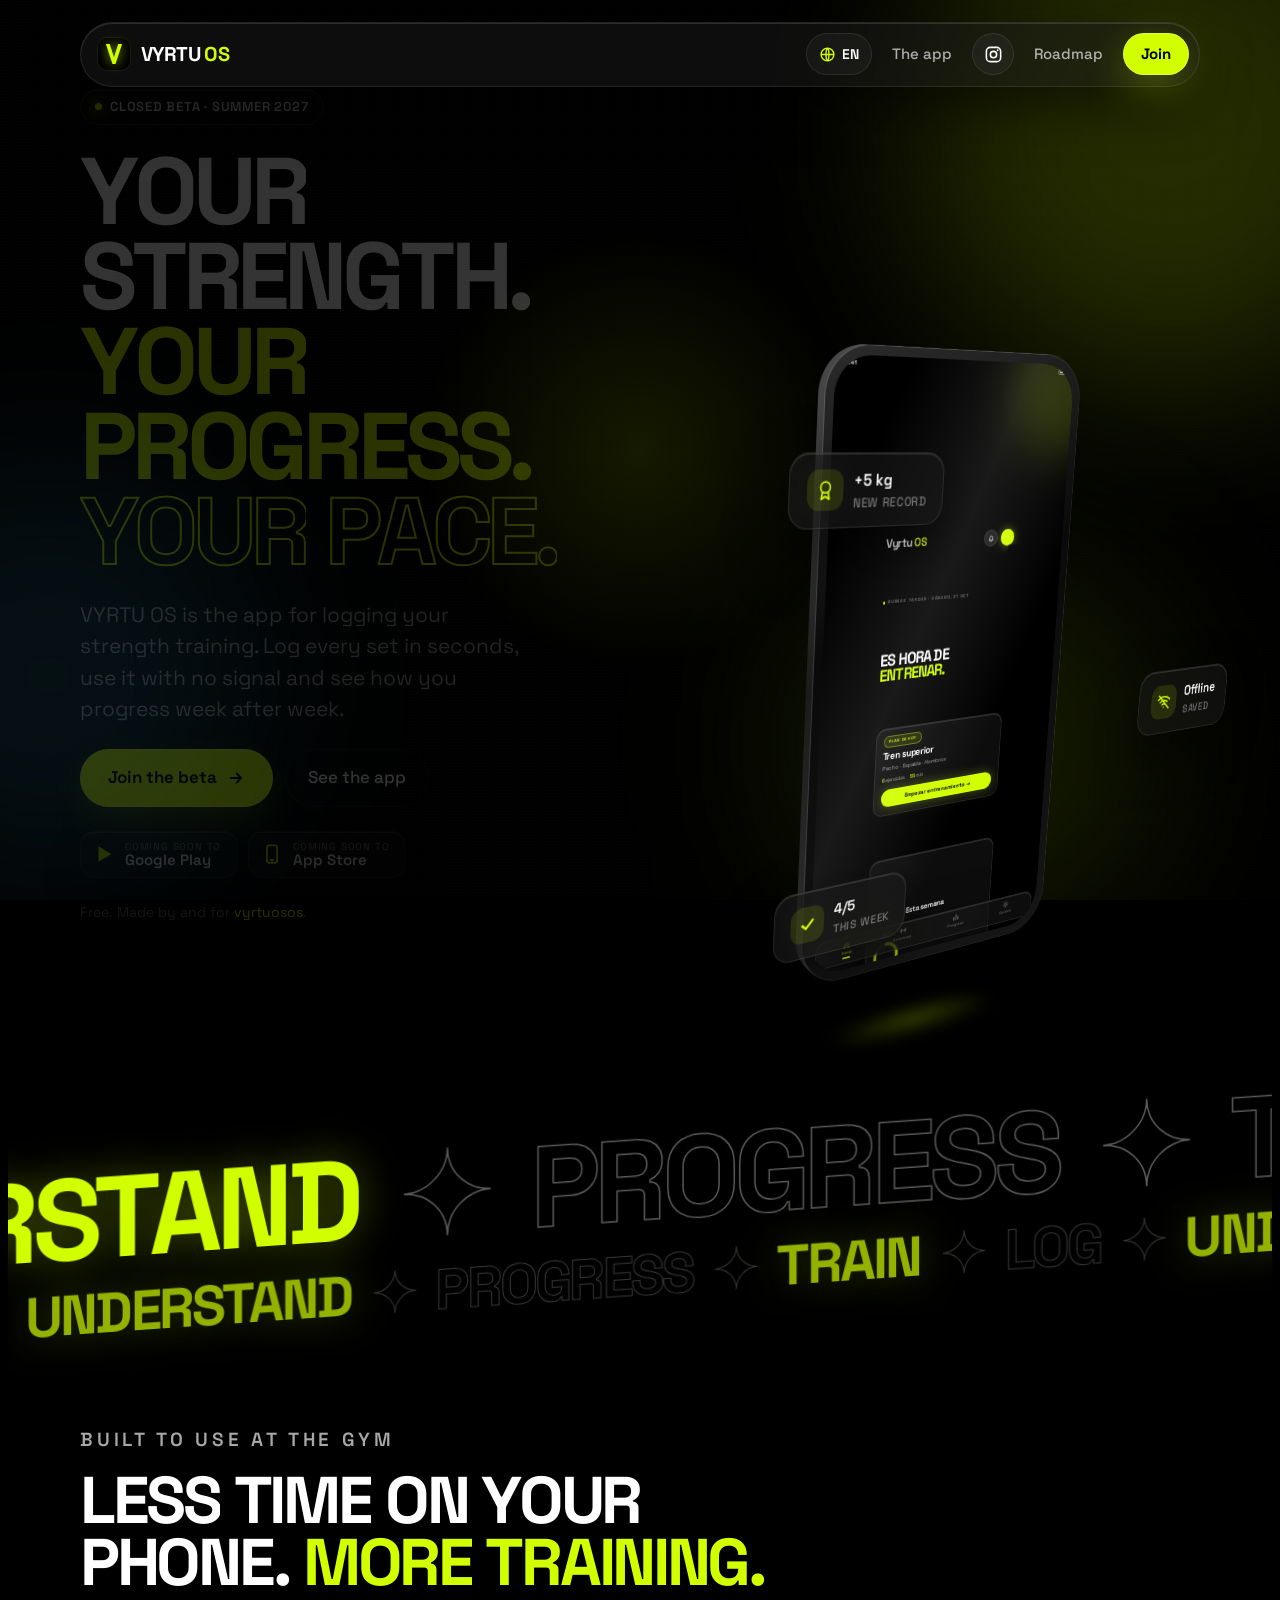
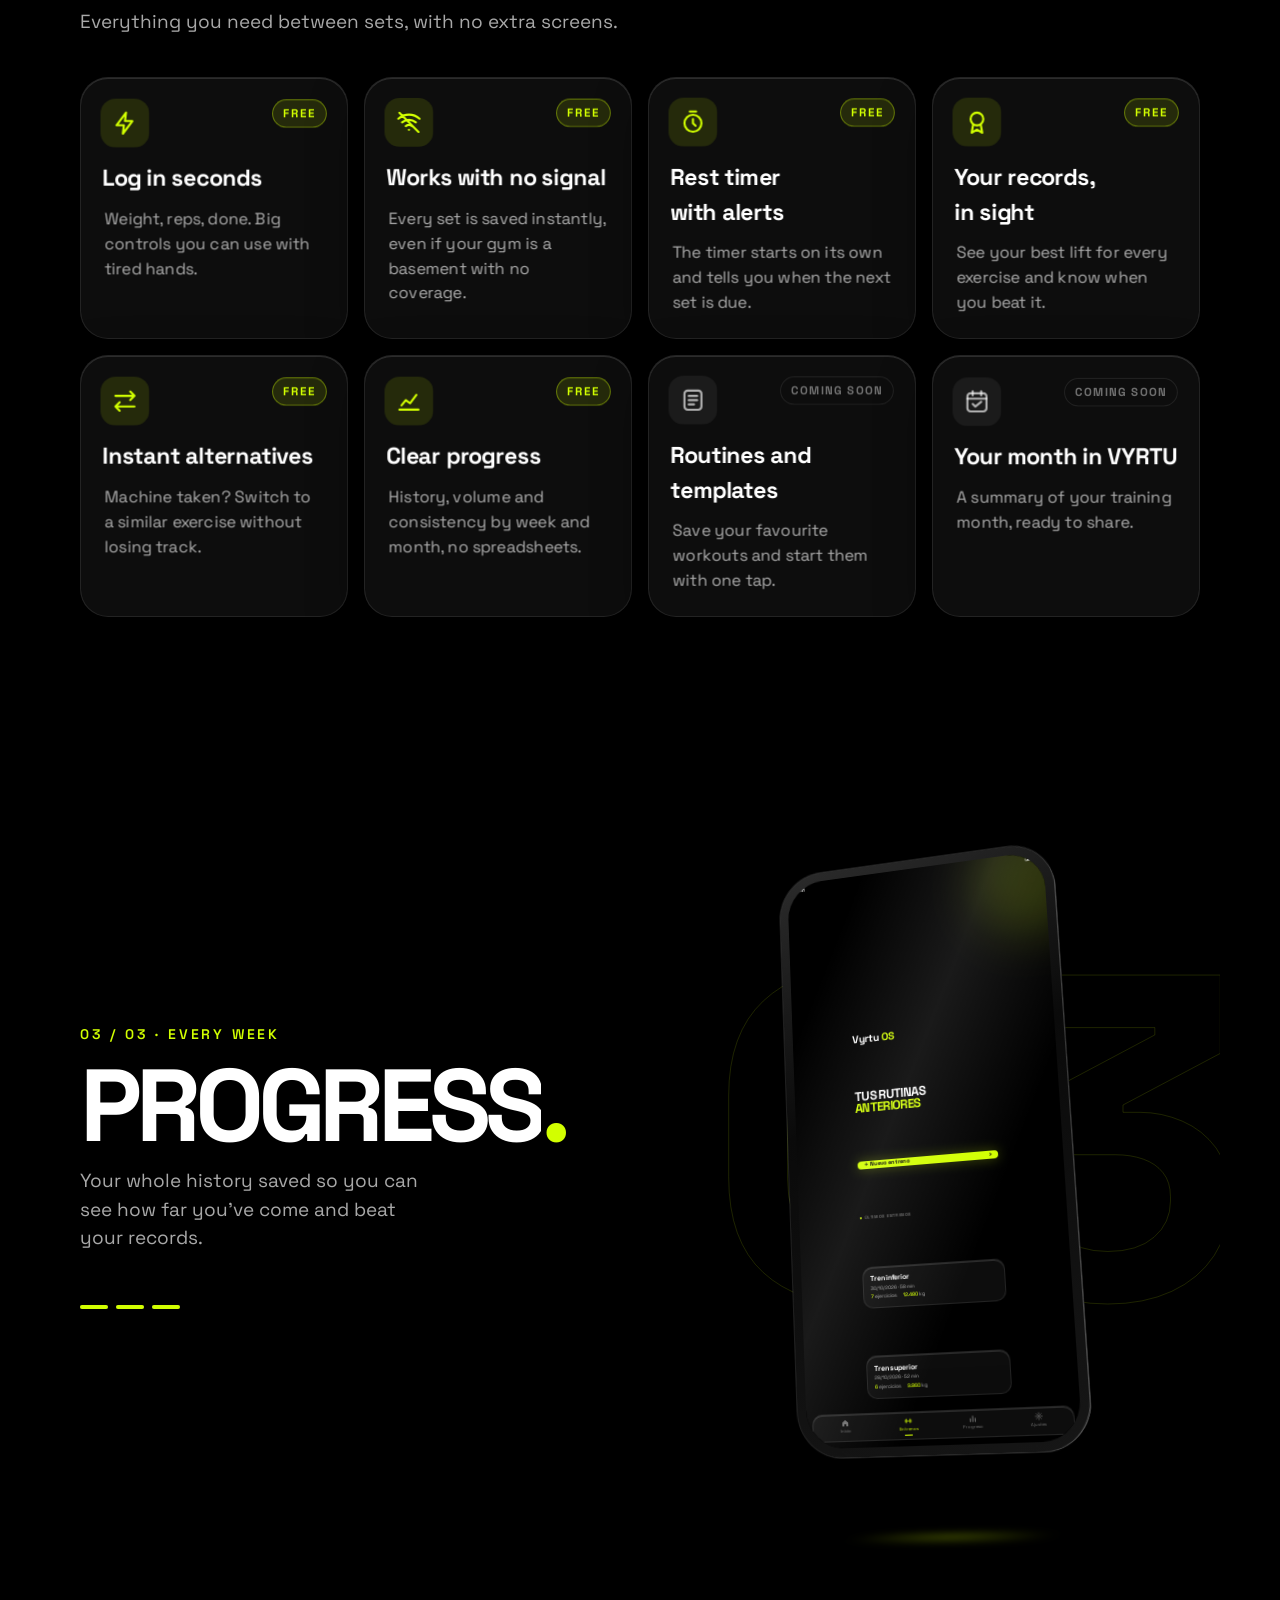
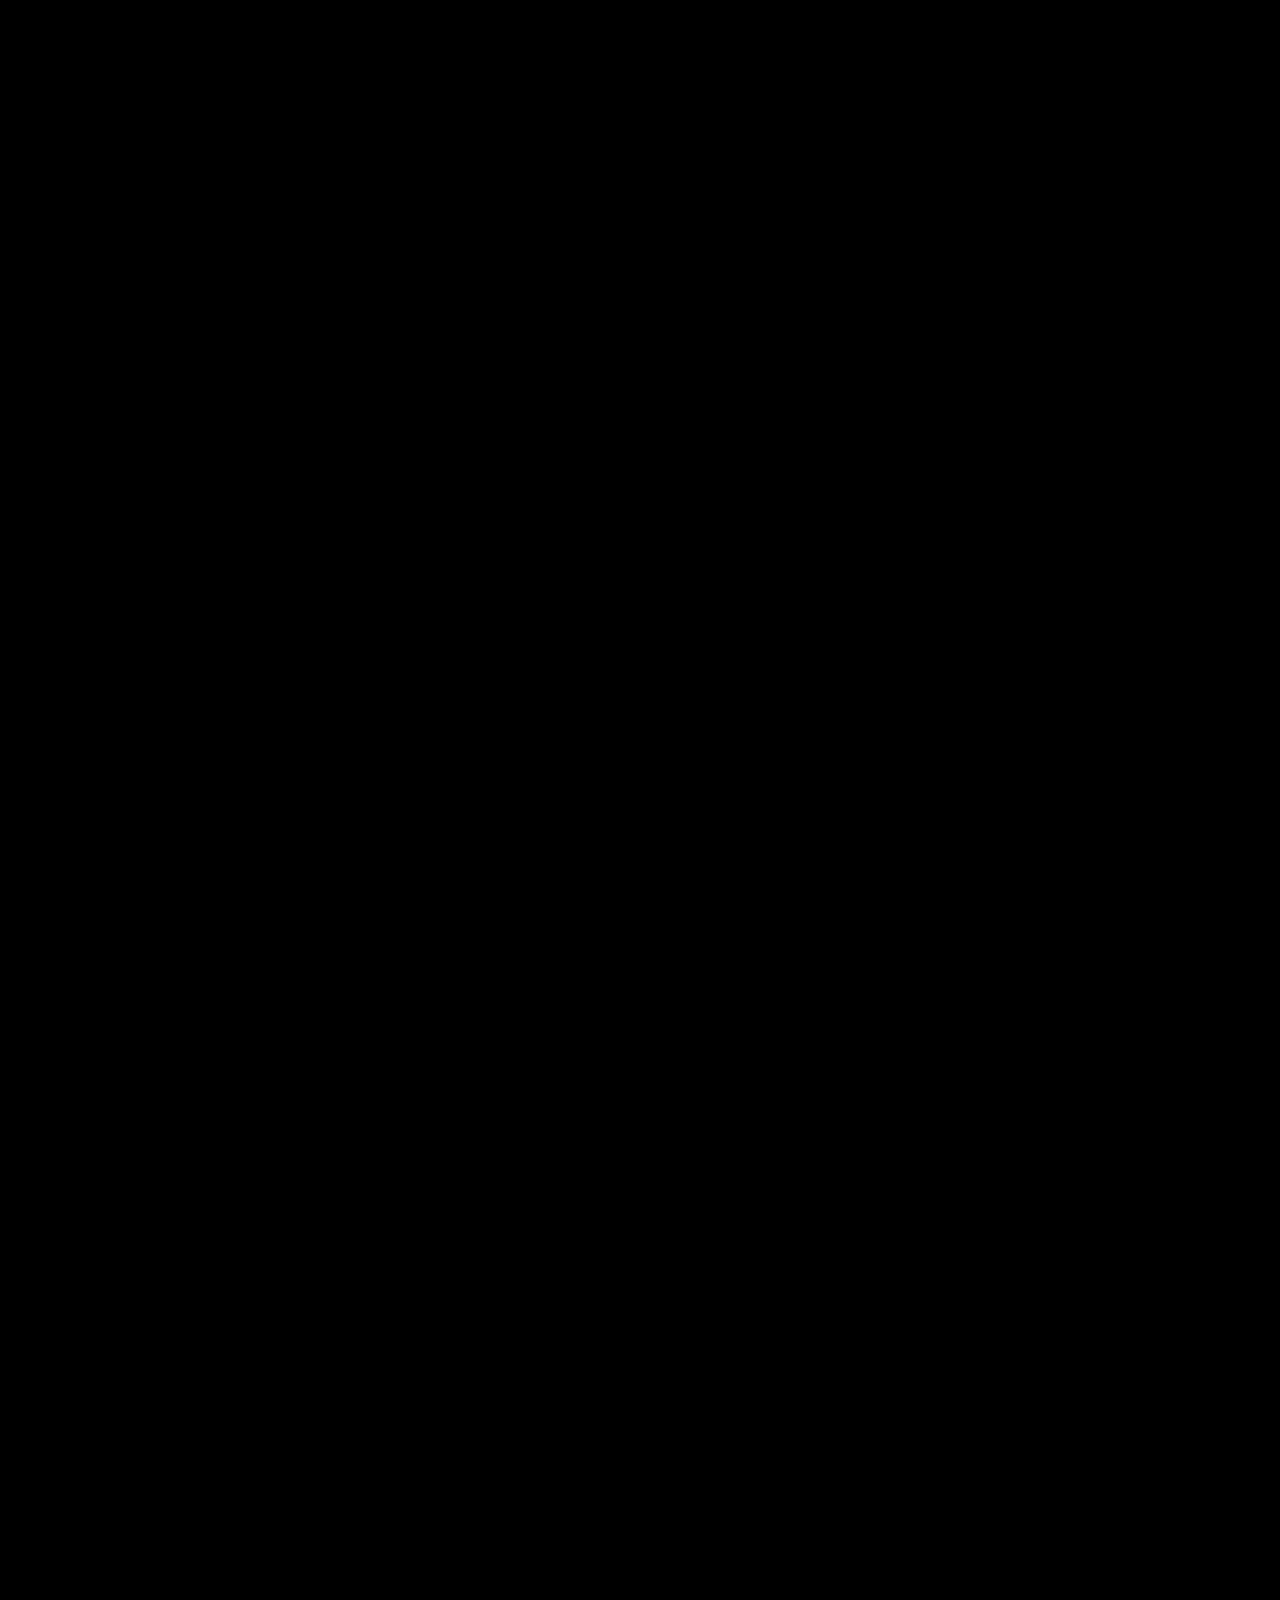
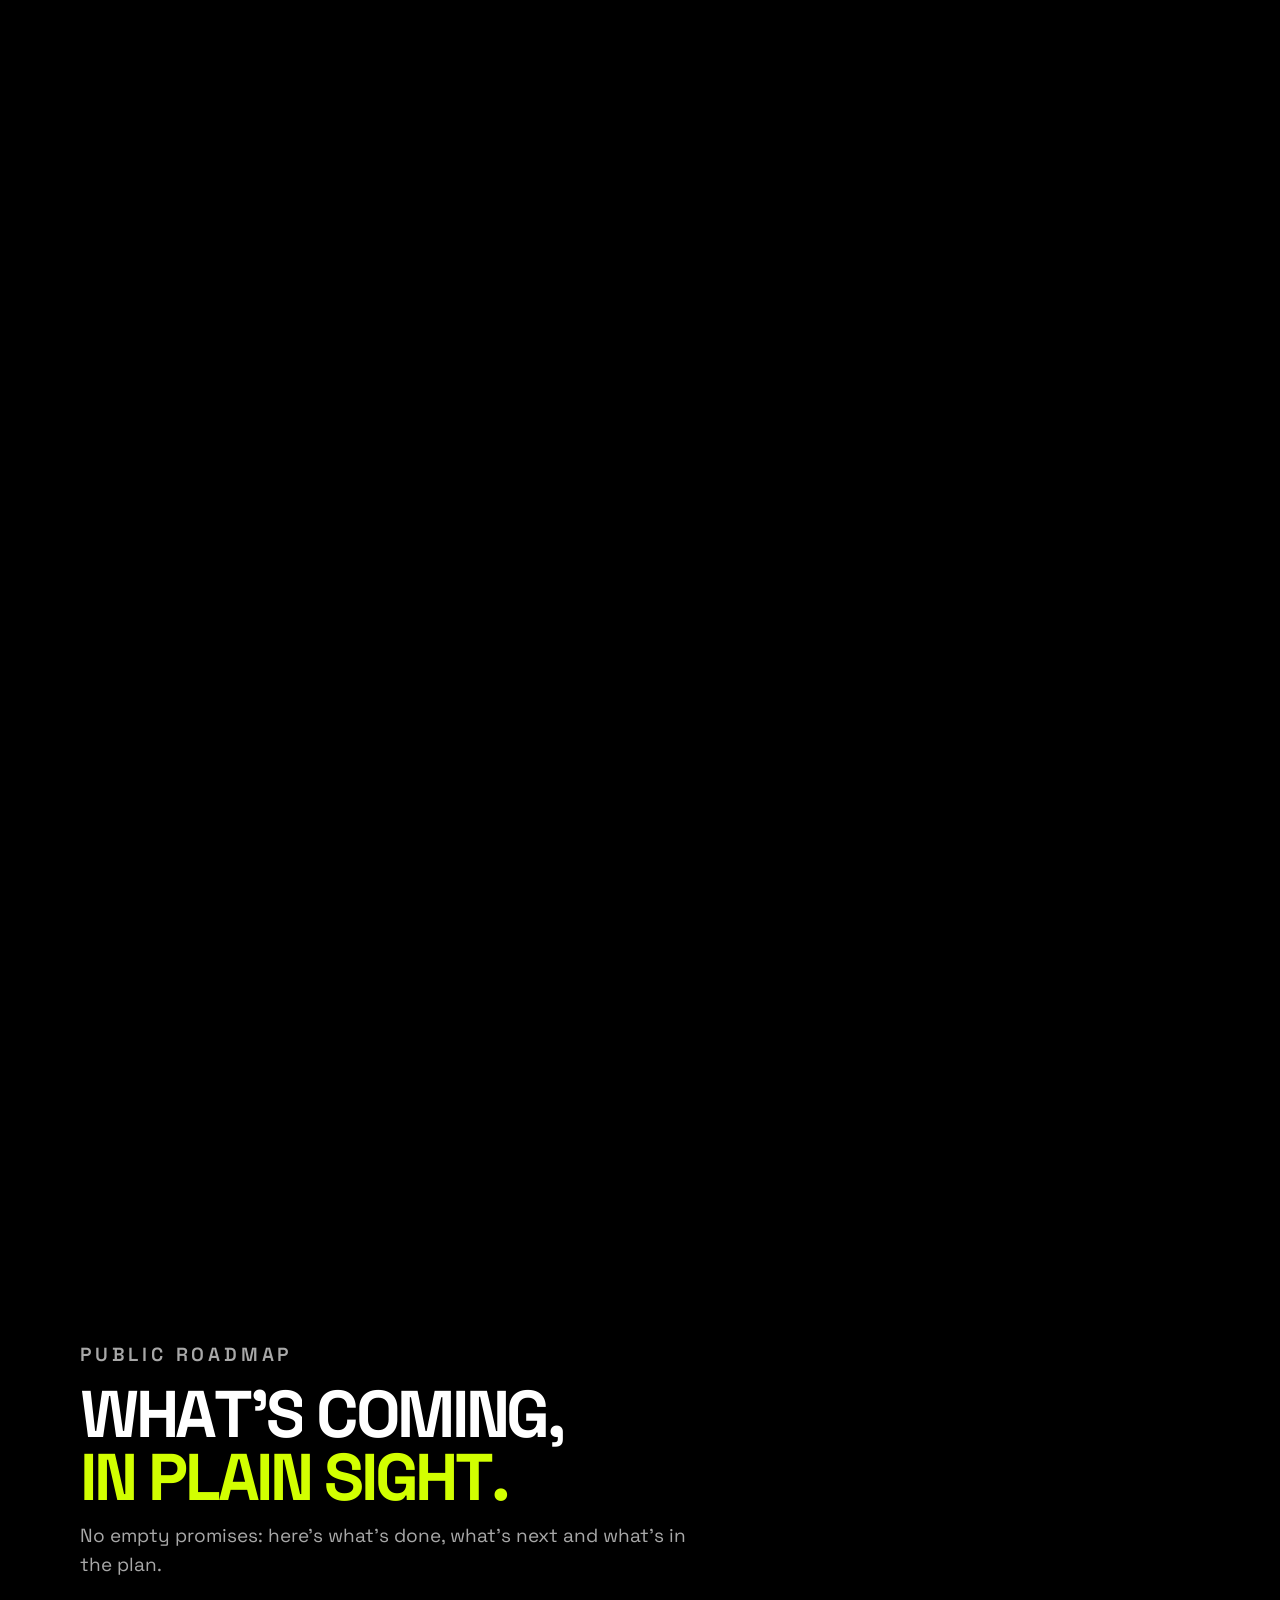
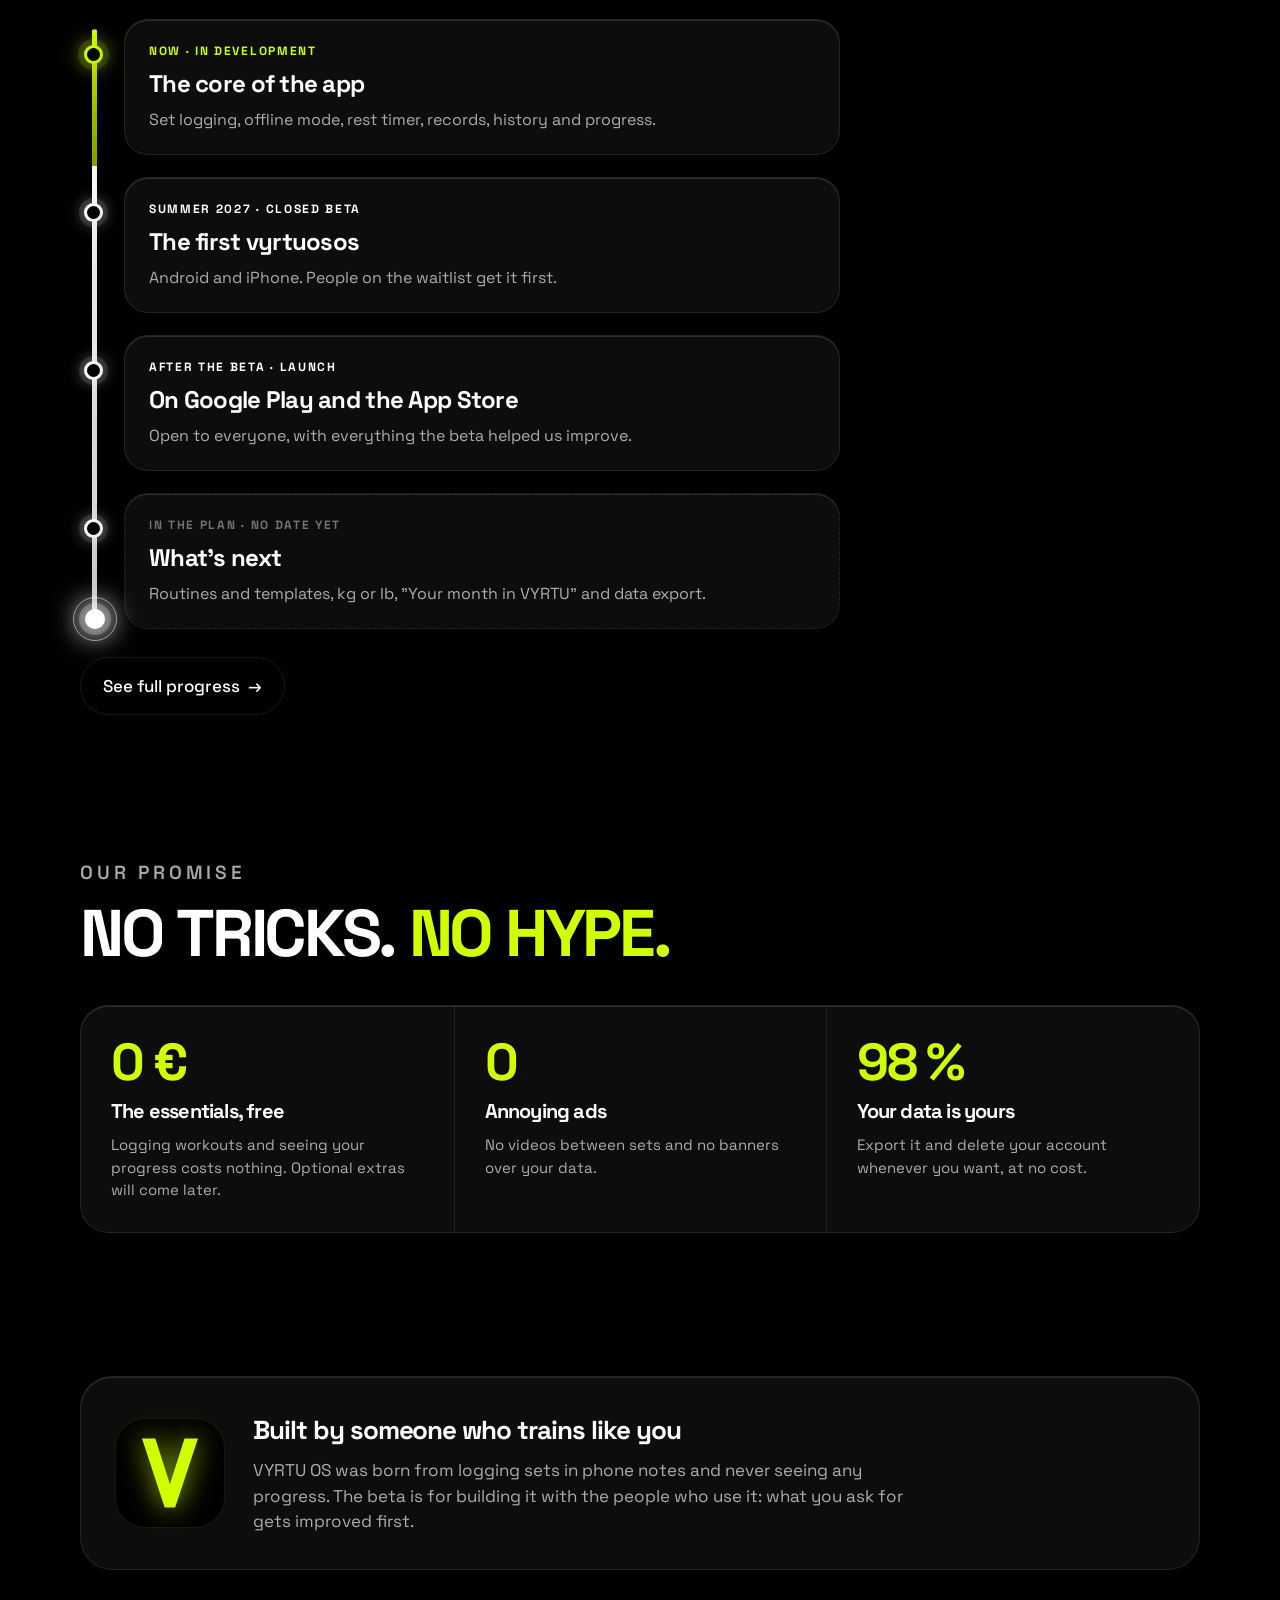
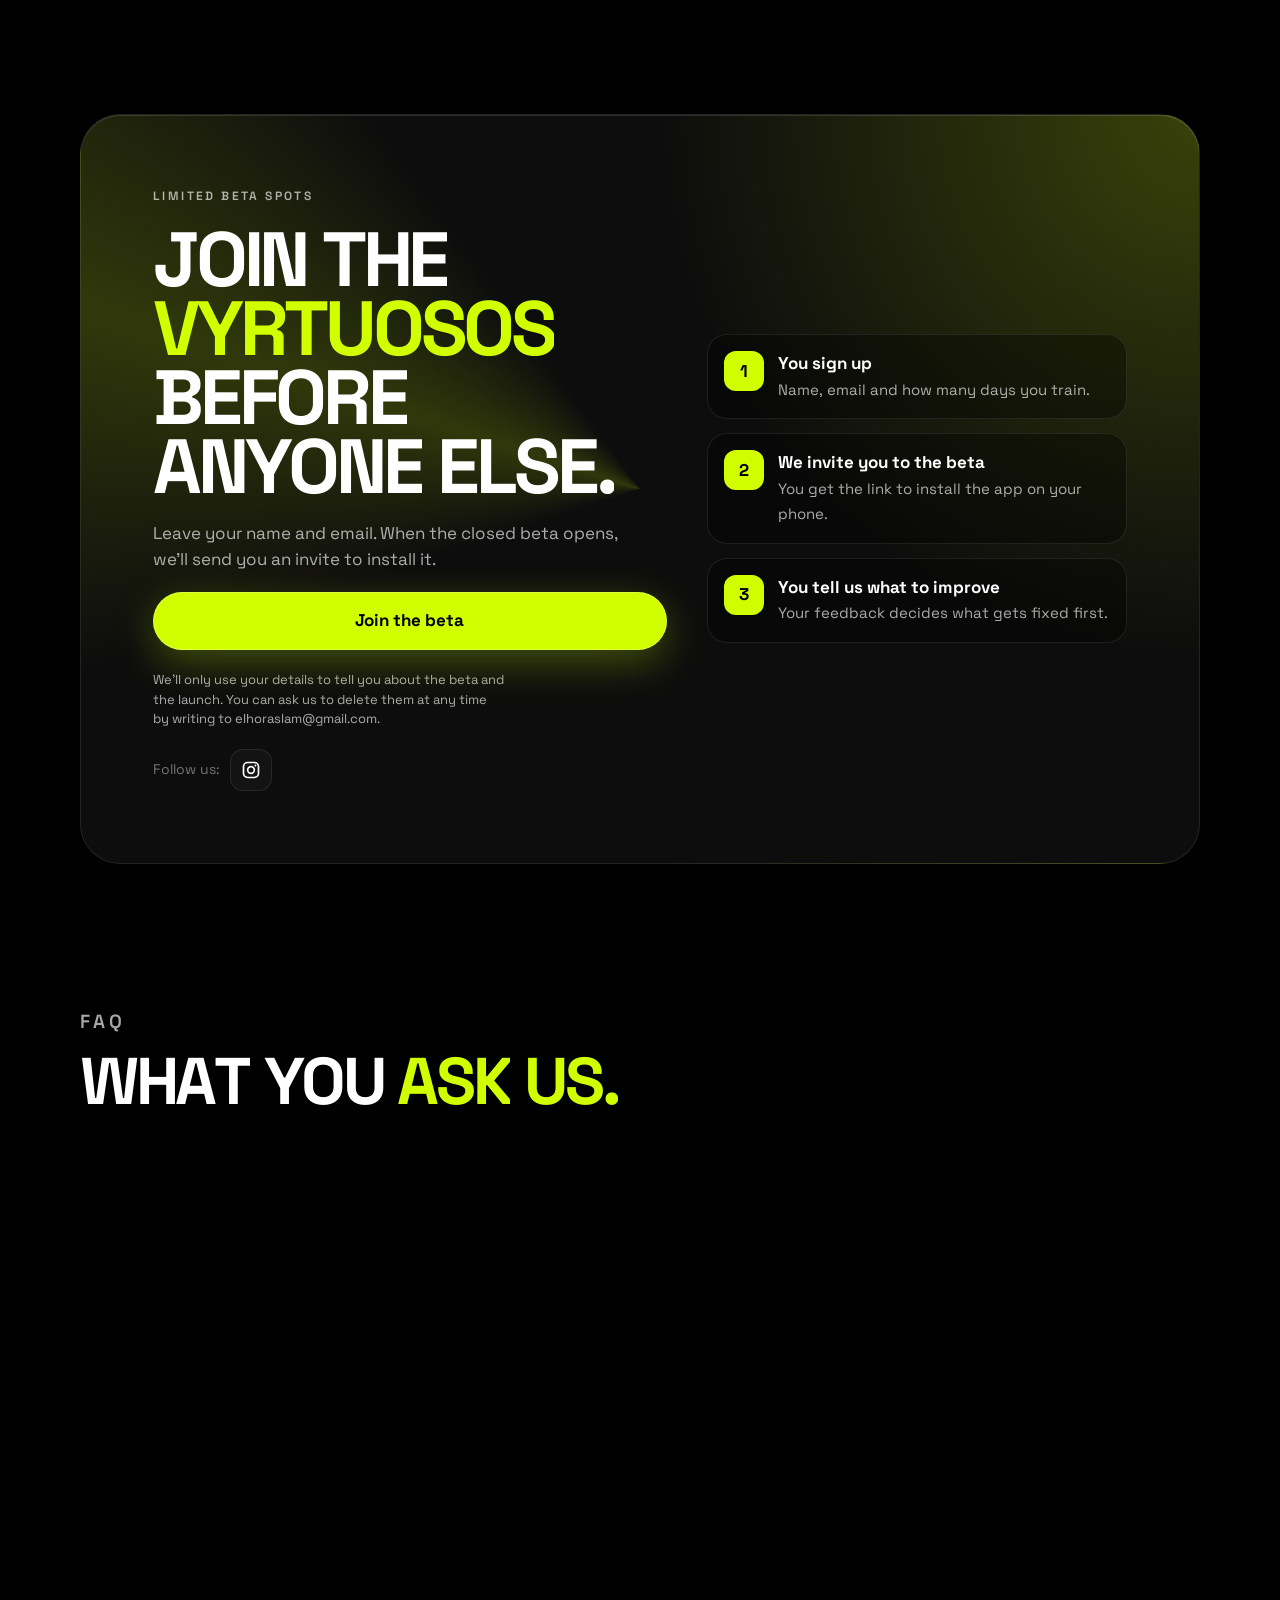
<file: index.html>
<!doctype html>
<html lang="es">
<head>
<meta charset="utf-8">
<meta name="viewport" content="width=device-width,initial-scale=1,viewport-fit=cover">
<title>VYRTU OS · Lista de espera</title>
<meta name="description" content="VYRTU OS: registra cada serie en segundos, incluso sin conexión, y mira cómo progresas. Apúntate a la beta.">
<meta name="theme-color" content="#000000">
<meta property="og:title" content="VYRTU OS · Es hora de entrenar.">
<meta property="og:description" content="La app para registrar tus entrenos de fuerza. Apúntate a la beta.">
<meta property="og:type" content="website">
<link rel="icon" href="data:image/svg+xml,%3Csvg xmlns='http://www.w3.org/2000/svg' viewBox='0 0 64 64'%3E%3Crect width='64' height='64' rx='14' fill='%23000'/%3E%3Cpolygon fill='%23D2FF00' points='14,12 24,12 32,38 40,12 50,12 37,52 27,52'/%3E%3C/svg%3E">
<link rel="preconnect" href="https://fonts.googleapis.com">
<link rel="preconnect" href="https://fonts.gstatic.com" crossorigin>
<link rel="stylesheet" href="https://fonts.googleapis.com/css2?family=Space+Grotesk:wght@400;500;600;700&display=swap">
<script>try{if(sessionStorage.getItem('vyrtu-wipe')){document.documentElement.classList.add('arrive');sessionStorage.removeItem('vyrtu-wipe')}}catch(e){}</script>
<link rel="stylesheet" href="styles.css">
<link rel="prefetch" href="progreso.html">
<script src="i18n.js" defer></script>
<script src="script.js" defer></script>
</head>
<body>
<div class="orbs" aria-hidden="true"><div class="orb a"></div><div class="orb b"></div><div class="orb c"></div></div>
<div class="grain" aria-hidden="true"></div>
<div class="spot" id="spot" aria-hidden="true"></div>
<div class="progress" id="progress" aria-hidden="true"></div>

<svg width="0" height="0" style="position:absolute" aria-hidden="true">
  <defs>
    <symbol id="v" viewBox="330 287 365 450"><polygon fill="#D2FF00" points="330,287 417,287 512,585 607,287 695,287 546,737 478,737"/></symbol>
    <symbol id="chk" viewBox="0 0 24 24"><path d="M5 12.5 10 17 19 7" fill="none" stroke="currentColor" stroke-width="3" stroke-linecap="round" stroke-linejoin="round"/></symbol>
    <symbol id="db" viewBox="0 0 24 24"><path d="M6.5 6.5v11M17.5 6.5v11M3.5 9v6M20.5 9v6M6.5 12h11" fill="none" stroke="currentColor" stroke-width="2" stroke-linecap="round"/></symbol>
    <symbol id="home" viewBox="0 0 24 24"><path d="M3 10.5 12 3l9 7.5V20a1 1 0 0 1-1 1h-5v-6H9v6H4a1 1 0 0 1-1-1z" fill="currentColor"/></symbol>
    <symbol id="chart" viewBox="0 0 24 24"><path d="M5 20V12M12 20V5M19 20v-9" fill="none" stroke="currentColor" stroke-width="3" stroke-linecap="round"/></symbol>
    <symbol id="gear" viewBox="0 0 24 24"><circle cx="12" cy="12" r="3.2" fill="none" stroke="currentColor" stroke-width="2"/><path d="M12 2.5v3M12 18.5v3M2.5 12h3M18.5 12h3M5.3 5.3l2.1 2.1M16.6 16.6l2.1 2.1M5.3 18.7l2.1-2.1M16.6 7.4l2.1-2.1" stroke="currentColor" stroke-width="2" stroke-linecap="round"/></symbol>
    <symbol id="bell" viewBox="0 0 24 24"><path d="M6 16V11a6 6 0 0 1 12 0v5l1.5 2h-15zM10 21h4" fill="none" stroke="currentColor" stroke-width="2" stroke-linecap="round" stroke-linejoin="round"/></symbol>
    <symbol id="trophy" viewBox="0 0 24 24"><circle cx="12" cy="9" r="6" fill="none" stroke="currentColor" stroke-width="2"/><path d="M8.5 14 7 22l5-3 5 3-1.5-8" fill="none" stroke="currentColor" stroke-width="2" stroke-linejoin="round"/></symbol>
    <symbol id="wifi" viewBox="0 0 24 24"><path d="M2 8.5a15 15 0 0 1 20 0M5.5 12a10 10 0 0 1 13 0M9 15.5a5 5 0 0 1 6 0M12 19h.01M3 3l18 18" fill="none" stroke="currentColor" stroke-width="2" stroke-linecap="round"/></symbol>
    <symbol id="ig" viewBox="0 0 24 24"><rect x="3" y="3" width="18" height="18" rx="5" fill="none" stroke="currentColor" stroke-width="2"/><circle cx="12" cy="12" r="4" fill="none" stroke="currentColor" stroke-width="2"/><circle cx="17.3" cy="6.7" r="1.2" fill="currentColor"/></symbol>
    <symbol id="tt" viewBox="0 0 24 24"><path d="M14 3v11.5a3.5 3.5 0 1 1-3.5-3.5M14 3c.5 2.6 2.4 4.4 5 4.6" fill="none" stroke="currentColor" stroke-width="2" stroke-linecap="round" stroke-linejoin="round"/></symbol>
  </defs>
</svg>

<!-- Trasera del móvil, se reutiliza en los dos teléfonos -->
<template id="backTpl">
  <div class="face back" aria-hidden="true">
    <div class="cam"><i></i><i></i><i></i></div>
    <svg class="back-logo" viewBox="330 287 365 450"><use href="#v"/></svg>
    <div class="back-name">VYRTU OS</div>
  </div>
</template>

<div class="page">
<header class="top">
  <div class="wrap">
    <div class="bar glass">
      <a class="brand" href="#inicio" aria-label="VYRTU OS, inicio">
        <span class="vmark"><svg aria-hidden="true"><use href="#v"/></svg></span>
        <span>VYRTU <span class="lima">OS</span></span>
      </a>
      <nav class="nav-r" aria-label="Secciones">
        <div class="lang" id="lang">
          <button class="lang-btn" id="langBtn" aria-haspopup="true" aria-expanded="false" aria-label="Idioma / Language">
            <svg viewBox="0 0 24 24" aria-hidden="true"><circle cx="12" cy="12" r="9" fill="none" stroke="currentColor" stroke-width="2"/><path d="M3 12h18M12 3c2.8 3 2.8 15 0 18M12 3c-2.8 3-2.8 15 0 18" fill="none" stroke="currentColor" stroke-width="2"/></svg>
            <span id="langCur">ES</span>
          </button>
          <ul class="lang-menu glass" id="langMenu" hidden>
            <li><button data-lang="es">Español</button></li>
            <li><button data-lang="en">English</button></li>
            <li><button data-lang="pt">Português</button></li>
            <li><button data-lang="it">Italiano</button></li>
          </ul>
        </div>
        <a data-i18n="nav.app" class="navlink" href="#app">La app</a>
        <a class="navico" data-ig href="https://www.instagram.com/vyrtu_os/" target="_blank" rel="noopener" aria-label="Instagram de VYRTU"><svg aria-hidden="true"><use href="#ig"/></svg></a>
        <a data-i18n="nav.road" class="navlink" href="progreso.html">Hoja de ruta</a>
        <a data-i18n="nav.join" class="btn sm" href="#apuntarse">Apuntarme</a>
      </nav>
    </div>
  </div>
</header>

<main id="inicio">
  <!-- HERO -->
  <div class="wrap hero">
    <div class="hero-copy" id="heroCopy">
      <span class="pill glass"><span class="dot"></span><span data-i18n="hero.pill" data-fx="scramble" data-delay="200">BETA CERRADA · VERANO 2027</span></span>
      <h1><span data-i18n="hero.l1" data-fx="rise" style="--d:150ms">Tu fuerza.</span><br><span data-i18n="hero.l2" data-fx="rise" class="lima" style="--d:400ms">Tu progreso.</span><br><span data-i18n="hero.l3" data-fx="rise" class="outline" style="--d:650ms">Tu ritmo.</span></h1>
      <p data-i18n="hero.lead" class="lead" data-fx="fade" style="--d:850ms">VYRTU OS es la app para registrar tus entrenos de fuerza. Apuntas cada serie en segundos, funciona sin cobertura y te enseña cómo progresas semana a semana.</p>
      <div class="ctas" data-fx="fade" style="--d:1000ms">
        <a class="btn" href="#apuntarse"><span data-i18n="cta">Apuntarme a la beta</span>
          <svg width="18" height="18" viewBox="0 0 24 24" fill="none" stroke="currentColor" stroke-width="2.4" stroke-linecap="round" stroke-linejoin="round" aria-hidden="true"><path d="M5 12h14M13 6l6 6-6 6"/></svg></a>
        <a data-i18n="hero.see" class="btn-ghost" href="#app">Ver la app</a>
      </div>
      <div class="stores" data-fx="fade" style="--d:1100ms">
        <span class="store glass" aria-disabled="true"><svg viewBox="0 0 24 24" aria-hidden="true"><path d="M6 3.5v17l14-8.5z" fill="currentColor"/></svg><span><small data-i18n="store.soon">Próximamente en</small>Google Play</span></span>
        <span class="store glass" aria-disabled="true"><svg viewBox="0 0 24 24" aria-hidden="true"><rect x="6.5" y="2.5" width="11" height="19" rx="2.5" fill="none" stroke="currentColor" stroke-width="2"/><path d="M10.5 18.5h3" stroke="currentColor" stroke-width="2" stroke-linecap="round"/></svg><span><small data-i18n="store.soon">Próximamente en</small>App Store</span></span>
      </div>
      <p data-i18n="hero.small" class="small" data-fx="fade" style="--d:1200ms">Gratis. Hecho por y para <span class="lima">vyrtuosos</span>.</p>
    </div>

    <div class="stage3d" data-fx="fade" style="--d:250ms">
      <div class="rig" id="heroRig">
        <div class="dev" data-back role="img" aria-label="Pantalla de inicio de VYRTU OS con el plan de hoy y el progreso de la semana">
          <div class="face front">
            <div class="scr" aria-hidden="true">
              <div class="island"></div>
              <div class="sb"><span>9:41</span><i></i></div>
              <div class="a-head">
                <span class="a-logo">Vyrtu <span class="lima">OS</span></span>
                <span class="a-icons"><span class="a-ic"><svg><use href="#bell"/></svg></span><span class="a-ic av">A</span></span>
              </div>
              <div class="a-eye">Buenas tardes · sábado, 31 oct</div>
              <div class="a-h">Es hora de<br><span class="lima">entrenar.</span></div>
              <div class="a-card glass">
                <span class="a-chip">PLAN DE HOY</span>
                <span class="a-t">Tren superior</span>
                <span class="a-sub">Pecho · Espalda · Hombros</span>
                <span class="a-meta"><span><b>6</b> ejercicios</span><span><b>55</b> min</span></span>
                <span class="a-btn">Empezar entrenamiento →</span>
              </div>
              <div class="a-card glass a-week">
                <div class="ring"><svg viewBox="0 0 100 100"><circle class="t" cx="50" cy="50" r="42"/><circle class="p" data-ring="0.8" cx="50" cy="50" r="42"/></svg><span class="num">4/5</span></div>
                <div><span class="a-t" style="font-size:5.4cqw">Esta semana</span><br><span class="a-sub" style="font-size:3.4cqw">Te queda 1 sesión para tu objetivo.</span></div>
                <div class="days">
                  <span><i></i>L</span><span class="on"><i><svg><use href="#chk"/></svg></i>M</span><span class="on"><i><svg><use href="#chk"/></svg></i>X</span><span><i></i>J</span><span class="on"><i><svg><use href="#chk"/></svg></i>V</span><span class="on"><i><svg><use href="#chk"/></svg></i>S</span><span><i></i>D</span>
                </div>
              </div>
              <div class="a-nav glass">
                <span class="on"><svg><use href="#home"/></svg>Inicio</span><span><svg><use href="#db"/></svg>Entrenos</span><span><svg><use href="#chart"/></svg>Progreso</span><span><svg><use href="#gear"/></svg>Ajustes</span>
              </div>
              <div class="glare"></div>
            </div>
          </div>
        </div>
        <div class="chip3d glass c1" aria-hidden="true"><span class="ico"><svg><use href="#trophy"/></svg></span><span data-i18n="chip1">+5 kg<small>NUEVO RÉCORD</small></span></div>
        <div class="chip3d glass c2" aria-hidden="true"><span class="ico"><svg><use href="#wifi"/></svg></span><span data-i18n="chip2">Sin conexión<small>GUARDADO</small></span></div>
        <div class="chip3d glass c3" aria-hidden="true"><span class="ico"><svg><use href="#chk"/></svg></span><span data-i18n="chip3">4/5<small>ESTA SEMANA</small></span></div>
        <div class="floor" aria-hidden="true"></div>
      </div>
    </div>
  </div>

  <!-- FRANJA -->
  <div class="marq" aria-hidden="true">
    <div class="mrow a" id="m1"></div>
    <div class="mrow b" id="m2"></div>
  </div>

  <!-- QUÉ HACE -->
  <section id="app">
    <div class="wrap">
      <div class="sec-head">
        <p data-i18n="feat.eye" class="eyebrow">Hecha para usarla en el gimnasio</p>
        <h2 data-i18n="feat.h" data-fx="rise" data-io>Menos tiempo con el móvil. <span class="lima">Más entreno.</span></h2>
        <p data-i18n="feat.p" data-fx="fade" data-io style="--d:200ms">Todo lo que necesitas entre serie y serie, sin pantallas de más.</p>
      </div>
      <div class="feats">
        <article class="feat glass" data-fx="flip" data-io><div class="feat-in"><span data-i18n="badge.free" class="badge">GRATIS</span>
          <span class="ic"><svg viewBox="0 0 24 24" fill="none" stroke="currentColor" stroke-width="2" stroke-linecap="round" stroke-linejoin="round" aria-hidden="true"><path d="M13 2 4 14h7l-1 8 9-12h-7z"/></svg></span>
          <h3 data-i18n="f1h">Registro en segundos</h3>
          <p data-i18n="f1p">Peso, repeticiones y listo. Controles grandes para usarla con las manos cansadas.</p>
        </div></article>
        <article class="feat glass" data-fx="flip" data-io style="--d:90ms"><div class="feat-in"><span data-i18n="badge.free" class="badge">GRATIS</span>
          <span class="ic"><svg aria-hidden="true"><use href="#wifi"/></svg></span>
          <h3 data-i18n="f2h">Funciona sin cobertura</h3>
          <p data-i18n="f2p">Guarda cada serie al momento, aunque el gimnasio sea un sótano sin señal.</p>
        </div></article>
        <article class="feat glass" data-fx="flip" data-io style="--d:180ms"><div class="feat-in"><span data-i18n="badge.free" class="badge">GRATIS</span>
          <span class="ic"><svg viewBox="0 0 24 24" fill="none" stroke="currentColor" stroke-width="2" stroke-linecap="round" stroke-linejoin="round" aria-hidden="true"><circle cx="12" cy="13" r="8"/><path d="M12 9v4l2.5 2.5M9 2h6"/></svg></span>
          <h3 data-i18n="f3h">Descansos con aviso</h3>
          <p data-i18n="f3p">El temporizador arranca solo y te avisa cuando toca la siguiente serie.</p>
        </div></article>
        <article class="feat glass" data-fx="flip" data-io><div class="feat-in"><span data-i18n="badge.free" class="badge">GRATIS</span>
          <span class="ic"><svg aria-hidden="true"><use href="#trophy"/></svg></span>
          <h3 data-i18n="f4h">Tus récords, a la vista</h3>
          <p data-i18n="f4p">Ves tu mejor marca de cada ejercicio y te enteras cuando la superas.</p>
        </div></article>
        <article class="feat glass" data-fx="flip" data-io style="--d:90ms"><div class="feat-in"><span data-i18n="badge.free" class="badge">GRATIS</span>
          <span class="ic"><svg viewBox="0 0 24 24" fill="none" stroke="currentColor" stroke-width="2" stroke-linecap="round" stroke-linejoin="round" aria-hidden="true"><path d="M17 3l4 4-4 4M3 7h18M7 21l-4-4 4-4M21 17H3"/></svg></span>
          <h3 data-i18n="f5h">Alternativas al momento</h3>
          <p data-i18n="f5p">¿Máquina ocupada? Cambia a un ejercicio parecido sin perder el hilo.</p>
        </div></article>
        <article class="feat glass" data-fx="flip" data-io style="--d:180ms"><div class="feat-in"><span data-i18n="badge.free" class="badge">GRATIS</span>
          <span class="ic"><svg viewBox="0 0 24 24" fill="none" stroke="currentColor" stroke-width="2" stroke-linecap="round" stroke-linejoin="round" aria-hidden="true"><path d="M3 20h18M5 16l4-5 4 3 6-8"/></svg></span>
          <h3 data-i18n="f6h">Progreso claro</h3>
          <p data-i18n="f6p">Historial, volumen y constancia por semana y por mes, sin hojas de cálculo.</p>
        </div></article>
        <article class="feat glass soon" data-fx="flip" data-io style="--d:90ms"><div class="feat-in"><span data-i18n="badge.soon" class="badge soon">PRÓXIMAMENTE</span>
          <span class="ic"><svg viewBox="0 0 24 24" fill="none" stroke="currentColor" stroke-width="2" stroke-linecap="round" stroke-linejoin="round" aria-hidden="true"><rect x="4" y="3" width="16" height="18" rx="3"/><path d="M8 8h8M8 12h8M8 16h5"/></svg></span>
          <h3 data-i18n="f7h">Rutinas y plantillas</h3>
          <p data-i18n="f7p">Guarda tus entrenos favoritos y empiézalos con un toque.</p>
        </div></article>
        <article class="feat glass soon" data-fx="flip" data-io style="--d:180ms"><div class="feat-in"><span data-i18n="badge.soon" class="badge soon">PRÓXIMAMENTE</span>
          <span class="ic"><svg viewBox="0 0 24 24" fill="none" stroke="currentColor" stroke-width="2" stroke-linecap="round" stroke-linejoin="round" aria-hidden="true"><rect x="3" y="4" width="18" height="17" rx="3"/><path d="M3 9h18M8 2v4M16 2v4M8 14l2.5 2.5L16 12"/></svg></span>
          <h3 data-i18n="f8h">Tu mes en VYRTU</h3>
          <p data-i18n="f8p">Un resumen de tu mes de entreno listo para compartir en redes.</p>
        </div></article>
      </div>
    </div>
  </section>

  <!-- HISTORIA FIJA EN 3D -->
  <section class="story3d" id="story" aria-label="Cómo funciona VYRTU OS">
    <div class="pin wrap">
      <div class="steps-txt">
        <div class="step on" data-step="0">
          <span data-i18n="s1k" class="k">01 / 03 · EN EL GIMNASIO</span>
          <h3 data-i18n="s1h" data-fx="rise">Registra<span class="lima">.</span></h3>
          <p data-i18n="s1p">Cada serie en segundos, con el tiempo, las series hechas y el volumen en directo.</p>
        </div>
        <div class="step" data-step="1">
          <span data-i18n="s2k" class="k">02 / 03 · AL TERMINAR</span>
          <h3 data-i18n="s2h" data-fx="rise">Entiende<span class="lima">.</span></h3>
          <p data-i18n="s2p">Constancia, volumen y qué músculos trabajas más, de un vistazo.</p>
        </div>
        <div class="step" data-step="2">
          <span data-i18n="s3k" class="k">03 / 03 · CADA SEMANA</span>
          <h3 data-i18n="s3h" data-fx="rise">Progresa<span class="lima">.</span></h3>
          <p data-i18n="s3p">Todo tu historial guardado para ver de dónde vienes y batir tus marcas.</p>
        </div>
        <div class="dots" style="position:absolute;bottom:0;left:0" aria-hidden="true"><i><b></b></i><i><b></b></i><i><b></b></i></div>
      </div>
      <div class="stage3d">
        <span class="bignum" id="bignum" aria-hidden="true">01</span>
        <div class="rig" id="storyRig">
          <div class="dev" data-back role="img" aria-label="Pantallas de VYRTU OS: entreno en vivo, progreso e historial">
            <div class="face front">
              <div class="screens" aria-hidden="true">
                <!-- Entreno en vivo -->
                <div class="scr on" style="padding-bottom:6cqw">
                  <div class="island"></div>
                  <div class="sb"><span>9:41</span><i></i></div>
                  <div class="a-head"><span class="a-logo">VYRTU <span class="lima">OS</span></span><span class="live">EN VIVO</span></div>
                  <div class="a-h" style="font-size:9.6cqw">Tren superior</div>
                  <div class="a-eye" style="letter-spacing:.1em">32 min · 3 ejercicios</div>
                  <div class="a-card glass w-stats">
                    <div class="ring w-ring"><svg viewBox="0 0 100 100"><circle class="t" cx="50" cy="50" r="42"/><circle class="p" data-ring="0.55" cx="50" cy="50" r="42"/></svg><span class="num"><span id="liveClock">32:14</span><small>TIEMPO</small></span></div>
                    <div class="kv"><span><b class="num">9</b><small>SERIES HECHAS</small></span><span><b class="num">4.820 kg</b><small>VOLUMEN TOTAL</small></span></div>
                  </div>
                  <div class="a-card glass">
                    <div class="ex"><span class="ex-ic"><svg><use href="#db"/></svg></span><div><div class="ex-n">Press banca</div><div class="a-sub" style="font-size:3.2cqw">pecho · tríceps · hombro</div></div></div>
                    <div class="sets">
                      <div class="srow h"><span>SET</span><span>REPS</span><span>KG</span><span>✓</span></div>
                      <div class="srow d"><span class="lima">1</span><span class="v">8</span><span class="v">80</span><span class="c"><svg><use href="#chk"/></svg></span></div>
                      <div class="srow d"><span class="lima">2</span><span class="v">8</span><span class="v">80</span><span class="c"><svg><use href="#chk"/></svg></span></div>
                      <div class="srow act"><span>3</span><span class="v">6</span><span class="v">85</span><span class="c"></span></div>
                    </div>
                  </div>
                  <div class="glare"></div>
                </div>
                <!-- Progreso -->
                <div class="scr">
                  <div class="island"></div>
                  <div class="sb"><span>9:41</span><i></i></div>
                  <div><div class="a-logo" style="font-size:8.6cqw">Progreso</div><div class="a-sub" style="font-size:3.6cqw">Tu esfuerzo, en datos.</div></div>
                  <div class="tabs"><span class="on">Resumen</span><span>Semanal</span><span>Mensual</span></div>
                  <div class="a-card glass w-stats">
                    <div class="ring" style="width:24cqw;height:24cqw"><svg viewBox="0 0 100 100"><circle class="t" cx="50" cy="50" r="42"/><circle class="p" data-ring="0.8" cx="50" cy="50" r="42"/></svg><span class="num" style="font-size:5.2cqw">80 %</span></div>
                    <div><span class="a-t" style="font-size:5cqw">Casi lo tienes</span><br><span class="a-sub" style="font-size:3.3cqw">4 de 5 sesiones esta semana.</span></div>
                  </div>
                  <div class="grid2">
                    <div class="mini glass"><small>Entrenos</small><b class="num">18</b><em>este mes</em></div>
                    <div class="mini glass"><small>Volumen</small><b class="num">86.420 kg</b><em>+6 % vs. mes ant.</em></div>
                    <div class="mini glass"><small>Tiempo activo</small><b class="num">15 h 40</b><em>este mes</em></div>
                    <div class="mini glass"><small>Racha</small><b class="num">5 días</b><em>sigue así</em></div>
                  </div>
                  <div class="a-card glass areas">
                    <span class="a-eye" style="letter-spacing:.14em">Áreas de enfoque</span>
                    <div class="area"><span>Pecho</span><span class="bar-t"><i style="width:32%"></i></span><span>32 %</span></div>
                    <div class="area"><span>Espalda</span><span class="bar-t"><i style="width:28%"></i></span><span>28 %</span></div>
                    <div class="area"><span>Piernas</span><span class="bar-t"><i style="width:26%"></i></span><span>26 %</span></div>
                  </div>
                  <div class="a-nav glass">
                    <span><svg><use href="#home"/></svg>Inicio</span><span><svg><use href="#db"/></svg>Entrenos</span><span class="on"><svg><use href="#chart"/></svg>Progreso</span><span><svg><use href="#gear"/></svg>Ajustes</span>
                  </div>
                  <div class="glare"></div>
                </div>
                <!-- Historial -->
                <div class="scr">
                  <div class="island"></div>
                  <div class="sb"><span>9:41</span><i></i></div>
                  <span class="a-logo">Vyrtu <span class="lima">OS</span></span>
                  <div class="a-h" style="font-size:9cqw">Tus rutinas<br><span class="lima">anteriores</span></div>
                  <span class="a-btn" style="border-radius:5cqw;justify-content:space-between;padding:0 4cqw">＋ Nuevo entreno <span>›</span></span>
                  <div class="a-eye" style="letter-spacing:.14em">Últimos entrenos</div>
                  <div class="a-card glass" style="gap:1.4cqw"><span class="a-t" style="font-size:5cqw">Tren inferior</span><span class="a-sub" style="font-size:3.3cqw">30/10/2026 · 58 min</span><span class="a-meta"><span><b>7</b> ejercicios</span><span><b>12.480</b> kg</span></span></div>
                  <div class="a-card glass" style="gap:1.4cqw"><span class="a-t" style="font-size:5cqw">Tren superior</span><span class="a-sub" style="font-size:3.3cqw">28/10/2026 · 52 min</span><span class="a-meta"><span><b>6</b> ejercicios</span><span><b>9.860</b> kg</span></span></div>
                  <div class="a-card glass" style="gap:1.4cqw"><span class="a-t" style="font-size:5cqw">Full body</span><span class="a-sub" style="font-size:3.3cqw">26/10/2026 · 47 min</span><span class="a-meta"><span><b>5</b> ejercicios</span><span><b>8.120</b> kg</span></span></div>
                  <div class="a-nav glass">
                    <span><svg><use href="#home"/></svg>Inicio</span><span class="on"><svg><use href="#db"/></svg>Entrenos</span><span><svg><use href="#chart"/></svg>Progreso</span><span><svg><use href="#gear"/></svg>Ajustes</span>
                  </div>
                  <div class="glare"></div>
                </div>
              </div>
            </div>
          </div>
          <div class="floor" aria-hidden="true"></div>
        </div>
      </div>
    </div>
  </section>

  <!-- HOJA DE RUTA -->
  <section id="roadmap">
    <div class="wrap">
      <div class="sec-head">
        <p data-i18n="road.eye" class="eyebrow">Hoja de ruta pública</p>
        <h2 data-i18n="road.h" data-fx="rise" data-io>Lo que viene, <span class="lima">a la vista.</span></h2>
        <p data-i18n="road.p" data-fx="fade" data-io style="--d:200ms">Sin promesas en el aire: esto es lo que hay, lo que llega y lo que está en el plan.</p>
      </div>
      <ol class="road" id="road">
        <li class="road-line" aria-hidden="true"><b id="roadFill"></b></li>
        <li class="hito now">
          <span class="hdot" aria-hidden="true"></span>
          <div class="hcard glass" data-fx="flip" data-io>
            <span data-i18n="r1w" class="hwhen">Ahora · En desarrollo</span>
            <h3 data-i18n="r1h">La base de la app</h3>
            <p data-i18n="r1p">Registro de series, funciona sin conexión, descansos, récords, historial y progreso.</p>
          </div>
        </li>
        <li class="hito next">
          <span class="hdot" aria-hidden="true"></span>
          <div class="hcard glass" data-fx="flip" data-io>
            <span data-i18n="r2w" class="hwhen">Verano 2027 · Beta cerrada</span>
            <h3 data-i18n="r2h">Los primeros vyrtuosos</h3>
            <p data-i18n="r2p">Android y iPhone. La reciben primero los que estén en la lista de espera.</p>
          </div>
        </li>
        <li class="hito next">
          <span class="hdot" aria-hidden="true"></span>
          <div class="hcard glass" data-fx="flip" data-io>
            <span data-i18n="r3w" class="hwhen">Después de la beta · Lanzamiento</span>
            <h3 data-i18n="r3h">En Google Play y App Store</h3>
            <p data-i18n="r3p">Abierta para todo el mundo, con lo que hayamos mejorado gracias a la beta.</p>
          </div>
        </li>
        <li class="hito plan">
          <span class="hdot" aria-hidden="true"></span>
          <div class="hcard glass" data-fx="flip" data-io>
            <span data-i18n="r4w" class="hwhen">En el plan · Sin fecha</span>
            <h3 data-i18n="r4h">Lo siguiente</h3>
            <p data-i18n="r4p">Rutinas y plantillas, kg o lb, "Tu mes en VYRTU" y exportar tus datos.</p>
          </div>
        </li>
      </ol>
      <a class="btn-ghost road-more" href="progreso.html" data-fx="fade" data-io><span data-i18n="road.more">Ver todo el progreso</span> →</a>
    </div>
  </section>

  <!-- COMPROMISOS -->
  <section>
    <div class="wrap">
      <div class="sec-head">
        <p data-i18n="pr.eye" class="eyebrow">Lo que te prometemos</p>
        <h2 data-io data-sweep><span data-i18n="pr.h1" class="sweep" data-fx="rise">Sin trampas.</span> <span data-i18n="pr.h2" class="lima sweep" data-fx="rise" style="--d:250ms">Sin humo.</span></h2>
      </div>
      <div class="promises glass" data-fx="flip" data-io>
        <div class="promise"><b><span data-count="0">0</span> €</b><h3 data-i18n="p1h">Lo esencial, gratis</h3><p data-i18n="p1p">Registrar entrenos y ver tu progreso no cuesta nada. Habrá funciones extra opcionales más adelante.</p></div>
        <div class="promise"><b data-count="0">0</b><h3 data-i18n="p2h">Anuncios que molesten</h3><p data-i18n="p2p">Nada de vídeos entre series ni banners encima de tus datos.</p></div>
        <div class="promise"><b><span data-count="100">100</span> %</b><h3 data-i18n="p3h">Tus datos son tuyos</h3><p data-i18n="p3p">Podrás exportarlos y borrar tu cuenta cuando quieras, sin pagar nada.</p></div>
      </div>
    </div>
  </section>

  <!-- HISTORIA -->
  <section>
    <div class="wrap">
      <div class="story glass" data-fx="flip" data-io>
        <div class="vbig"><svg style="width:56px;height:70px" aria-hidden="true"><use href="#v"/></svg></div>
        <div>
          <h3 data-i18n="story.h">La está creando alguien que entrena como tú</h3>
          <p data-i18n="story.p">VYRTU OS nace de apuntar series en notas del móvil y no ver nunca el progreso. La beta sirve para construirla con la gente que la usa: lo que pidáis es lo que se mejora primero.</p>
        </div>
      </div>
    </div>
  </section>

  <!-- APUNTARSE -->
  <section id="apuntarse">
    <div class="wrap">
      <div class="join glass">
        <div class="join-copy">
          <p data-i18n="join.eye" class="eyebrow">Plazas limitadas en la beta</p>
          <h2 data-i18n="join.h" data-fx="rise" data-io>Únete a los <span class="lima">vyrtuosos</span> antes que nadie.</h2>
          <p data-i18n="join.p">Déjanos tu nombre y tu email. Cuando abra la beta cerrada te mandamos la invitación para instalarla.</p>
          <a data-i18n="cta" class="btn" id="joinBtn" href="https://tally.so/r/DqBe55" target="_blank" rel="noopener">Apuntarme a la beta</a>
          <p data-i18n="legal" class="legal">Solo usaremos tus datos para avisarte de la beta y del lanzamiento. Puedes pedir que los borremos cuando quieras escribiendo a elhoraslam@gmail.com.</p>
          <div class="social" data-social hidden><span data-i18n="follow" class="small">Síguenos:</span></div>
        </div>
        <ol class="steps">
          <li data-fx="fade" data-io><div><b data-i18n="st1b">Te apuntas</b><span data-i18n="st1s">Nombre, email y cuántos días entrenas.</span></div></li>
          <li data-fx="fade" data-io style="--d:120ms"><div><b data-i18n="st2b">Te invitamos a la beta</b><span data-i18n="st2s">Recibes el enlace para instalar la app en tu móvil.</span></div></li>
          <li data-fx="fade" data-io style="--d:240ms"><div><b data-i18n="st3b">Nos cuentas qué mejorar</b><span data-i18n="st3s">Tu feedback decide qué se arregla primero.</span></div></li>
        </ol>
      </div>
    </div>
  </section>

  <!-- FAQ -->
  <section>
    <div class="wrap">
      <div class="sec-head"><p data-i18n="faq.eye" class="eyebrow">Preguntas frecuentes</p><h2 data-i18n="faq.h" data-fx="rise" data-io>Lo que nos <span class="lima">preguntáis.</span></h2></div>
      <div class="faq">
        <details class="glass"><summary data-i18n="q1">¿Cuánto cuesta?</summary><p data-i18n="a1">Lo esencial es gratis: registrar tus entrenos, tu historial y tu progreso. Más adelante habrá funciones avanzadas opcionales, y siempre podrás seguir usando la versión gratis.</p></details>
        <details class="glass"><summary data-i18n="q2">¿Está para Android y iPhone?</summary><p data-i18n="a2">Sí. VYRTU OS estará disponible para Android y para iPhone.</p></details>
        <details class="glass"><summary data-i18n="q3">¿Cuándo sale?</summary><p data-i18n="a3">La beta cerrada abre en verano de 2027. Los apuntados la reciben primero.</p></details>
        <details class="glass"><summary data-i18n="q4">¿Necesito internet en el gimnasio?</summary><p data-i18n="a4">No. Puedes registrar el entreno sin conexión y se sincroniza cuando vuelvas a tener señal.</p></details>
        <details class="glass"><summary data-i18n="q5">¿Qué hacéis con mis datos?</summary><p data-i18n="a5">Los usamos solo para que la app funcione. No los vendemos. Podrás exportarlos y borrar tu cuenta desde la app.</p></details>
      </div>
    </div>
  </section>
</main>

<footer>
  <div class="wrap foot">
    <span data-i18n="foot">© 2026 VYRTU · Hecho por y para vyrtuosos</span>
    <div class="social" data-social hidden></div>
    <a data-i18n="top" href="#inicio" style="text-decoration:none">Volver arriba ↑</a>
  </div>
</footer>
</div>
</body>
</html>
</file>
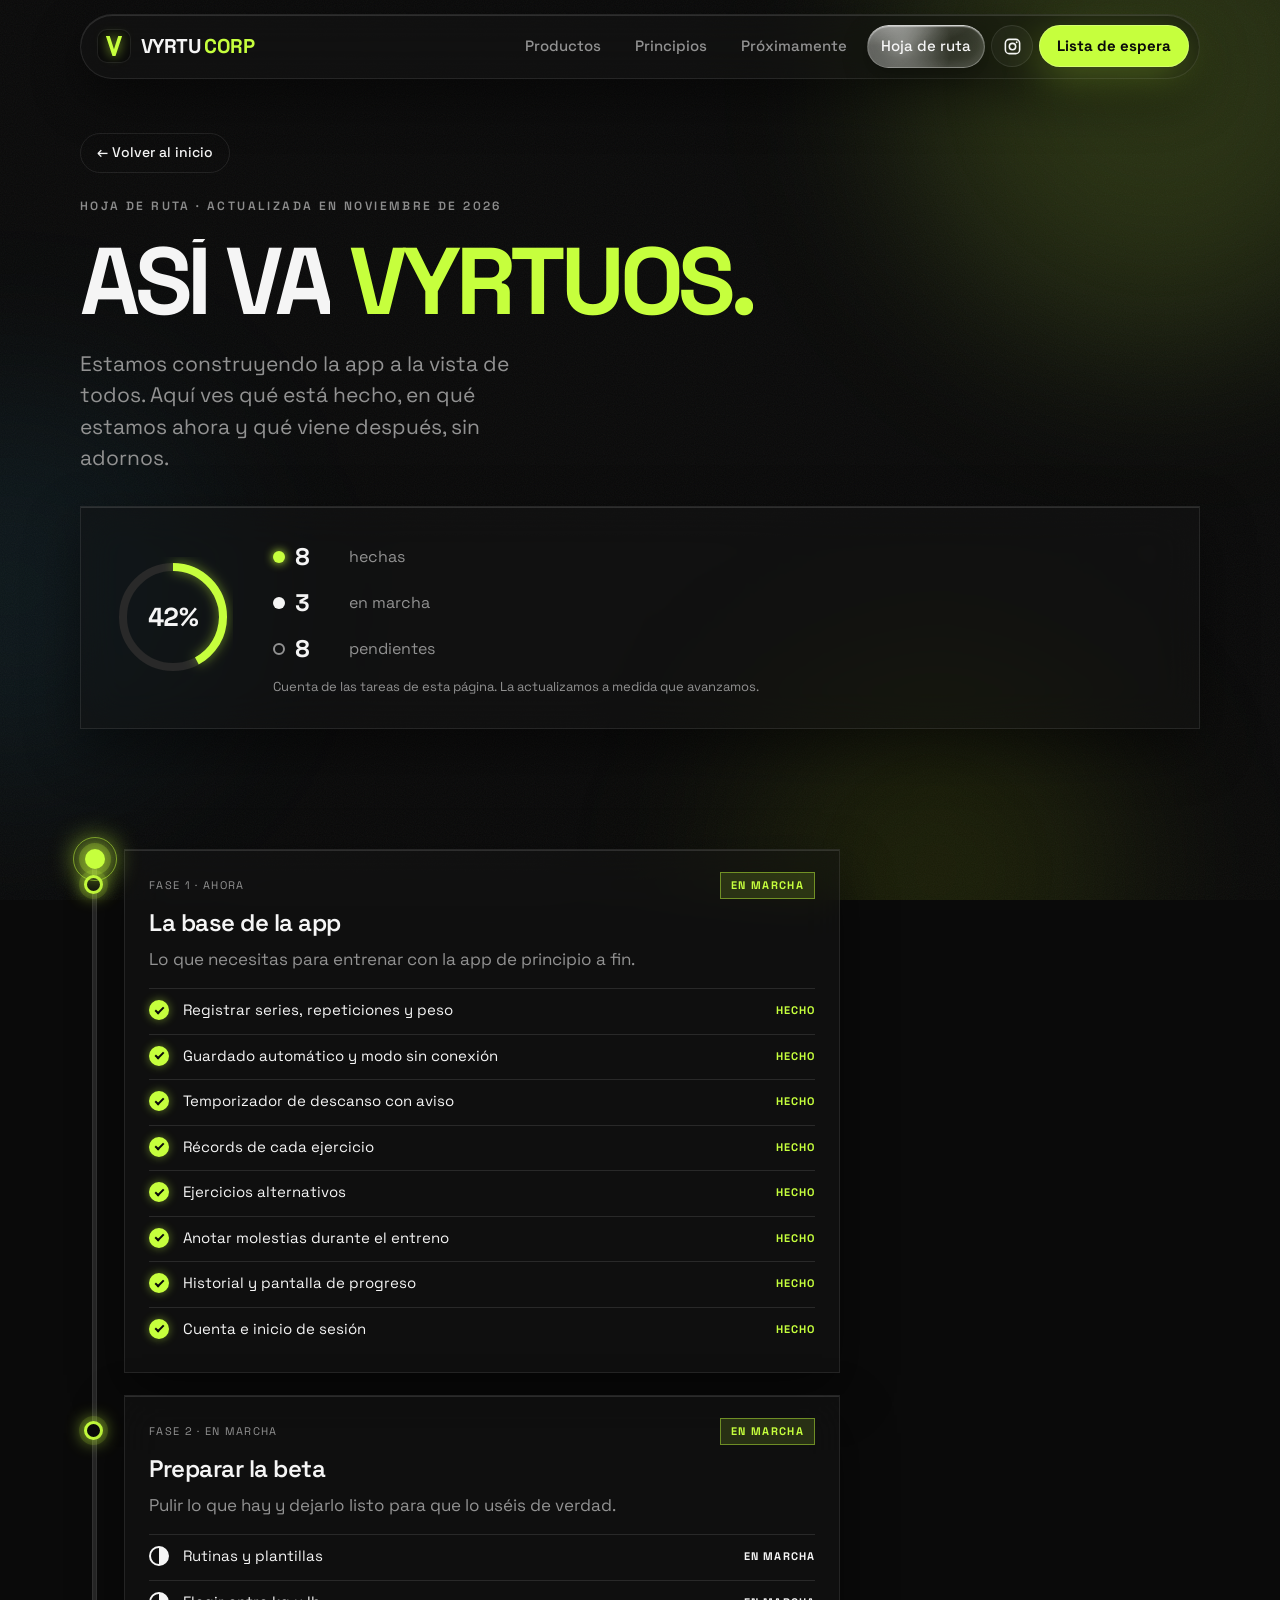
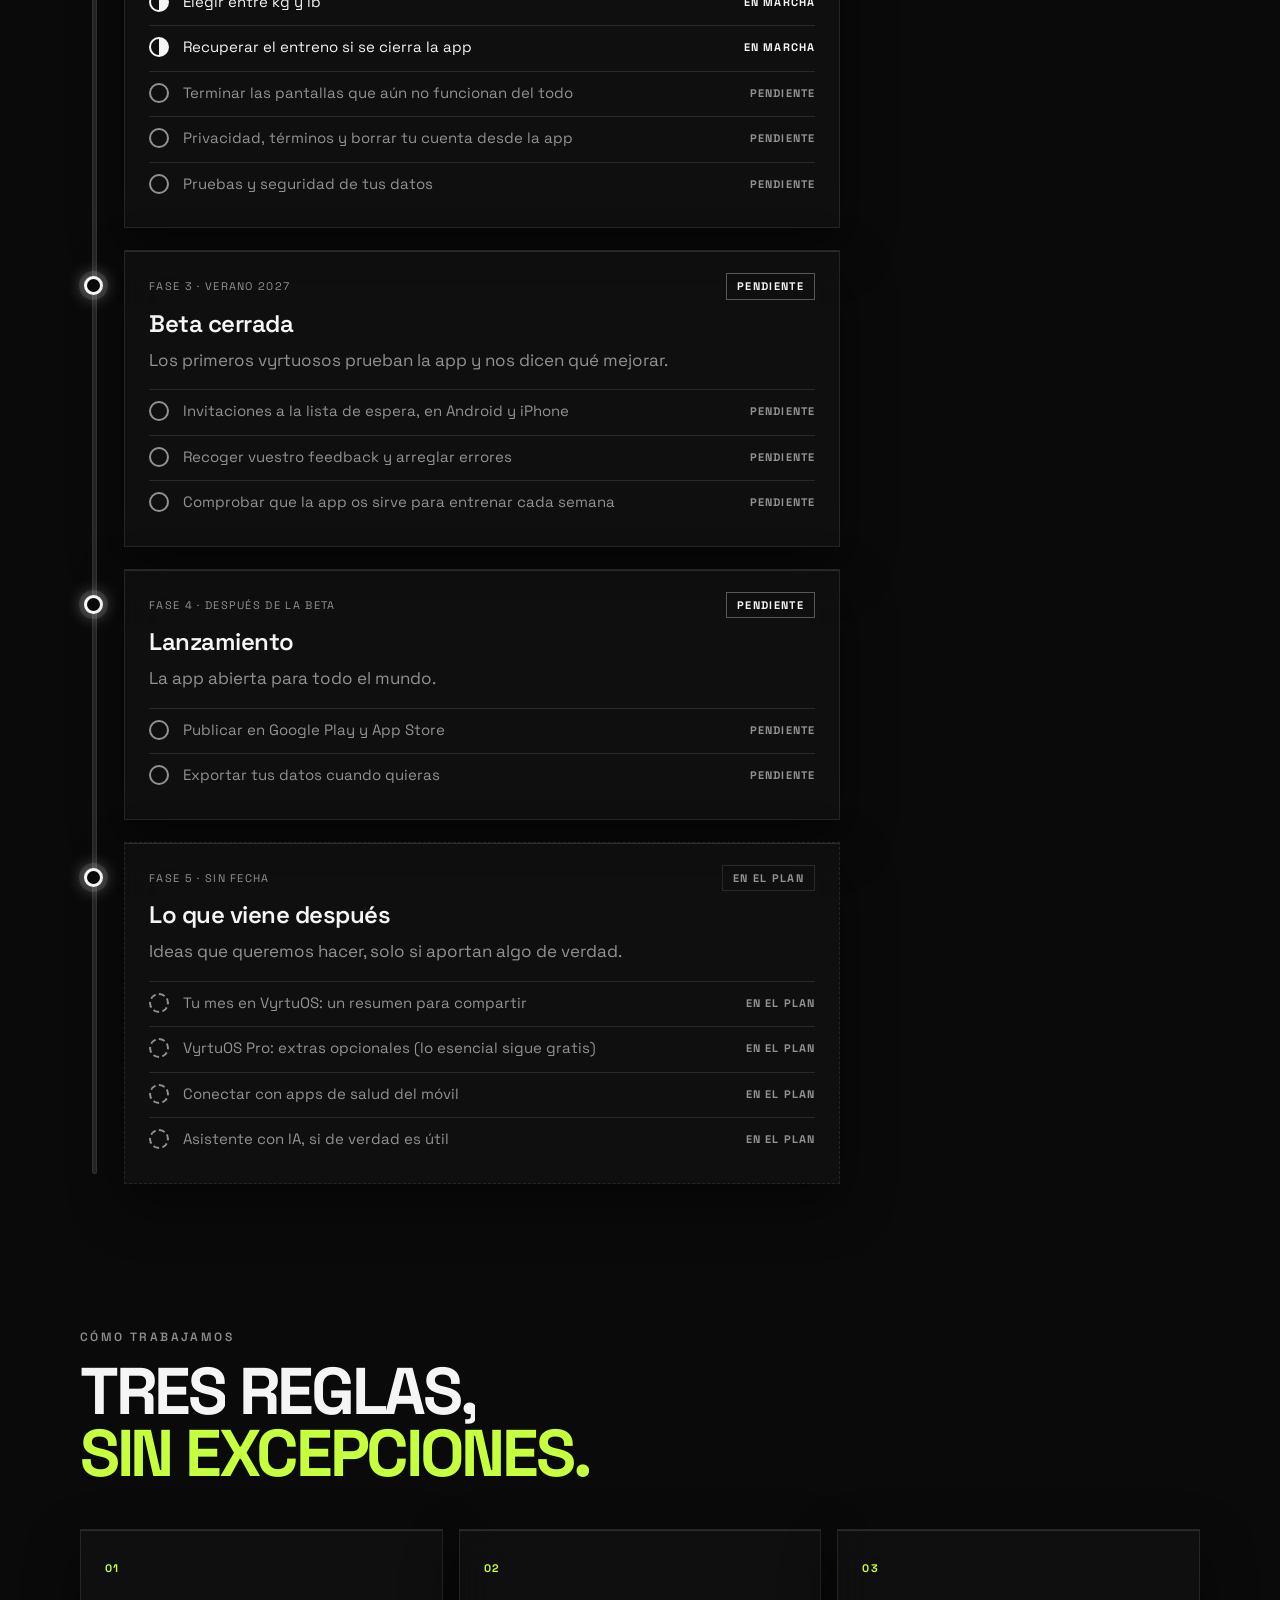
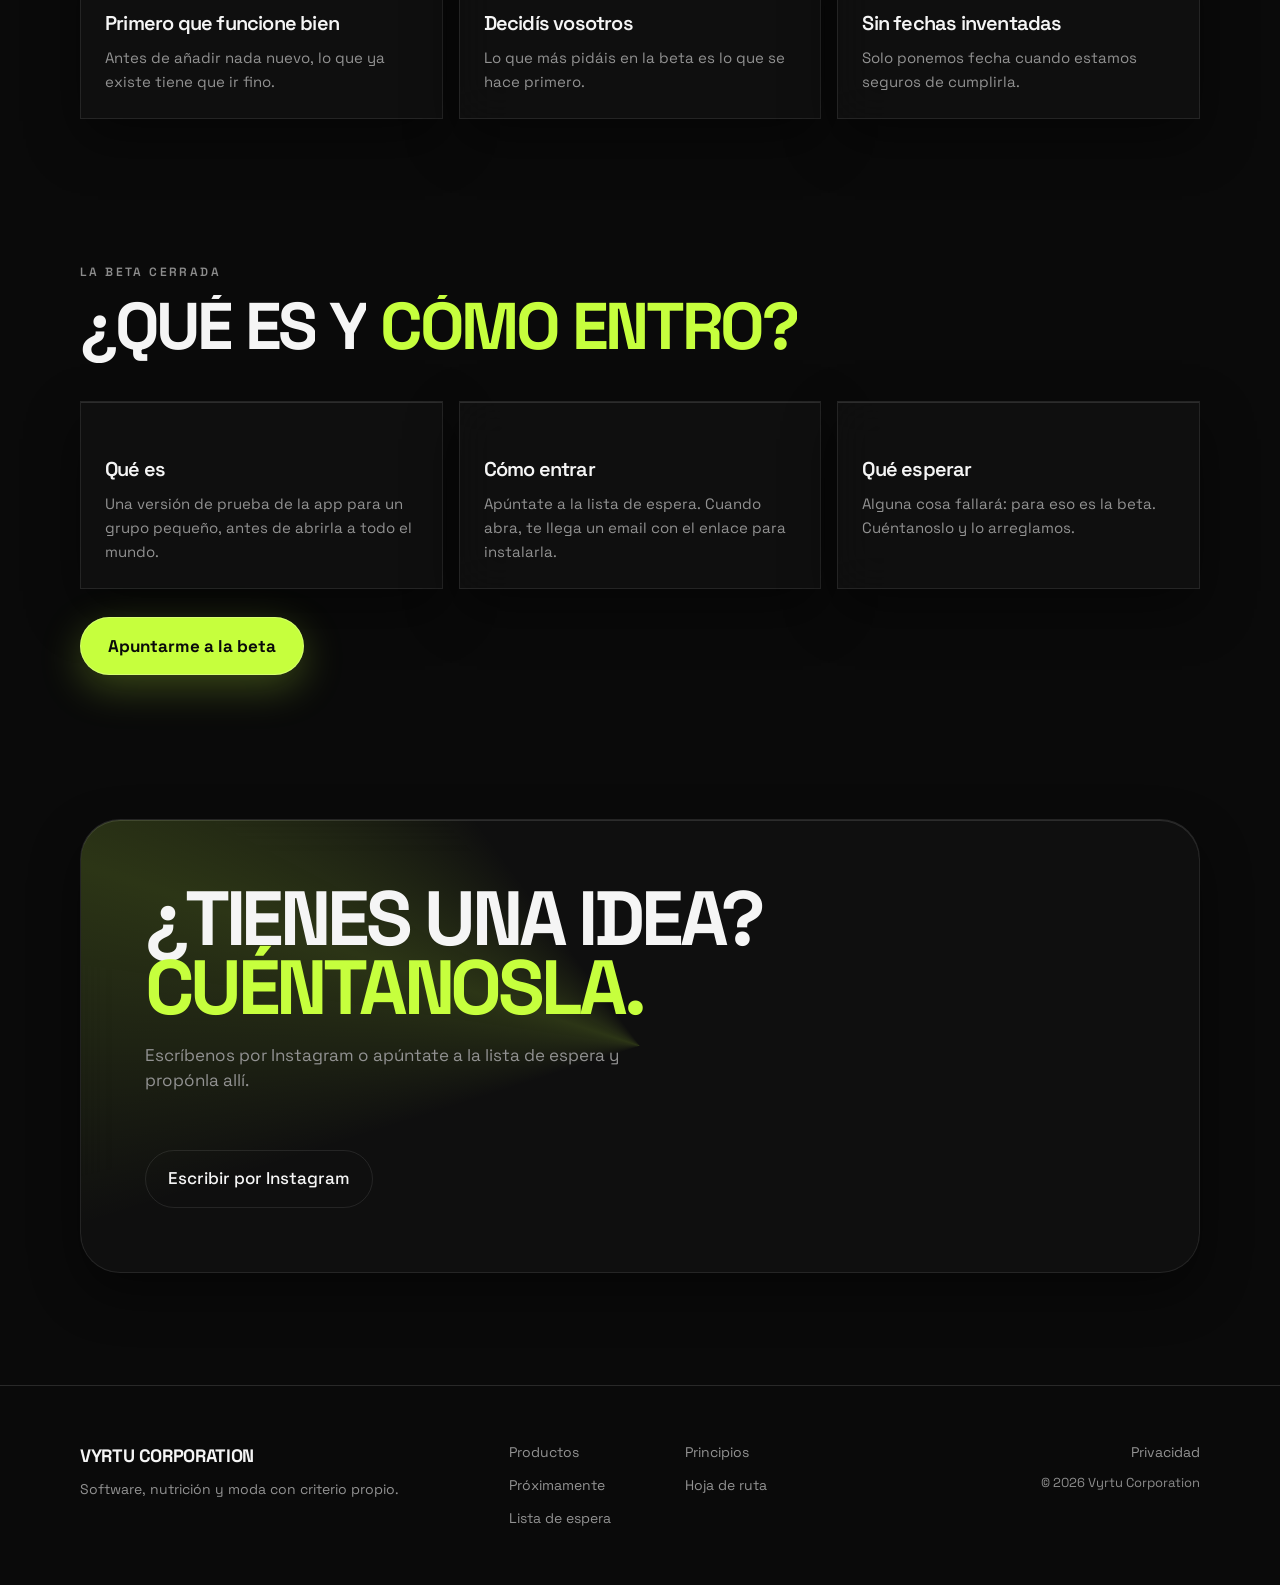
<file: hoja-de-ruta.html>
<!doctype html>
<html lang="es">
<head>
  <meta charset="utf-8">
  <meta name="viewport" content="width=device-width, initial-scale=1">
  <title>Hoja de ruta · VyrtuOS · Vyrtu Corporation</title>
  <meta name="description" content="Qué está hecho, en qué estamos ahora y qué viene después para VyrtuOS.">
  <meta name="theme-color" content="#0a0a0a">
  <link rel="icon" href="favicon.svg" type="image/svg+xml">
  <link rel="preconnect" href="https://fonts.googleapis.com">
  <link rel="preconnect" href="https://fonts.gstatic.com" crossorigin>
  <link rel="stylesheet" href="https://fonts.googleapis.com/css2?family=Space+Grotesk:wght@400;500;600;700&display=swap">
  <script>try{if(sessionStorage.getItem('vyrtu-wipe')){document.documentElement.classList.add('arrive');sessionStorage.removeItem('vyrtu-wipe')}}catch(e){}</script>
  <link rel="stylesheet" href="css/styles.css">
  <link rel="stylesheet" href="css/effects.css">
  <script src="js/config.js"></script>
  <script src="js/main.js" defer></script>
  <script src="js/effects.js" defer></script>
</head>
<body>
  <div class="ambient" aria-hidden="true"><div class="orb orb--a"></div><div class="orb orb--b"></div><div class="orb orb--c"></div></div>
  <div class="grain" aria-hidden="true"></div>
  <div class="spot" aria-hidden="true"></div>
  <div class="progress" aria-hidden="true"></div>

  <a class="skip-link" href="#resumen">Saltar al contenido</a>

  <header class="top">
    <div class="wrap">
      <div class="bar glass">
        <a class="brand" href="index.html" aria-label="Vyrtu Corporation, inicio">
          <span class="vmark" aria-hidden="true">
            <svg viewBox="330 287 365 450"><polygon fill="#C6FF3D" points="330,287 417,287 512,585 607,287 695,287 546,737 478,737"/></svg>
          </span>
          <span>VYRTU <span class="lima">CORP</span></span>
        </a>

        <nav class="nav-r" aria-label="Secciones">
          <span class="lg-indicator" aria-hidden="true"></span>
          <a class="navlink" href="index.html#productos">Productos</a>
          <a class="navlink" href="index.html#principios">Principios</a>
          <a class="navlink" href="index.html#proximamente">Próximamente</a>
          <a class="navlink" href="hoja-de-ruta.html" aria-current="page">Hoja de ruta</a>
          <a class="navico" href="https://www.instagram.com/vyrtu_os/" target="_blank" rel="noopener" aria-label="Instagram de VYRTU">
            <svg viewBox="0 0 24 24" fill="none" stroke="currentColor" stroke-width="2" aria-hidden="true"><rect x="3" y="3" width="18" height="18" rx="5"/><circle cx="12" cy="12" r="4"/><circle cx="17.3" cy="6.7" r="1.2" fill="currentColor" stroke="none"/></svg>
          </a>
          <a class="btn btn--sm" href="index.html#lista">Lista de espera</a>
          <button class="nav__toggle" type="button" aria-expanded="false" aria-controls="menu-movil" aria-label="Abrir menú">
            <span></span><span></span>
          </button>
        </nav>
      </div>

      <ul class="nav__menu" id="menu-movil" hidden>
        <li><a href="index.html#productos">Productos</a></li>
        <li><a href="index.html#principios">Principios</a></li>
        <li><a href="index.html#proximamente">Próximamente</a></li>
        <li><a href="hoja-de-ruta.html">Hoja de ruta</a></li>
        <li><a href="index.html#lista">Lista de espera</a></li>
      </ul>
    </div>
  </header>

  <main>
    <!-- CABECERA -->
    <section class="hero" style="min-height:0;padding-block:40px 24px" id="resumen">
      <div class="wrap hero__grid" style="grid-template-columns:1fr">
        <div class="hero__copy">
          <a class="btn-ghost" href="index.html" style="align-self:flex-start;min-height:40px;padding:0 16px;font-size:14px">← Volver al inicio</a>
          <p class="eyebrow reveal" data-scramble>Hoja de ruta · Actualizada en noviembre de 2026</p>
          <h1 class="h1 reveal" data-words>Así va <span class="lima">VyrtuOS.</span></h1>
          <p class="lead reveal" style="--d:240ms">Estamos construyendo la app a la vista de todos. Aquí ves qué está hecho, en qué estamos ahora y qué viene después, sin adornos.</p>
        </div>
      </div>
    </section>

    <!-- RESUMEN -->
    <section style="padding-top:8px">
      <div class="wrap">
        <div class="summary glass reveal">
          <div class="sum-ring" aria-hidden="true">
            <svg viewBox="0 0 120 120"><circle class="t" cx="60" cy="60" r="50"/><circle class="p" id="sumRing" cx="60" cy="60" r="50"/></svg>
            <span><b id="sumPct">0</b>%</span>
          </div>
          <div class="sum-list">
            <div class="sum-row done"><i></i><b data-sum="done">0</b><span>hechas</span></div>
            <div class="sum-row doing"><i></i><b data-sum="doing">0</b><span>en marcha</span></div>
            <div class="sum-row todo"><i></i><b data-sum="todo">0</b><span>pendientes</span></div>
            <p class="sum-note">Cuenta de las tareas de esta página. La actualizamos a medida que avanzamos.</p>
          </div>
        </div>
      </div>
    </section>

    <!-- FASES -->
    <section style="padding-top:0">
      <div class="wrap">
        <ol class="road" id="road">
          <li class="road-line" aria-hidden="true"><b></b></li>

          <li class="hito now">
            <span class="hdot" aria-hidden="true"></span>
            <div class="hcard glass reveal">
              <div class="ph-top"><span class="hwhen">Fase 1 · Ahora</span><span class="pstate doing">En marcha</span></div>
              <h3>La base de la app</h3>
              <p>Lo que necesitas para entrenar con la app de principio a fin.</p>
              <ul class="checks">
                <li class="it done"><i aria-hidden="true"></i><span>Registrar series, repeticiones y peso</span><em>Hecho</em></li>
                <li class="it done"><i aria-hidden="true"></i><span>Guardado automático y modo sin conexión</span><em>Hecho</em></li>
                <li class="it done"><i aria-hidden="true"></i><span>Temporizador de descanso con aviso</span><em>Hecho</em></li>
                <li class="it done"><i aria-hidden="true"></i><span>Récords de cada ejercicio</span><em>Hecho</em></li>
                <li class="it done"><i aria-hidden="true"></i><span>Ejercicios alternativos</span><em>Hecho</em></li>
                <li class="it done"><i aria-hidden="true"></i><span>Anotar molestias durante el entreno</span><em>Hecho</em></li>
                <li class="it done"><i aria-hidden="true"></i><span>Historial y pantalla de progreso</span><em>Hecho</em></li>
                <li class="it done"><i aria-hidden="true"></i><span>Cuenta e inicio de sesión</span><em>Hecho</em></li>
              </ul>
            </div>
          </li>

          <li class="hito now">
            <span class="hdot" aria-hidden="true"></span>
            <div class="hcard glass reveal">
              <div class="ph-top"><span class="hwhen">Fase 2 · En marcha</span><span class="pstate doing">En marcha</span></div>
              <h3>Preparar la beta</h3>
              <p>Pulir lo que hay y dejarlo listo para que lo uséis de verdad.</p>
              <ul class="checks">
                <li class="it doing"><i aria-hidden="true"></i><span>Rutinas y plantillas</span><em>En marcha</em></li>
                <li class="it doing"><i aria-hidden="true"></i><span>Elegir entre kg y lb</span><em>En marcha</em></li>
                <li class="it doing"><i aria-hidden="true"></i><span>Recuperar el entreno si se cierra la app</span><em>En marcha</em></li>
                <li class="it todo"><i aria-hidden="true"></i><span>Terminar las pantallas que aún no funcionan del todo</span><em>Pendiente</em></li>
                <li class="it todo"><i aria-hidden="true"></i><span>Privacidad, términos y borrar tu cuenta desde la app</span><em>Pendiente</em></li>
                <li class="it todo"><i aria-hidden="true"></i><span>Pruebas y seguridad de tus datos</span><em>Pendiente</em></li>
              </ul>
            </div>
          </li>

          <li class="hito">
            <span class="hdot" aria-hidden="true"></span>
            <div class="hcard glass reveal">
              <div class="ph-top"><span class="hwhen">Fase 3 · Verano 2027</span><span class="pstate todo">Pendiente</span></div>
              <h3>Beta cerrada</h3>
              <p>Los primeros vyrtuosos prueban la app y nos dicen qué mejorar.</p>
              <ul class="checks">
                <li class="it todo"><i aria-hidden="true"></i><span>Invitaciones a la lista de espera, en Android y iPhone</span><em>Pendiente</em></li>
                <li class="it todo"><i aria-hidden="true"></i><span>Recoger vuestro feedback y arreglar errores</span><em>Pendiente</em></li>
                <li class="it todo"><i aria-hidden="true"></i><span>Comprobar que la app os sirve para entrenar cada semana</span><em>Pendiente</em></li>
              </ul>
            </div>
          </li>

          <li class="hito">
            <span class="hdot" aria-hidden="true"></span>
            <div class="hcard glass reveal">
              <div class="ph-top"><span class="hwhen">Fase 4 · Después de la beta</span><span class="pstate todo">Pendiente</span></div>
              <h3>Lanzamiento</h3>
              <p>La app abierta para todo el mundo.</p>
              <ul class="checks">
                <li class="it todo"><i aria-hidden="true"></i><span>Publicar en Google Play y App Store</span><em>Pendiente</em></li>
                <li class="it todo"><i aria-hidden="true"></i><span>Exportar tus datos cuando quieras</span><em>Pendiente</em></li>
              </ul>
            </div>
          </li>

          <li class="hito plan">
            <span class="hdot" aria-hidden="true"></span>
            <div class="hcard glass reveal">
              <div class="ph-top"><span class="hwhen">Fase 5 · Sin fecha</span><span class="pstate">En el plan</span></div>
              <h3>Lo que viene después</h3>
              <p>Ideas que queremos hacer, solo si aportan algo de verdad.</p>
              <ul class="checks">
                <li class="it plan"><i aria-hidden="true"></i><span>Tu mes en VyrtuOS: un resumen para compartir</span><em>En el plan</em></li>
                <li class="it plan"><i aria-hidden="true"></i><span>VyrtuOS Pro: extras opcionales (lo esencial sigue gratis)</span><em>En el plan</em></li>
                <li class="it plan"><i aria-hidden="true"></i><span>Conectar con apps de salud del móvil</span><em>En el plan</em></li>
                <li class="it plan"><i aria-hidden="true"></i><span>Asistente con IA, si de verdad es útil</span><em>En el plan</em></li>
              </ul>
            </div>
          </li>
        </ol>
      </div>
    </section>

    <!-- CÓMO TRABAJAMOS -->
    <section>
      <div class="wrap">
        <div class="section__head">
          <p class="eyebrow reveal">Cómo trabajamos</p>
          <h2 class="h2 reveal" data-words>Tres reglas, <span class="lima">sin excepciones.</span></h2>
        </div>
        <div class="rules">
          <article class="rule glass reveal"><b>01</b><h3>Primero que funcione bien</h3><p>Antes de añadir nada nuevo, lo que ya existe tiene que ir fino.</p></article>
          <article class="rule glass reveal" style="--d:100ms"><b>02</b><h3>Decidís vosotros</h3><p>Lo que más pidáis en la beta es lo que se hace primero.</p></article>
          <article class="rule glass reveal" style="--d:200ms"><b>03</b><h3>Sin fechas inventadas</h3><p>Solo ponemos fecha cuando estamos seguros de cumplirla.</p></article>
        </div>
      </div>
    </section>

    <!-- LA BETA -->
    <section>
      <div class="wrap">
        <div class="section__head">
          <p class="eyebrow reveal">La beta cerrada</p>
          <h2 class="h2 reveal" data-words>¿Qué es y <span class="lima">cómo entro?</span></h2>
        </div>
        <div class="rules">
          <article class="rule glass reveal"><h3>Qué es</h3><p>Una versión de prueba de la app para un grupo pequeño, antes de abrirla a todo el mundo.</p></article>
          <article class="rule glass reveal" style="--d:100ms"><h3>Cómo entrar</h3><p>Apúntate a la lista de espera. Cuando abra, te llega un email con el enlace para instalarla.</p></article>
          <article class="rule glass reveal" style="--d:200ms"><h3>Qué esperar</h3><p>Alguna cosa fallará: para eso es la beta. Cuéntanoslo y lo arreglamos.</p></article>
        </div>
        <p class="reveal" style="margin-top:28px"><a class="btn" href="index.html#lista">Apuntarme a la beta</a></p>
      </div>
    </section>

    <!-- IDEAS -->
    <section>
      <div class="wrap">
        <div class="join glass reveal" style="grid-template-columns:1fr;align-items:center">
          <div class="join-copy">
            <h2>¿Tienes una idea? <span class="lima">Cuéntanosla.</span></h2>
            <p>Escríbenos por Instagram o apúntate a la lista de espera y propónla allí.</p>
          </div>
          <div>
            <a class="btn-ghost" href="https://www.instagram.com/vyrtu_os/" target="_blank" rel="noopener">Escribir por Instagram</a>
          </div>
        </div>
      </div>
    </section>
  </main>

  <footer class="footer">
    <div class="wrap footer__inner">
      <div>
        <p class="footer__name">VYRTU CORPORATION</p>
        <p class="footer__tag">Software, nutrición y moda con criterio propio.</p>
      </div>
      <nav class="footer__links" aria-label="Pie de página">
        <a href="index.html#productos">Productos</a>
        <a href="index.html#principios">Principios</a>
        <a href="index.html#proximamente">Próximamente</a>
        <a href="hoja-de-ruta.html">Hoja de ruta</a>
        <a href="index.html#lista">Lista de espera</a>
      </nav>
      <div class="footer__legal">
        <a href="privacidad.html">Privacidad</a>
        <p class="footer__copy">© 2026 Vyrtu Corporation</p>
      </div>
    </div>
  </footer>
</body>
</html>
</file>
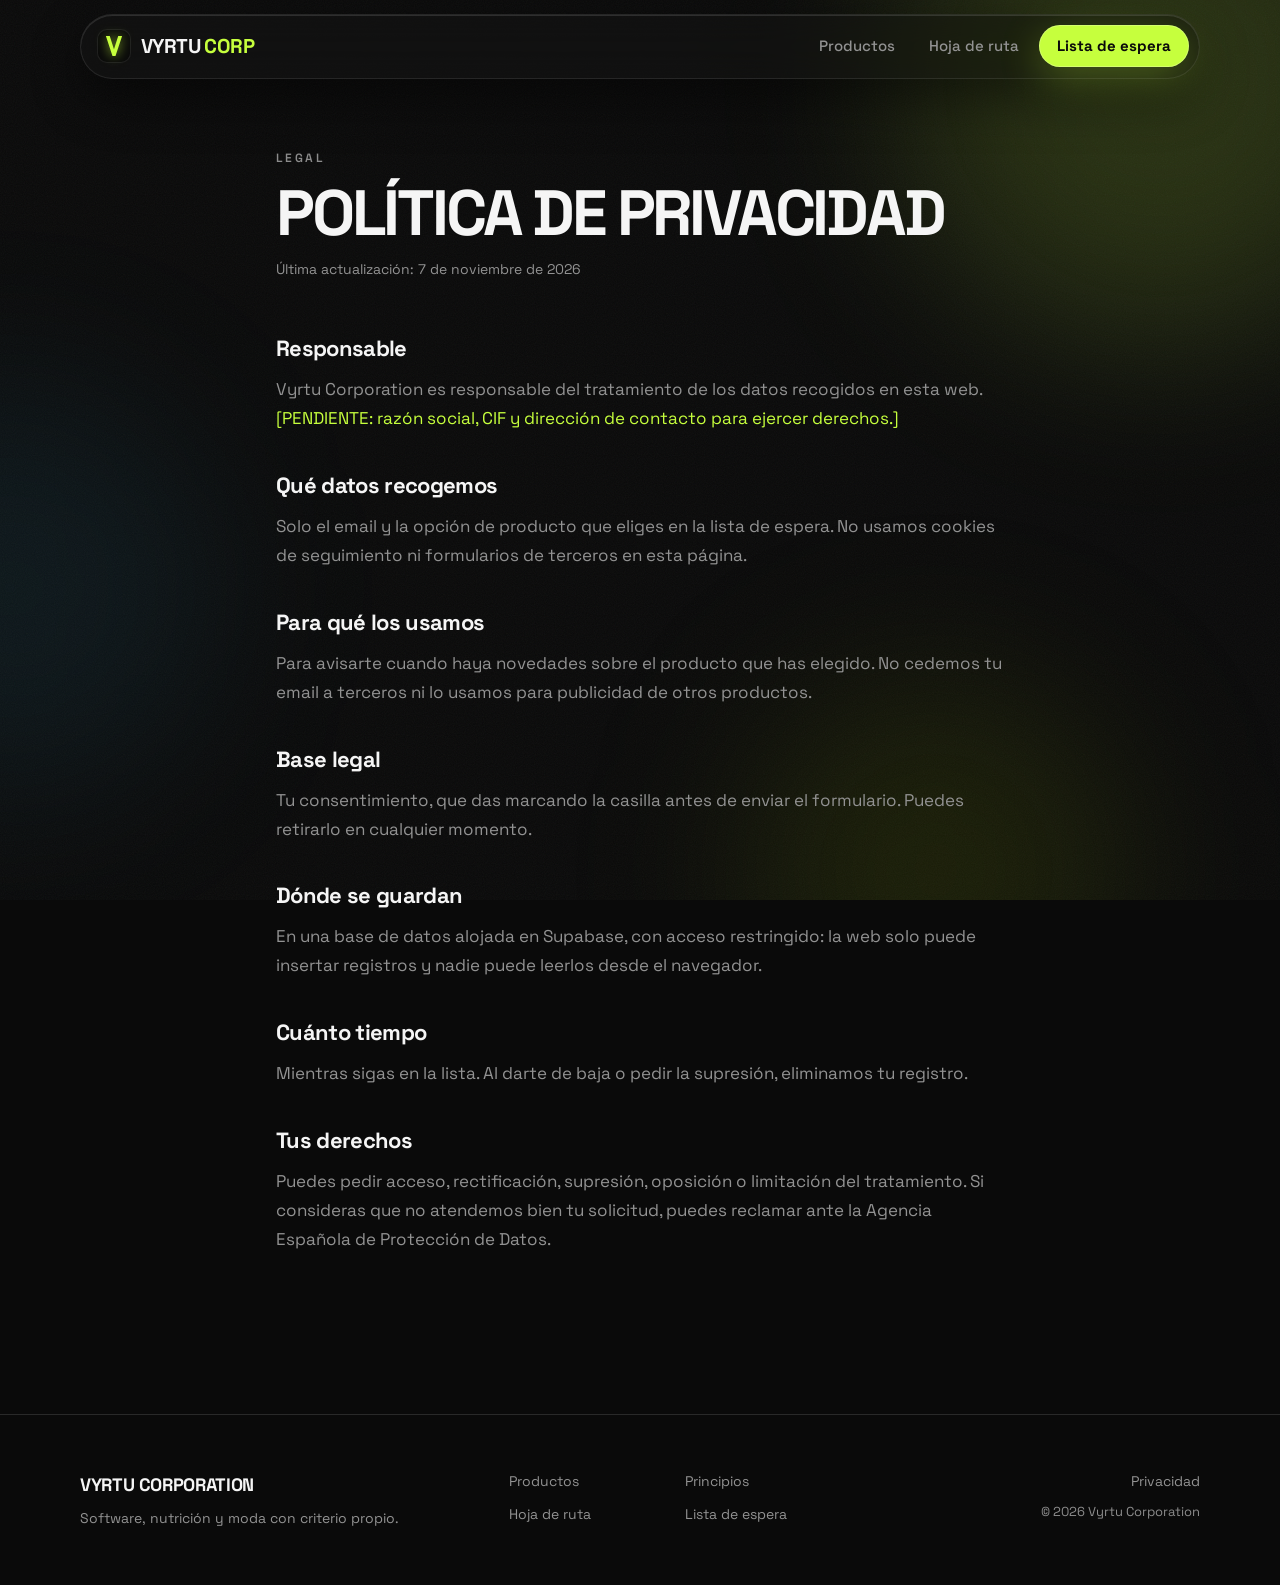
<file: privacidad.html>
<!doctype html>
<html lang="es">
<head>
  <meta charset="utf-8">
  <meta name="viewport" content="width=device-width, initial-scale=1">
  <title>Política de privacidad · Vyrtu Corporation</title>
  <meta name="description" content="Qué datos recoge la lista de espera de Vyrtu Corporation, para qué y cómo ejercer tus derechos.">
  <meta name="theme-color" content="#0a0a0a">
  <link rel="icon" href="favicon.svg" type="image/svg+xml">
  <link rel="preconnect" href="https://fonts.googleapis.com">
  <link rel="preconnect" href="https://fonts.gstatic.com" crossorigin>
  <link rel="stylesheet" href="https://fonts.googleapis.com/css2?family=Space+Grotesk:wght@400;500;600;700&display=swap">
  <script>try{if(sessionStorage.getItem('vyrtu-wipe')){document.documentElement.classList.add('arrive');sessionStorage.removeItem('vyrtu-wipe')}}catch(e){}</script>
  <link rel="stylesheet" href="css/styles.css">
  <link rel="stylesheet" href="css/effects.css">
  <script src="js/main.js" defer></script>
</head>
<body>
  <div class="ambient" aria-hidden="true"><div class="orb orb--a"></div><div class="orb orb--b"></div><div class="orb orb--c"></div></div>
  <div class="grain" aria-hidden="true"></div>

  <header class="top">
    <div class="wrap">
      <div class="bar glass">
        <a class="brand" href="index.html" aria-label="Vyrtu Corporation, inicio">
          <span class="vmark" aria-hidden="true">
            <svg viewBox="330 287 365 450"><polygon fill="#C6FF3D" points="330,287 417,287 512,585 607,287 695,287 546,737 478,737"/></svg>
          </span>
          <span>VYRTU <span class="lima">CORP</span></span>
        </a>
        <nav class="nav-r" aria-label="Secciones">
          <a class="navlink" href="index.html#productos">Productos</a>
          <a class="navlink" href="hoja-de-ruta.html">Hoja de ruta</a>
          <a class="btn btn--sm" href="index.html#lista">Lista de espera</a>
        </nav>
      </div>
    </div>
  </header>

  <main>
    <article class="legal-page">
      <p class="eyebrow">Legal</p>
      <h1>Política de privacidad</h1>
      <p class="date">Última actualización: 7 de noviembre de 2026</p>

      <div class="legal-list">
        <section style="padding:0">
          <h2>Responsable</h2>
          <p>Vyrtu Corporation es responsable del tratamiento de los datos recogidos en esta web. <span class="pending">[PENDIENTE: razón social, CIF y dirección de contacto para ejercer derechos.]</span></p>
        </section>
        <section style="padding:0">
          <h2>Qué datos recogemos</h2>
          <p>Solo el email y la opción de producto que eliges en la lista de espera. No usamos cookies de seguimiento ni formularios de terceros en esta página.</p>
        </section>
        <section style="padding:0">
          <h2>Para qué los usamos</h2>
          <p>Para avisarte cuando haya novedades sobre el producto que has elegido. No cedemos tu email a terceros ni lo usamos para publicidad de otros productos.</p>
        </section>
        <section style="padding:0">
          <h2>Base legal</h2>
          <p>Tu consentimiento, que das marcando la casilla antes de enviar el formulario. Puedes retirarlo en cualquier momento.</p>
        </section>
        <section style="padding:0">
          <h2>Dónde se guardan</h2>
          <p>En una base de datos alojada en Supabase, con acceso restringido: la web solo puede insertar registros y nadie puede leerlos desde el navegador.</p>
        </section>
        <section style="padding:0">
          <h2>Cuánto tiempo</h2>
          <p>Mientras sigas en la lista. Al darte de baja o pedir la supresión, eliminamos tu registro.</p>
        </section>
        <section style="padding:0">
          <h2>Tus derechos</h2>
          <p>Puedes pedir acceso, rectificación, supresión, oposición o limitación del tratamiento. Si consideras que no atendemos bien tu solicitud, puedes reclamar ante la Agencia Española de Protección de Datos.</p>
        </section>
      </div>
    </article>
  </main>

  <footer class="footer">
    <div class="wrap footer__inner">
      <div>
        <p class="footer__name">VYRTU CORPORATION</p>
        <p class="footer__tag">Software, nutrición y moda con criterio propio.</p>
      </div>
      <nav class="footer__links" aria-label="Pie de página">
        <a href="index.html#productos">Productos</a>
        <a href="index.html#principios">Principios</a>
        <a href="hoja-de-ruta.html">Hoja de ruta</a>
        <a href="index.html#lista">Lista de espera</a>
      </nav>
      <div class="footer__legal">
        <a href="privacidad.html">Privacidad</a>
        <p class="footer__copy">© 2026 Vyrtu Corporation</p>
      </div>
    </div>
  </footer>
</body>
</html>
</file>
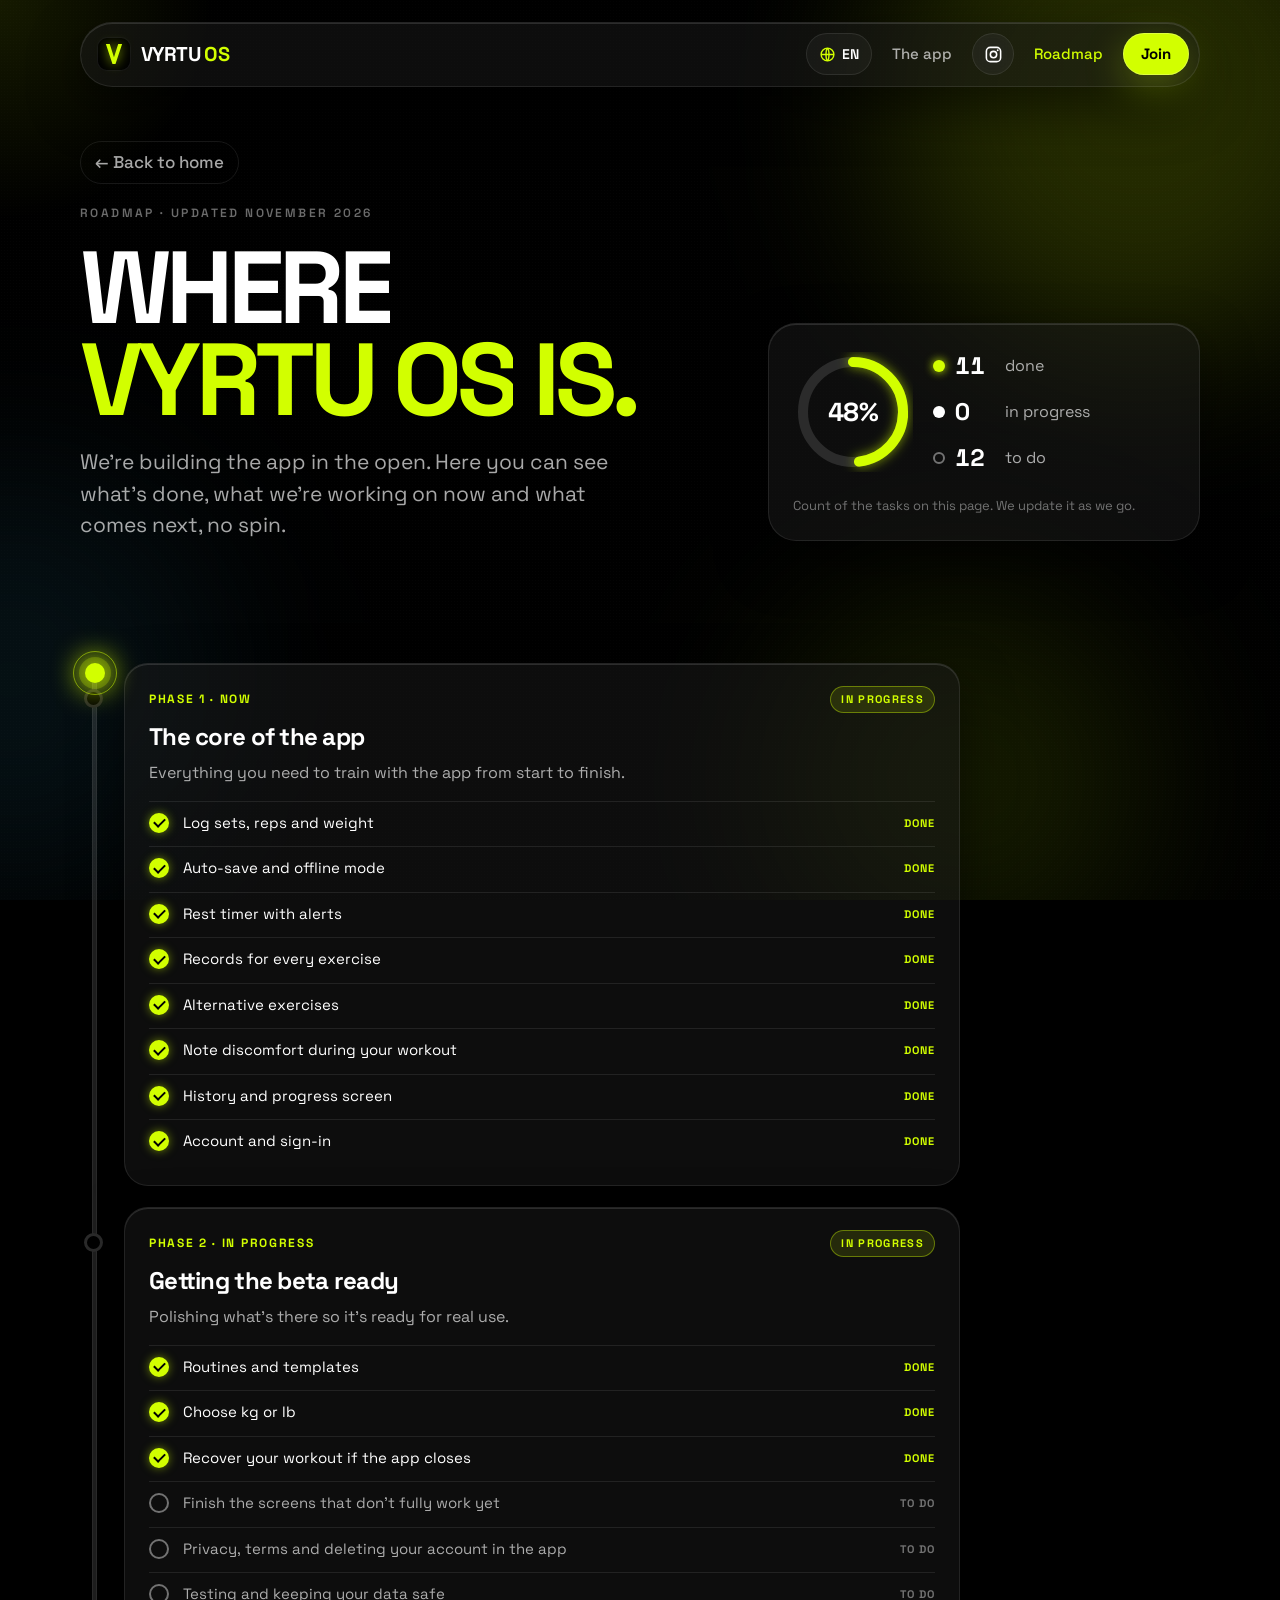
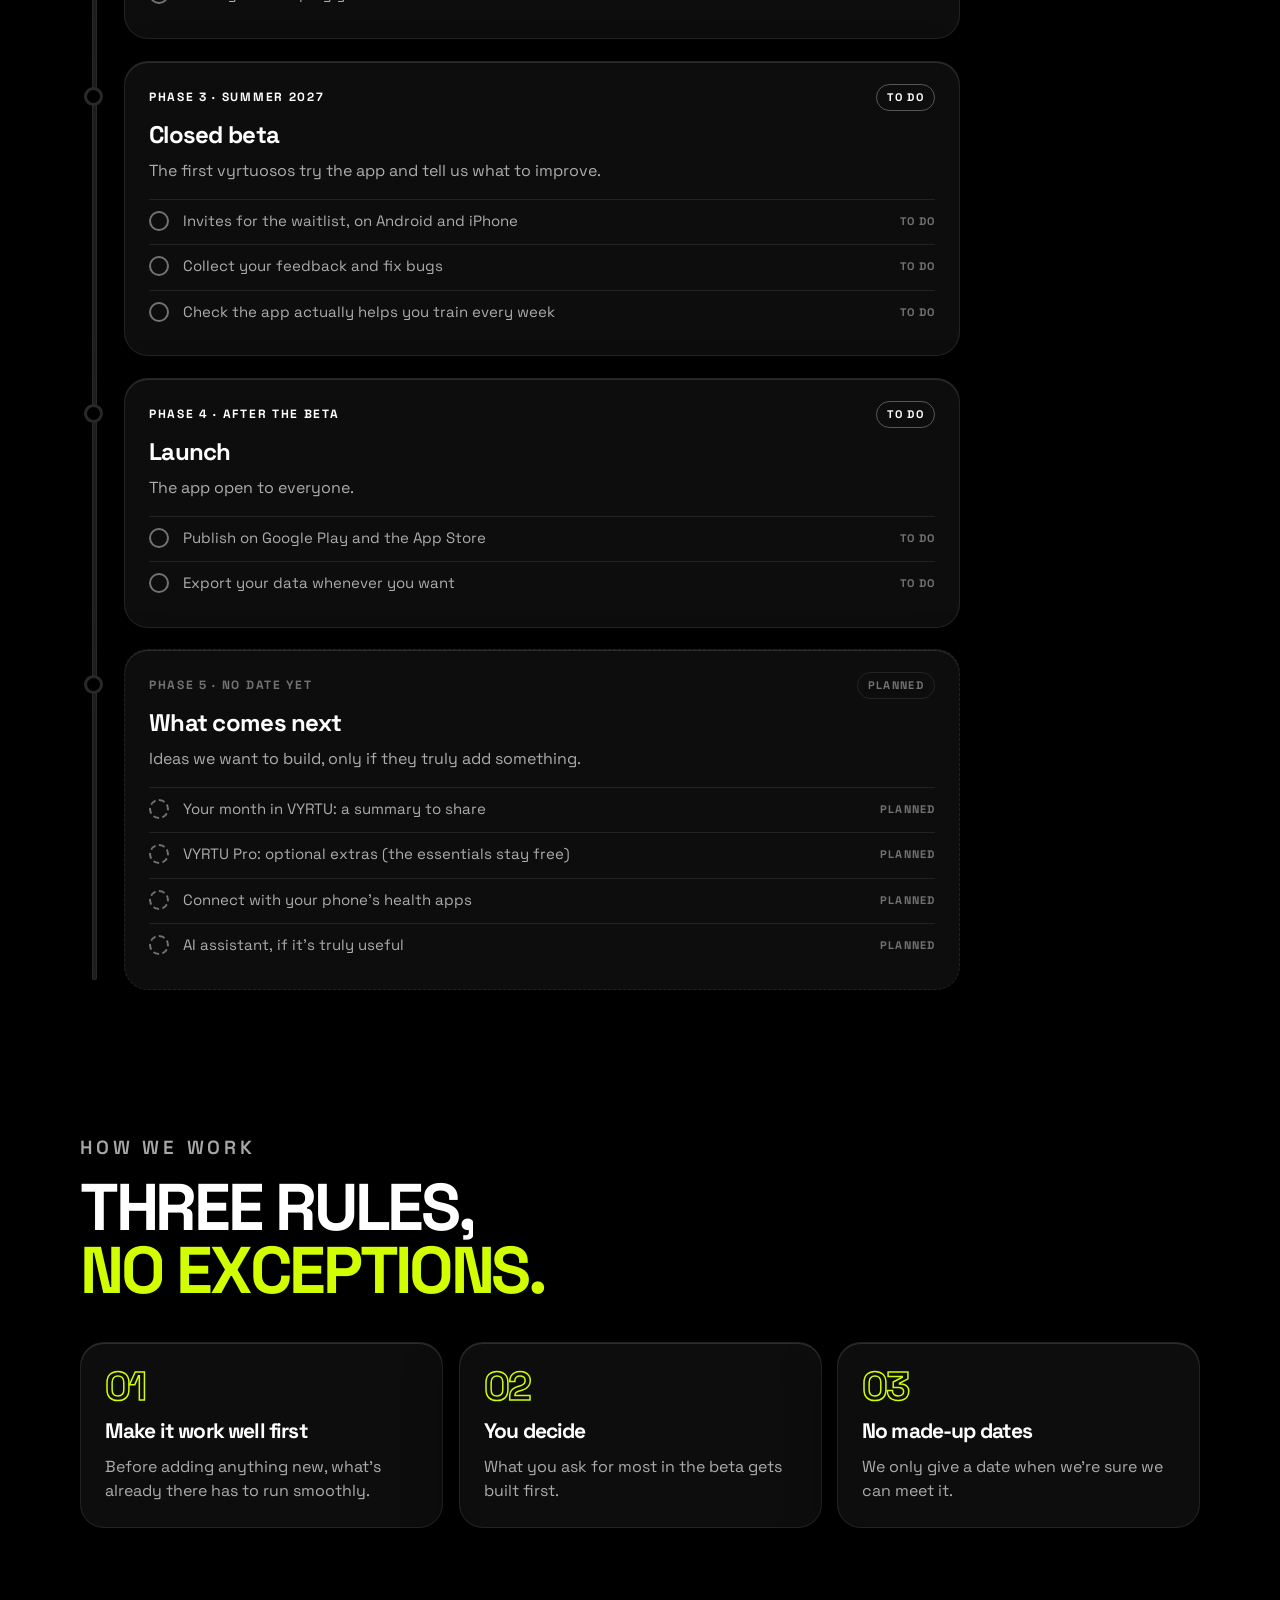
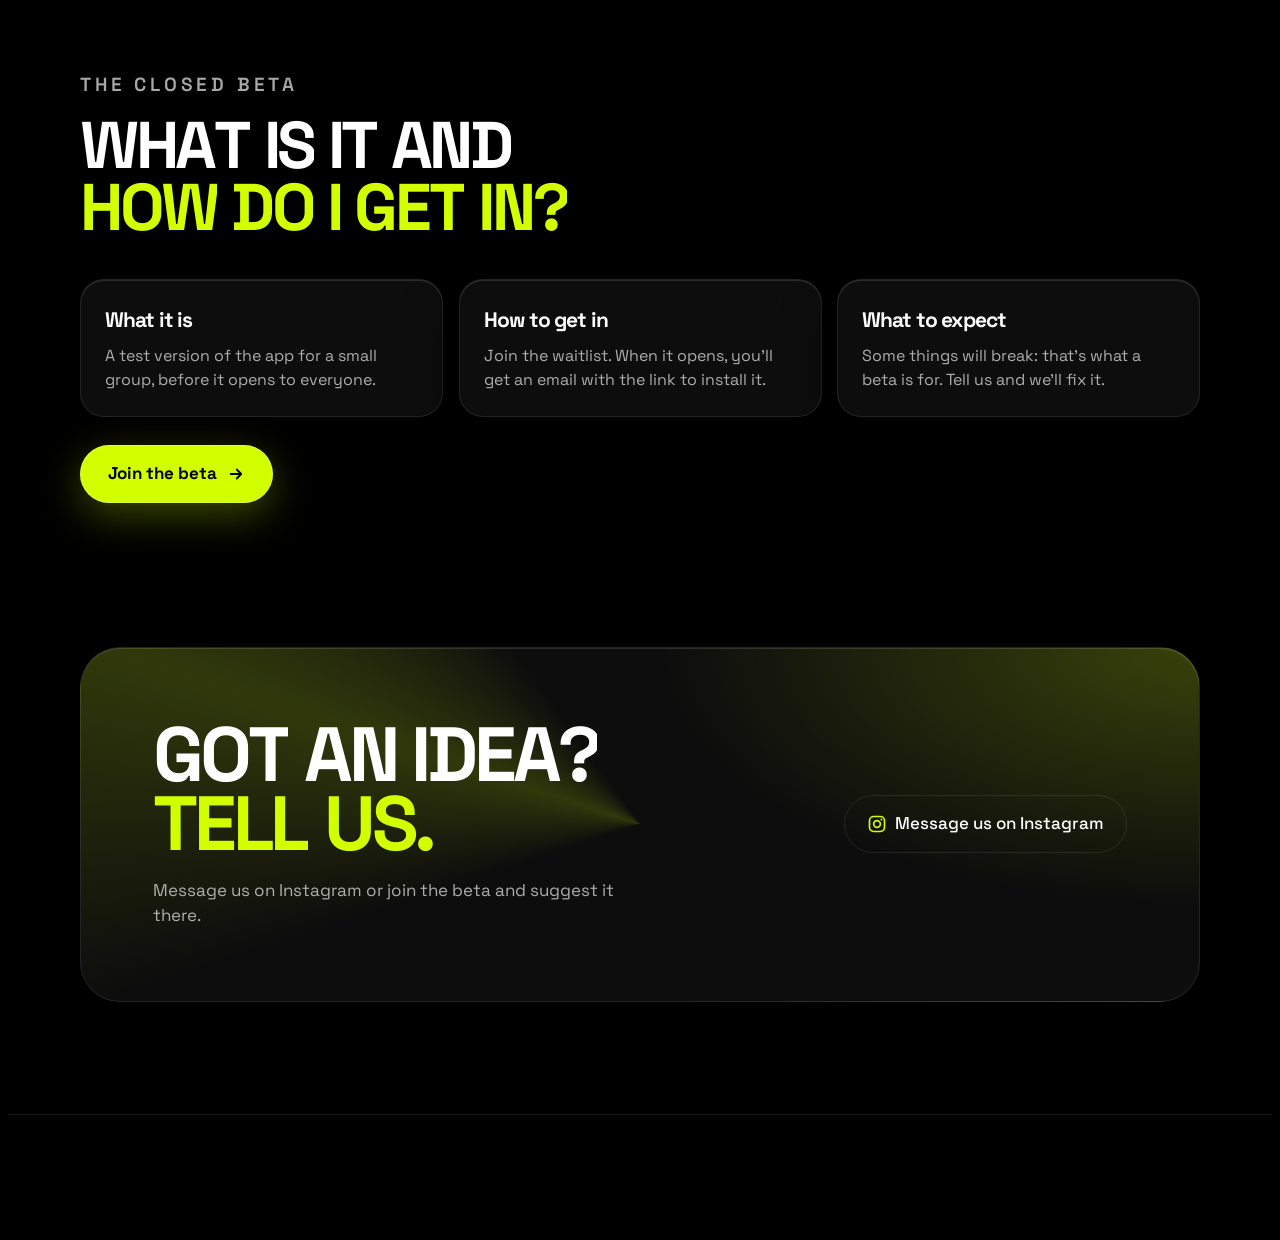
<file: progreso.html>
<!doctype html>
<html lang="es">
<head>
<meta charset="utf-8">
<meta name="viewport" content="width=device-width,initial-scale=1,viewport-fit=cover">
<title>VYRTU OS · Hoja de ruta</title>
<meta name="description" content="Así va el desarrollo de VYRTU OS: qué está hecho, en qué estamos y qué viene.">
<meta name="theme-color" content="#000000">
<meta property="og:title" content="VYRTU OS · Hoja de ruta">
<meta property="og:description" content="Así va el desarrollo de VYRTU OS: qué está hecho, en qué estamos y qué viene.">
<meta property="og:type" content="website">
<link rel="icon" href="data:image/svg+xml,%3Csvg xmlns='http://www.w3.org/2000/svg' viewBox='0 0 64 64'%3E%3Crect width='64' height='64' rx='14' fill='%23000'/%3E%3Cpolygon fill='%23D2FF00' points='14,12 24,12 32,38 40,12 50,12 37,52 27,52'/%3E%3C/svg%3E">
<link rel="preconnect" href="https://fonts.googleapis.com">
<link rel="preconnect" href="https://fonts.gstatic.com" crossorigin>
<link rel="stylesheet" href="https://fonts.googleapis.com/css2?family=Space+Grotesk:wght@400;500;600;700&display=swap">
<script>try{if(sessionStorage.getItem('vyrtu-wipe')){document.documentElement.classList.add('arrive');sessionStorage.removeItem('vyrtu-wipe')}}catch(e){}</script>
<link rel="stylesheet" href="styles.css">
<link rel="prefetch" href="index.html">
<script src="i18n.js" defer></script>
<script src="progreso.js" defer></script>
</head>
<body class="pg">
<div class="orbs" aria-hidden="true"><div class="orb a"></div><div class="orb b"></div><div class="orb c"></div></div>
<div class="grain" aria-hidden="true"></div>
<div class="spot" id="spot" aria-hidden="true"></div>
<div class="progress" id="progress" aria-hidden="true"></div>

<svg width="0" height="0" style="position:absolute" aria-hidden="true">
  <defs>
    <symbol id="v" viewBox="330 287 365 450"><polygon fill="#D2FF00" points="330,287 417,287 512,585 607,287 695,287 546,737 478,737"/></symbol>
    <symbol id="ig" viewBox="0 0 24 24"><rect x="3" y="3" width="18" height="18" rx="5" fill="none" stroke="currentColor" stroke-width="2"/><circle cx="12" cy="12" r="4" fill="none" stroke="currentColor" stroke-width="2"/><circle cx="17.3" cy="6.7" r="1.2" fill="currentColor"/></symbol>
  </defs>
</svg>

<div class="page" id="top">
<header class="top">
  <div class="wrap">
    <div class="bar glass">
      <a class="brand" href="index.html" aria-label="VYRTU OS, inicio">
        <span class="vmark"><svg aria-hidden="true"><use href="#v"/></svg></span>
        <span>VYRTU <span class="lima">OS</span></span>
      </a>
      <nav class="nav-r" aria-label="Secciones">
        <div class="lang" id="lang">
          <button class="lang-btn" id="langBtn" aria-haspopup="true" aria-expanded="false" aria-label="Idioma / Language">
            <svg viewBox="0 0 24 24" aria-hidden="true"><circle cx="12" cy="12" r="9" fill="none" stroke="currentColor" stroke-width="2"/><path d="M3 12h18M12 3c2.8 3 2.8 15 0 18M12 3c-2.8 3-2.8 15 0 18" fill="none" stroke="currentColor" stroke-width="2"/></svg>
            <span id="langCur">ES</span>
          </button>
          <ul class="lang-menu glass" id="langMenu" hidden>
            <li><button data-lang="es">Español</button></li>
            <li><button data-lang="en">English</button></li>
            <li><button data-lang="pt">Português</button></li>
            <li><button data-lang="it">Italiano</button></li>
          </ul>
        </div>
        <a data-i18n="nav.app" class="navlink" href="index.html#app">La app</a>
        <a class="navico" data-ig href="https://www.instagram.com/vyrtu_os/" target="_blank" rel="noopener" aria-label="Instagram de VYRTU"><svg aria-hidden="true"><use href="#ig"/></svg></a>
        <a data-i18n="nav.road" class="navlink current" href="progreso.html" aria-current="page">Hoja de ruta</a>
        <a data-i18n="nav.join" class="btn sm" href="index.html#apuntarse">Apuntarme</a>
      </nav>
    </div>
  </div>
</header>

<main>
  <!-- CABECERA DE LA PÁGINA -->
  <section class="wrap pg-hero">
    <div class="pg-copy">
      <a class="back" href="index.html" data-i18n="pg.back" data-fx="fade">← Volver al inicio</a>
      <p class="eyebrow" data-i18n="pg.eye" data-fx="fade" style="--d:100ms">Hoja de ruta · Actualizada en noviembre de 2026</p>
      <h1><span data-fx="rise" data-i18n="pg.h1a" style="--d:150ms">Así va</span><br><span class="lima" data-fx="rise" data-i18n="pg.h1b" style="--d:400ms">VYRTU OS.</span></h1>
      <p class="lead" data-fx="fade" data-i18n="pg.lead" style="--d:700ms">Estamos construyendo la app a la vista de todos. Aquí ves qué está hecho, en qué estamos ahora y qué viene después, sin adornos.</p>
    </div>
    <div class="sum glass" data-fx="flip" style="--d:600ms">
      <div class="sum-ring" aria-hidden="true">
        <svg viewBox="0 0 120 120"><circle class="t" cx="60" cy="60" r="50"/><circle class="p" id="sumRing" cx="60" cy="60" r="50"/></svg>
        <span><b id="sumPct">0</b>%</span>
      </div>
      <div class="sum-list">
        <div class="sum-row done"><i></i><b data-sum="done">0</b><span data-i18n="sum.done">hechas</span></div>
        <div class="sum-row doing"><i></i><b data-sum="doing">0</b><span data-i18n="sum.doing">en marcha</span></div>
        <div class="sum-row todo"><i></i><b data-sum="todo">0</b><span data-i18n="sum.todo">pendientes</span></div>
      </div>
      <p class="sum-note" data-i18n="sum.note">Cuenta de las tareas de esta página. La actualizamos a medida que avanzamos.</p>
    </div>
  </section>

  <!-- FASES -->
  <section class="wrap">
    <ol class="road phases" id="road">
      <li class="road-line" aria-hidden="true"><b id="roadFill"></b></li>

      <li class="hito now">
        <span class="hdot" aria-hidden="true"></span>
        <div class="hcard glass" data-fx="flip" data-io>
          <div class="ph-top"><span class="hwhen" data-i18n="ph1.w">Fase 1 · Ahora</span><span class="pstate doing" data-i18n="st.doing">En marcha</span></div>
          <h3 data-i18n="ph1.h">La base de la app</h3>
          <p data-i18n="ph1.p">Lo que necesitas para entrenar con la app de principio a fin.</p>
          <ul class="checks">
            <li class="it done"><i aria-hidden="true"></i><span data-i18n="i1">Registrar series, repeticiones y peso</span><em data-i18n="st.done">Hecho</em></li>
            <li class="it done"><i aria-hidden="true"></i><span data-i18n="i2">Guardado automático y modo sin conexión</span><em data-i18n="st.done">Hecho</em></li>
            <li class="it done"><i aria-hidden="true"></i><span data-i18n="i3">Temporizador de descanso con aviso</span><em data-i18n="st.done">Hecho</em></li>
            <li class="it done"><i aria-hidden="true"></i><span data-i18n="i4">Récords de cada ejercicio</span><em data-i18n="st.done">Hecho</em></li>
            <li class="it done"><i aria-hidden="true"></i><span data-i18n="i5">Ejercicios alternativos</span><em data-i18n="st.done">Hecho</em></li>
            <li class="it done"><i aria-hidden="true"></i><span data-i18n="i6">Anotar molestias durante el entreno</span><em data-i18n="st.done">Hecho</em></li>
            <li class="it done"><i aria-hidden="true"></i><span data-i18n="i7">Historial y pantalla de progreso</span><em data-i18n="st.done">Hecho</em></li>
            <li class="it done"><i aria-hidden="true"></i><span data-i18n="i8">Cuenta e inicio de sesión</span><em data-i18n="st.done">Hecho</em></li>
          </ul>
        </div>
      </li>

      <li class="hito now">
        <span class="hdot" aria-hidden="true"></span>
        <div class="hcard glass" data-fx="flip" data-io>
          <div class="ph-top"><span class="hwhen" data-i18n="ph2.w">Fase 2 · En marcha</span><span class="pstate doing" data-i18n="st.doing">En marcha</span></div>
          <h3 data-i18n="ph2.h">Preparar la beta</h3>
          <p data-i18n="ph2.p">Pulir lo que hay y dejarlo listo para que lo uséis de verdad.</p>
          <ul class="checks">
            <li class="it done"><i aria-hidden="true"></i><span data-i18n="i9">Rutinas y plantillas</span><em data-i18n="st.done">Hecho</em></li>
            <li class="it done"><i aria-hidden="true"></i><span data-i18n="i10">Elegir entre kg y lb</span><em data-i18n="st.done">Hecho</em></li>
            <li class="it done"><i aria-hidden="true"></i><span data-i18n="i11">Recuperar el entreno si se cierra la app</span><em data-i18n="st.done">Hecho</em></li>
            <li class="it todo"><i aria-hidden="true"></i><span data-i18n="i12">Terminar las pantallas que aún no funcionan del todo</span><em data-i18n="st.todo">Pendiente</em></li>
            <li class="it todo"><i aria-hidden="true"></i><span data-i18n="i13">Privacidad, términos y borrar tu cuenta desde la app</span><em data-i18n="st.todo">Pendiente</em></li>
            <li class="it todo"><i aria-hidden="true"></i><span data-i18n="i14">Pruebas y seguridad de tus datos</span><em data-i18n="st.todo">Pendiente</em></li>
          </ul>
        </div>
      </li>

      <li class="hito next">
        <span class="hdot" aria-hidden="true"></span>
        <div class="hcard glass" data-fx="flip" data-io>
          <div class="ph-top"><span class="hwhen" data-i18n="ph3.w">Fase 3 · Verano 2027</span><span class="pstate todo" data-i18n="st.todo">Pendiente</span></div>
          <h3 data-i18n="ph3.h">Beta cerrada</h3>
          <p data-i18n="ph3.p">Los primeros vyrtuosos prueban la app y nos dicen qué mejorar.</p>
          <ul class="checks">
            <li class="it todo"><i aria-hidden="true"></i><span data-i18n="i15">Invitaciones a la lista de espera, en Android y iPhone</span><em data-i18n="st.todo">Pendiente</em></li>
            <li class="it todo"><i aria-hidden="true"></i><span data-i18n="i16">Recoger vuestro feedback y arreglar errores</span><em data-i18n="st.todo">Pendiente</em></li>
            <li class="it todo"><i aria-hidden="true"></i><span data-i18n="i17">Comprobar que la app os sirve para entrenar cada semana</span><em data-i18n="st.todo">Pendiente</em></li>
          </ul>
        </div>
      </li>

      <li class="hito next">
        <span class="hdot" aria-hidden="true"></span>
        <div class="hcard glass" data-fx="flip" data-io>
          <div class="ph-top"><span class="hwhen" data-i18n="ph4.w">Fase 4 · Después de la beta</span><span class="pstate todo" data-i18n="st.todo">Pendiente</span></div>
          <h3 data-i18n="ph4.h">Lanzamiento</h3>
          <p data-i18n="ph4.p">La app abierta para todo el mundo.</p>
          <ul class="checks">
            <li class="it todo"><i aria-hidden="true"></i><span data-i18n="i18">Publicar en Google Play y App Store</span><em data-i18n="st.todo">Pendiente</em></li>
            <li class="it todo"><i aria-hidden="true"></i><span data-i18n="i19">Exportar tus datos cuando quieras</span><em data-i18n="st.todo">Pendiente</em></li>
          </ul>
        </div>
      </li>

      <li class="hito plan">
        <span class="hdot" aria-hidden="true"></span>
        <div class="hcard glass" data-fx="flip" data-io>
          <div class="ph-top"><span class="hwhen" data-i18n="ph5.w">Fase 5 · Sin fecha</span><span class="pstate plan" data-i18n="st.plan">En el plan</span></div>
          <h3 data-i18n="ph5.h">Lo que viene después</h3>
          <p data-i18n="ph5.p">Ideas que queremos hacer, solo si aportan algo de verdad.</p>
          <ul class="checks">
            <li class="it plan"><i aria-hidden="true"></i><span data-i18n="i20">Tu mes en VYRTU: un resumen para compartir</span><em data-i18n="st.plan">En el plan</em></li>
            <li class="it plan"><i aria-hidden="true"></i><span data-i18n="i21">VYRTU Pro: extras opcionales (lo esencial sigue gratis)</span><em data-i18n="st.plan">En el plan</em></li>
            <li class="it plan"><i aria-hidden="true"></i><span data-i18n="i22">Conectar con apps de salud del móvil</span><em data-i18n="st.plan">En el plan</em></li>
            <li class="it plan"><i aria-hidden="true"></i><span data-i18n="i23">Asistente con IA, si de verdad es útil</span><em data-i18n="st.plan">En el plan</em></li>
          </ul>
        </div>
      </li>
    </ol>
  </section>

  <!-- CÓMO TRABAJAMOS -->
  <section>
    <div class="wrap">
      <div class="sec-head">
        <p class="eyebrow" data-i18n="how.eye">Cómo trabajamos</p>
        <h2 data-fx="rise" data-io data-i18n="how.h">Tres reglas, <span class="lima">sin excepciones.</span></h2>
      </div>
      <div class="rules">
        <article class="rule glass" data-fx="flip" data-io><b>01</b><h3 data-i18n="how1h">Primero que funcione bien</h3><p data-i18n="how1p">Antes de añadir nada nuevo, lo que ya existe tiene que ir fino.</p></article>
        <article class="rule glass" data-fx="flip" data-io style="--d:100ms"><b>02</b><h3 data-i18n="how2h">Decidís vosotros</h3><p data-i18n="how2p">Lo que más pidáis en la beta es lo que se hace primero.</p></article>
        <article class="rule glass" data-fx="flip" data-io style="--d:200ms"><b>03</b><h3 data-i18n="how3h">Sin fechas inventadas</h3><p data-i18n="how3p">Solo ponemos fecha cuando estamos seguros de cumplirla.</p></article>
      </div>
    </div>
  </section>

  <!-- LA BETA -->
  <section>
    <div class="wrap">
      <div class="sec-head">
        <p class="eyebrow" data-i18n="beta.eye">La beta cerrada</p>
        <h2 data-fx="rise" data-io data-i18n="beta.h">¿Qué es y <span class="lima">cómo entro?</span></h2>
      </div>
      <div class="rules">
        <article class="rule glass" data-fx="flip" data-io><h3 data-i18n="beta1h">Qué es</h3><p data-i18n="beta1p">Una versión de prueba de la app para un grupo pequeño, antes de abrirla a todo el mundo.</p></article>
        <article class="rule glass" data-fx="flip" data-io style="--d:100ms"><h3 data-i18n="beta2h">Cómo entrar</h3><p data-i18n="beta2p">Apúntate a la lista de espera. Cuando abra, te llega un email con el enlace para instalarla.</p></article>
        <article class="rule glass" data-fx="flip" data-io style="--d:200ms"><h3 data-i18n="beta3h">Qué esperar</h3><p data-i18n="beta3p">Alguna cosa fallará: para eso es la beta. Cuéntanoslo y lo arreglamos.</p></article>
      </div>
      <p class="pg-cta" data-fx="fade" data-io><a class="btn" href="index.html#apuntarse"><span data-i18n="cta">Apuntarme a la beta</span>
        <svg width="18" height="18" viewBox="0 0 24 24" fill="none" stroke="currentColor" stroke-width="2.4" stroke-linecap="round" stroke-linejoin="round" aria-hidden="true"><path d="M5 12h14M13 6l6 6-6 6"/></svg></a></p>
    </div>
  </section>

  <!-- IDEAS -->
  <section>
    <div class="wrap">
      <div class="join glass idea">
        <div class="join-copy">
          <h2 data-fx="rise" data-io data-i18n="idea.h">¿Tienes una idea? <span class="lima">Cuéntanosla.</span></h2>
          <p data-i18n="idea.p">Escríbenos por Instagram o apúntate a la beta y proponla allí.</p>
        </div>
        <a class="btn-ghost ig-btn" data-ig href="https://www.instagram.com/vyrtu_os/" target="_blank" rel="noopener"><svg width="20" height="20" aria-hidden="true"><use href="#ig"/></svg><span data-i18n="idea.ig">Escribir por Instagram</span></a>
      </div>
    </div>
  </section>
</main>

<footer>
  <div class="wrap foot">
    <span data-i18n="foot">© 2026 VYRTU · Hecho por y para vyrtuosos</span>
    <a href="#top" style="text-decoration:none" data-i18n="top">Volver arriba ↑</a>
  </div>
</footer>
</div>
</body>
</html>
</file>
<file: styles.css>
/* Layout: página oscura de una columna; hero con móvil 3D que gira con el scroll, franja de texto en movimiento,
   ventajas con tarjetas que se inclinan, historia fija donde el móvil da la vuelta y cambia de pantalla, apuntarse y FAQ */
:root{
  --fondo:#000000; --superficie:#111111; --superficie-alta:#1B1B1B; --superficie-max:#2B2B2B;
  --texto:#FFFFFF; --texto-2:rgba(255,255,255,.66); --texto-3:rgba(255,255,255,.42);
  --acento:#D2FF00; --acento-oscuro:#86A500; --sobre-acento:#000000;
  --peligro:#FF5252; --exito:#A8F542; --aviso:#FFAB40; --destacado:#FFD740; --info:#40C4FF;
  --vidrio:rgba(27,27,27,.5); --vidrio-alto:rgba(43,43,43,.55); --borde:rgba(255,255,255,.09); --brillo:rgba(255,255,255,.13);
  --acento-suave:rgba(210,255,0,.12); --acento-borde:rgba(210,255,0,.38);
  --f:"Space Grotesk",ui-sans-serif,system-ui,-apple-system,"Segoe UI",sans-serif;
  --ease:cubic-bezier(.16,1,.3,1);
  color-scheme:dark;
}
*{box-sizing:border-box}
body{background:var(--fondo);color:var(--texto);font-family:var(--f);font-size:17px;line-height:1.5;-webkit-font-smoothing:antialiased}
.page{overflow-x:clip}
a{color:inherit}
:focus-visible{outline:2px solid var(--acento);outline-offset:3px;border-radius:8px}
.wrap{max-width:1160px;margin:0 auto;padding-left:max(20px,env(safe-area-inset-left,0px));padding-right:max(20px,env(safe-area-inset-right,0px))}
.eyebrow{font-size:12px;font-weight:600;letter-spacing:.2em;text-transform:uppercase;color:var(--texto-3);margin:0}
.lima{color:var(--acento)}
h1,h2,h3{margin:0;font-weight:700;letter-spacing:-.04em;text-wrap:balance}
.num{font-variant-numeric:tabular-nums}
.glass{background:var(--vidrio);backdrop-filter:blur(24px) saturate(160%);-webkit-backdrop-filter:blur(24px) saturate(160%);border:1px solid var(--borde);box-shadow:inset 0 1px 0 var(--brillo),0 20px 50px rgba(0,0,0,.5)}

/* Fondo, foco del cursor y barra de progreso */
.orbs{position:fixed;inset:0;z-index:-2;pointer-events:none;overflow:hidden}
.orb{position:absolute;border-radius:50%;filter:blur(90px);will-change:transform}
.orb.a{width:520px;height:520px;background:rgba(210,255,0,.17);top:-160px;right:-120px}
.orb.b{width:420px;height:420px;background:rgba(64,196,255,.08);top:40%;left:-200px}
.orb.c{width:380px;height:380px;background:rgba(134,165,0,.16);bottom:-160px;right:10%}
.grain{position:fixed;inset:0;z-index:-1;pointer-events:none;opacity:.5;
  background-image:radial-gradient(rgba(255,255,255,.035) 1px,transparent 1px);background-size:3px 3px}
.spot{position:fixed;left:0;top:0;width:520px;height:520px;margin:-260px 0 0 -260px;border-radius:50%;pointer-events:none;z-index:-1;
  background:radial-gradient(circle,rgba(210,255,0,.10),transparent 60%);opacity:0;transition:opacity .4s}
@media (pointer:fine){.spot{opacity:1}}
.progress{position:fixed;left:0;right:0;top:env(safe-area-inset-top,0px);height:2px;z-index:40;background:var(--acento);transform-origin:0 50%;transform:scaleX(0);box-shadow:0 0 12px var(--acento)}

/* Botones */
.btn{display:inline-flex;align-items:center;justify-content:center;gap:10px;height:58px;padding:0 28px;border-radius:999px;background:var(--acento);color:var(--sobre-acento);font-weight:700;font-size:17px;text-decoration:none;position:relative;overflow:hidden;
  box-shadow:inset 0 0 0 1px rgba(255,255,255,.25),0 12px 40px rgba(210,255,0,.28);transition:transform .25s var(--ease),box-shadow .25s}
.btn::after{content:"";position:absolute;inset:0;background:linear-gradient(105deg,transparent 35%,rgba(255,255,255,.65) 50%,transparent 65%);transform:translateX(-120%);animation:btnshine 3.6s ease-in-out infinite}
@keyframes btnshine{0%,60%{transform:translateX(-120%)}100%{transform:translateX(120%)}}
.btn:hover{transform:translateY(-2px);box-shadow:inset 0 0 0 1px rgba(255,255,255,.3),0 18px 54px rgba(210,255,0,.42)}
.btn.sm{height:42px;padding:0 18px;font-size:15px}
.btn-ghost{display:inline-flex;align-items:center;gap:8px;height:58px;padding:0 22px;border-radius:999px;border:1px solid var(--borde);color:var(--texto);text-decoration:none;font-weight:500;transition:border-color .25s}
.btn-ghost:hover{border-color:var(--acento-borde)}

/* Cabecera */
header.top{position:sticky;top:env(safe-area-inset-top,0px);z-index:30;padding-block:14px}
body::before{content:"";position:fixed;inset:0 0 auto;height:env(safe-area-inset-top,0px);z-index:50;background:var(--fondo)}
.bar{display:flex;align-items:center;justify-content:space-between;gap:16px;padding:10px 10px 10px 16px;border-radius:999px}
.brand{display:flex;align-items:center;gap:10px;text-decoration:none;font-weight:700;font-size:20px;letter-spacing:-.03em}
.vmark{width:34px;height:34px;border-radius:10px;background:var(--fondo);display:grid;place-items:center;border:1px solid var(--borde)}
.vmark svg{width:20px;height:20px;filter:drop-shadow(0 0 6px rgba(210,255,0,.7))}

/* ---------- Animaciones de texto (estilo After Effects) ---------- */
[data-fx="rise"] .w{display:inline-block;overflow:hidden;vertical-align:top;padding-bottom:.1em;margin-bottom:-.1em;perspective:600px}
[data-fx="rise"] .ch{display:inline-block;transform-origin:50% 100%;backface-visibility:hidden}
[data-fx="rise"].play .ch{animation:rise3d 1.1s var(--ease) both;animation-delay:calc(var(--d,0ms) + var(--i) * 34ms)}
@keyframes rise3d{from{transform:translateY(70%) rotateX(-95deg) scale(.9);filter:blur(8px);opacity:0}55%{filter:blur(0);opacity:1}to{transform:none;filter:none;opacity:1}}
[data-fx="fade"].play{animation:fadeUp 1.1s var(--ease) both;animation-delay:var(--d,0ms)}
@keyframes fadeUp{from{opacity:0;transform:translateY(28px);filter:blur(12px)}to{opacity:1;transform:none;filter:none}}
[data-fx="flip"]{transform-origin:50% 0}
[data-fx="flip"].play{animation:flipIn 1.1s var(--ease) both;animation-delay:var(--d,0ms)}
@keyframes flipIn{from{opacity:0;transform:perspective(900px) rotateX(-70deg) translateY(40px);filter:blur(8px)}to{opacity:1;transform:perspective(900px);filter:none}}
/* Barra lima que barre el título, como un "wipe" de After Effects */
.sweep{position:relative;display:inline-block}
.sweep::after{content:"";position:absolute;inset:-.04em -.08em;background:var(--acento);clip-path:inset(0 100% 0 0);pointer-events:none}
.sweep.play::after{animation:sweep 1.1s cubic-bezier(.7,0,.2,1) both;animation-delay:var(--d,0ms)}
@keyframes sweep{0%{clip-path:inset(0 100% 0 0)}45%{clip-path:inset(0 0 0 0)}55%{clip-path:inset(0 0 0 0)}100%{clip-path:inset(0 0 0 100%)}}
.shine{background:linear-gradient(105deg,var(--acento) 40%,#ffffff 50%,var(--acento) 60%);background-size:260% 100%;-webkit-background-clip:text;background-clip:text;color:transparent;animation:shine 3.2s linear infinite}
@keyframes shine{from{background-position:130% 0}to{background-position:-130% 0}}

/* ---------- Hero ---------- */
.hero{display:grid;grid-template-columns:1.05fr .95fr;gap:30px;align-items:center;padding-block:48px 90px;min-height:min(820px,calc(100svh - 80px))}
.hero-copy{display:flex;flex-direction:column;gap:24px;min-width:0;will-change:transform}
.pill{align-self:flex-start;display:inline-flex;align-items:center;gap:8px;padding:7px 14px;border-radius:999px;font-size:13px;font-weight:600;letter-spacing:.06em}
.pill .dot{width:7px;height:7px;border-radius:50%;background:var(--acento);box-shadow:0 0 12px var(--acento);animation:blink 1.6s ease-in-out infinite}
@keyframes blink{50%{opacity:.35}}
.hero h1{font-size:clamp(56px,8.6vw,112px);line-height:.88;letter-spacing:-.055em;text-transform:uppercase}
.hero .lead{font-size:clamp(18px,2vw,21px);color:var(--texto-2);max-width:34ch;margin:0}
.ctas{display:flex;flex-wrap:wrap;gap:12px;align-items:center}
.small{font-size:14px;color:var(--texto-3);margin:0}

/* Escena 3D */
.stage3d{position:relative;display:grid;place-items:center;perspective:1300px;min-width:0;padding-block:20px}
.rig{position:relative;transform-style:preserve-3d;will-change:transform}
.floor{position:absolute;left:50%;bottom:-40px;width:70%;height:40px;margin-left:-35%;border-radius:50%;background:radial-gradient(closest-side,rgba(210,255,0,.28),transparent);filter:blur(10px);transform:rotateX(80deg) translateZ(-60px)}

/* Móvil 3D con grosor: cara frontal, cantos apilados y trasera */
.dev{position:relative;width:min(300px,70vw);aspect-ratio:320/660;transform-style:preserve-3d}
.dev .face,.dev .edge{position:absolute;inset:0;border-radius:46px}
.dev .edge{background:linear-gradient(160deg,#4a4a4a,#1b1b1b 45%,#3a3a3a)}
.dev .front{transform:translateZ(7px);padding:9px;background:linear-gradient(160deg,#2b2b2b,#0a0a0a 40%,#161616);box-shadow:0 0 0 1px rgba(255,255,255,.12);backface-visibility:hidden}
.dev .back{transform:rotateY(180deg) translateZ(7px);backface-visibility:hidden;overflow:hidden;
  background:radial-gradient(120% 80% at 30% 10%,#2a2a2a,#070707 60%);box-shadow:inset 0 0 0 1px rgba(255,255,255,.1)}
.cam{position:absolute;top:22px;left:22px;width:44%;aspect-ratio:1;border-radius:28%;background:linear-gradient(145deg,#1d1d1d,#0b0b0b);box-shadow:inset 0 0 0 1px rgba(255,255,255,.1),0 6px 18px rgba(0,0,0,.7);display:grid;grid-template-columns:1fr 1fr;gap:8%;padding:10%}
.cam i{border-radius:50%;background:radial-gradient(circle at 35% 35%,#3b4a66,#05060a 60%);box-shadow:0 0 0 3px #151515,0 0 0 4px rgba(255,255,255,.08)}
.back-logo{position:absolute;left:50%;top:56%;width:30%;transform:translate(-50%,-50%);filter:drop-shadow(0 0 18px rgba(210,255,0,.75))}
.back-name{position:absolute;left:0;right:0;bottom:9%;text-align:center;font-weight:700;letter-spacing:.3em;font-size:12px;color:var(--texto-3)}
.glare{position:absolute;inset:0;border-radius:38px;pointer-events:none;z-index:20;
  background:linear-gradient(115deg,transparent 30%,rgba(255,255,255,.10) 45%,transparent 60%);background-size:250% 100%;background-position:var(--gx,50%) 0;mix-blend-mode:screen}

/* Etiquetas flotantes en 3D alrededor del móvil */
.chip3d{position:absolute;display:flex;align-items:center;gap:10px;padding:12px 16px;border-radius:18px;font-size:14px;font-weight:600;white-space:nowrap;transform-style:preserve-3d;pointer-events:none}
.chip3d small{display:block;font-size:11px;color:var(--texto-3);font-weight:500;letter-spacing:.06em}
.chip3d .ico{width:34px;height:34px;border-radius:11px;display:grid;place-items:center;background:var(--acento-suave);color:var(--acento)}
.chip3d.c1{top:14%;left:-30%;transform:translateZ(110px)}
.chip3d.c2{top:48%;right:-34%;transform:translateZ(150px)}
.chip3d.c3{bottom:12%;left:-24%;transform:translateZ(80px)}
.chip3d .ico svg{width:18px;height:18px}

/* ---------- Pantallas de la app (unidades cqw: 100cqw = ancho de pantalla) ---------- */
.scr{position:relative;height:100%;border-radius:38px;overflow:hidden;background:var(--fondo);container-type:inline-size;isolation:isolate;
  display:flex;flex-direction:column;gap:3.6cqw;padding:13cqw 5cqw 24cqw;font-size:4.2cqw;line-height:1.35}
.scr::before{content:"";position:absolute;width:80cqw;height:80cqw;border-radius:50%;background:rgba(210,255,0,.16);filter:blur(16cqw);top:-20cqw;right:-30cqw;z-index:-1}
.screens{position:relative;height:100%}
.screens .scr{position:absolute;inset:0;transition:opacity .25s}
.screens .scr:not(.on){opacity:0}
.sb{position:absolute;top:0;left:0;right:0;height:10cqw;display:flex;align-items:center;justify-content:space-between;padding:0 7cqw;font-size:3.6cqw;font-weight:600}
.sb i{display:block;width:6.5cqw;height:3cqw;border-radius:1cqw;border:1px solid rgba(255,255,255,.5);position:relative}
.sb i::after{content:"";position:absolute;inset:1px 30% 1px 1px;background:#fff;border-radius:.5cqw}
.island{position:absolute;top:2.6cqw;left:50%;width:26cqw;height:7.4cqw;margin-left:-13cqw;background:#000;border-radius:5cqw;z-index:5}
.a-head{display:flex;justify-content:space-between;align-items:center}
.a-logo{font-weight:700;font-size:7.6cqw;letter-spacing:-.03em}
.a-icons{display:flex;gap:2.4cqw}
.a-ic{width:11cqw;height:11cqw;border-radius:50%;display:grid;place-items:center;border:1px solid var(--borde);background:var(--superficie-alta)}
.a-ic.av{background:var(--acento);color:#000;font-weight:700;border:0;box-shadow:0 0 6cqw rgba(210,255,0,.45)}
.a-ic svg{width:5cqw;height:5cqw}
.a-eye{font-size:2.9cqw;letter-spacing:.18em;font-weight:600;color:var(--texto-3);text-transform:uppercase;display:flex;align-items:center;gap:1.6cqw}
.a-eye::before{content:"";width:1.6cqw;height:1.6cqw;border-radius:50%;background:var(--acento)}
.a-h{font-size:10.6cqw;line-height:.92;letter-spacing:-.05em;font-weight:700;text-transform:uppercase}
.a-card{border-radius:7cqw;padding:5cqw;display:flex;flex-direction:column;gap:2.4cqw}
.a-chip{align-self:flex-start;padding:1.2cqw 3.2cqw;border-radius:99px;border:1px solid var(--acento-borde);background:var(--acento-suave);color:var(--acento);font-size:2.7cqw;font-weight:700;letter-spacing:.14em}
.a-t{font-size:6.6cqw;font-weight:700;letter-spacing:-.03em;line-height:1.1}
.a-sub{color:var(--texto-2);font-size:3.8cqw}
.a-meta{display:flex;gap:4cqw;color:var(--texto-2);font-size:3.5cqw}
.a-meta b{color:var(--acento);font-weight:500}
.a-btn{height:12cqw;border-radius:99px;background:var(--acento);color:#000;font-weight:700;display:flex;align-items:center;justify-content:center;gap:2cqw;font-size:4cqw;margin-top:1.4cqw;box-shadow:0 0 8cqw rgba(210,255,0,.3)}
.a-week{display:grid;grid-template-columns:auto 1fr;gap:4cqw;align-items:center}
.ring{width:20cqw;height:20cqw;position:relative}
.ring svg{width:100%;height:100%;transform:rotate(-90deg)}
.ring circle{fill:none;stroke-width:9}
.ring .t{stroke:var(--superficie-max)}
.ring .p{stroke:var(--acento);stroke-linecap:round;filter:drop-shadow(0 0 4px rgba(210,255,0,.6));transition:stroke-dashoffset 1.6s var(--ease)}
.ring span{position:absolute;inset:0;display:grid;place-items:center;font-weight:700;font-size:4.2cqw}
.days{grid-column:1/-1;display:grid;grid-template-columns:repeat(7,1fr);gap:1.4cqw;text-align:center;font-size:3cqw;color:var(--texto-3);font-weight:600}
.days span{display:flex;flex-direction:column;align-items:center;gap:1.4cqw}
.days i{width:8.4cqw;height:8.4cqw;border-radius:50%;border:1px solid var(--superficie-max);display:grid;place-items:center}
.days .on{color:var(--acento)}
.days .on i{background:var(--acento);border-color:var(--acento);box-shadow:0 0 4cqw rgba(210,255,0,.4)}
.days i svg{width:4cqw;height:4cqw}
.a-nav{position:absolute;left:4cqw;right:4cqw;bottom:4cqw;border-radius:7cqw;display:grid;grid-template-columns:repeat(4,1fr);padding:2.6cqw 1cqw;font-size:2.9cqw;color:var(--texto-3);text-align:center}
.a-nav span{display:flex;flex-direction:column;align-items:center;gap:1cqw}
.a-nav svg{width:5.6cqw;height:5.6cqw}
.a-nav .on{color:var(--acento)}
.a-nav .on::after{content:"";width:6cqw;height:.8cqw;border-radius:1cqw;background:var(--acento)}
.live{display:inline-flex;align-items:center;gap:1.6cqw;padding:1.4cqw 3cqw;border-radius:99px;border:1px solid var(--acento-borde);color:var(--acento);font-size:2.9cqw;font-weight:700;letter-spacing:.12em}
.live::before{content:"";width:1.6cqw;height:1.6cqw;border-radius:50%;background:var(--acento);animation:blink 1.4s infinite}
.w-stats{display:grid;grid-template-columns:auto 1fr;gap:5cqw;align-items:center}
.w-ring{width:28cqw;height:28cqw}
.w-ring span{font-size:5.8cqw;flex-direction:column}
.w-ring small{display:block;font-size:2.4cqw;letter-spacing:.14em;color:var(--texto-3);font-weight:600;text-align:center}
.kv{display:flex;flex-direction:column;gap:3cqw}
.kv b{display:block;font-size:6cqw;line-height:1}
.kv small{font-size:2.5cqw;letter-spacing:.14em;color:var(--texto-3);font-weight:600}
.ex{display:flex;align-items:center;gap:3cqw}
.ex-ic{width:12cqw;height:12cqw;border-radius:50%;display:grid;place-items:center;background:var(--acento-suave);border:1.5px solid var(--acento);flex:none}
.ex-ic svg{width:6cqw;height:6cqw;color:var(--acento)}
.ex-n{font-weight:700;font-size:4.6cqw;text-transform:uppercase;letter-spacing:-.01em}
.sets{display:flex;flex-direction:column;gap:1.8cqw}
.srow{display:grid;grid-template-columns:8cqw 1fr 1fr 10cqw;gap:2cqw;align-items:center;padding:1.6cqw 2cqw;border-radius:3.6cqw;font-size:3.8cqw;text-align:center}
.srow.h{font-size:2.6cqw;letter-spacing:.14em;color:var(--acento);font-weight:700;padding-block:0}
.srow.d{background:rgba(210,255,0,.08);box-shadow:inset 0 0 0 1px rgba(210,255,0,.25)}
.srow .c{width:8.4cqw;height:8.4cqw;border-radius:2.4cqw;border:1.5px solid var(--superficie-max);display:grid;place-items:center;justify-self:center}
.srow.d .c{background:var(--acento);border-color:var(--acento);color:#000}
.srow.act .c{border-color:var(--acento);animation:pulse 1.8s infinite}
@keyframes pulse{0%{box-shadow:0 0 0 0 rgba(210,255,0,.45)}50%{box-shadow:0 0 0 1.6cqw rgba(210,255,0,0)}}
.srow .c svg{width:4.4cqw;height:4.4cqw}
.srow .v{background:var(--superficie-alta);border-radius:2.4cqw;padding:1.4cqw 0}
.tabs{display:flex;gap:2cqw}
.tabs span{padding:2cqw 4cqw;border-radius:99px;border:1px solid var(--borde);font-size:3.4cqw;background:var(--superficie-alta)}
.tabs .on{background:var(--acento);color:#000;font-weight:600;border-color:var(--acento)}
.grid2{display:grid;grid-template-columns:1fr 1fr;gap:2.4cqw}
.mini{border-radius:5cqw;padding:3.6cqw;display:flex;flex-direction:column;gap:1cqw}
.mini small{font-size:2.9cqw;color:var(--texto-2)}
.mini b{font-size:5.4cqw;line-height:1.1}
.mini em{font-style:normal;font-size:2.9cqw;color:var(--exito)}
.areas{display:flex;flex-direction:column;gap:2.6cqw}
.area{display:grid;grid-template-columns:20cqw 1fr 10cqw;gap:2cqw;align-items:center;font-size:3.4cqw}
.area span:last-child{text-align:right;color:var(--texto-2)}
.bar-t{height:1.8cqw;border-radius:1cqw;background:var(--superficie-max);overflow:hidden}
.bar-t i{display:block;height:100%;background:var(--acento);border-radius:1cqw}

/* ---------- Franja de texto en movimiento ---------- */
.marq{padding-block:30px;transform:skewY(-4deg);margin-block:20px;pointer-events:none}
.mrow{display:flex;white-space:nowrap;will-change:transform;font-size:clamp(54px,9vw,128px);font-weight:700;letter-spacing:-.05em;line-height:1;text-transform:uppercase}
.mrow span{padding-right:.35em}
.mrow .out{color:transparent;-webkit-text-stroke:1.5px rgba(255,255,255,.35)}
.mrow .fill{color:var(--acento);text-shadow:0 0 40px rgba(210,255,0,.35)}
.mrow.b{margin-top:10px;font-size:clamp(28px,4.4vw,60px);opacity:.7}
.mrow.b .out{-webkit-text-stroke:1px rgba(255,255,255,.3)}

/* ---------- Secciones ---------- */
section{padding-block:72px}
.sec-head{display:flex;flex-direction:column;gap:14px;max-width:760px;margin-bottom:40px}
.sec-head h2{font-size:clamp(38px,5.4vw,66px);line-height:.95;text-transform:uppercase;letter-spacing:-.05em}
.sec-head p{margin:0;color:var(--texto-2);font-size:19px;max-width:52ch}
.feats{display:grid;grid-template-columns:repeat(3,1fr);gap:16px;perspective:1200px}
.feat{position:relative;border-radius:28px;padding:26px;display:flex;flex-direction:column;gap:12px;transform-style:preserve-3d;
  transition:border-color .3s,box-shadow .3s;--rx:0deg;--ry:0deg}
.feat-in{display:flex;flex-direction:column;gap:12px;transform-style:preserve-3d;transform:perspective(700px);transition:transform .5s var(--ease)}
.feat:hover{border-color:var(--acento-borde);box-shadow:inset 0 1px 0 var(--brillo),0 30px 70px rgba(0,0,0,.6),0 0 40px rgba(210,255,0,.08)}
.feat::after{content:"";position:absolute;inset:0;border-radius:inherit;pointer-events:none;opacity:0;transition:opacity .3s;
  background:radial-gradient(260px circle at var(--gx,50%) var(--gy,50%),rgba(210,255,0,.14),transparent 60%)}
.feat:hover::after{opacity:1}
.feat .ic{width:46px;height:46px;border-radius:14px;display:grid;place-items:center;background:var(--acento-suave);color:var(--acento);transform:translateZ(40px)}
.feat .ic svg{width:24px;height:24px}
.feat h3{font-size:22px;letter-spacing:-.03em;transform:translateZ(30px)}
.feat p{margin:0;color:var(--texto-2);font-size:16px;transform:translateZ(16px)}

/* ---------- Historia fija: el móvil gira y cambia de pantalla ---------- */
.story3d{height:420vh;position:relative;padding:0}
.pin{position:sticky;top:0;height:100svh;display:grid;grid-template-columns:1fr 1fr;align-items:center;gap:30px;overflow:hidden}
.pin .stage3d{height:100%}
.pin .dev{width:min(290px,62vw,calc(70svh * .485))}
.steps-txt{position:relative;min-height:340px;min-width:0}
.step{position:absolute;inset:0;display:flex;flex-direction:column;justify-content:center;gap:16px;opacity:0;transform:translateY(30px);transition:opacity .6s var(--ease),transform .6s var(--ease);pointer-events:none}
.step.on{opacity:1;transform:none}
.step .k{font-size:14px;font-weight:600;letter-spacing:.2em;color:var(--acento)}
.step h3{font-size:clamp(56px,8vw,110px);line-height:.88;letter-spacing:-.06em;text-transform:uppercase}
.step p{margin:0;color:var(--texto-2);font-size:19px;max-width:30ch}
.bignum{position:absolute;right:-2%;top:50%;transform:translateY(-50%);font-size:clamp(200px,36vw,480px);font-weight:700;line-height:1;letter-spacing:-.08em;color:transparent;-webkit-text-stroke:1px rgba(210,255,0,.14);pointer-events:none;z-index:-1;transition:opacity .4s}
.dots{display:flex;gap:8px;margin-top:10px}
.dots i{width:28px;height:4px;border-radius:2px;background:var(--superficie-max);overflow:hidden;position:relative}
.dots i b{position:absolute;inset:0;background:var(--acento);transform-origin:0 50%;transform:scaleX(0)}

/* ---------- Compromisos, historia, apuntarse, FAQ ---------- */
.promises{display:grid;grid-template-columns:repeat(3,1fr);border-radius:28px;overflow:hidden}
.promise{padding:30px;display:flex;flex-direction:column;gap:8px;border-left:1px solid var(--borde)}
.promise:first-child{border-left:0}
.promise b{font-size:52px;line-height:1;letter-spacing:-.05em;color:var(--acento)}
.promise h3{font-size:20px}
.promise p{margin:0;color:var(--texto-2);font-size:15px}
.story{display:grid;grid-template-columns:auto 1fr;gap:28px;align-items:center;border-radius:32px;padding:34px}
.story .vbig{width:110px;height:110px;border-radius:30px;background:var(--fondo);display:grid;place-items:center;border:1px solid var(--borde);animation:spinY 6s var(--ease) infinite;transform-style:preserve-3d}
@keyframes spinY{0%,40%{transform:perspective(500px) rotateY(0)}60%,100%{transform:perspective(500px) rotateY(360deg)}}
.story .vbig svg{filter:drop-shadow(0 0 14px rgba(210,255,0,.7))}
.story p{margin:0;color:var(--texto-2);max-width:62ch}
.story h3{font-size:26px;margin-bottom:8px}
.join{position:relative;border-radius:40px;padding:clamp(28px,6vw,72px);overflow:hidden;display:grid;grid-template-columns:1.1fr .9fr;gap:40px;align-items:center;
  background:radial-gradient(80% 120% at 100% 0%,rgba(210,255,0,.22),transparent 60%),var(--vidrio)}
.join::before{content:"";position:absolute;inset:-50%;background:conic-gradient(from 0deg,transparent 0 70%,rgba(210,255,0,.18) 80%,transparent 90%);animation:spin 9s linear infinite;z-index:-1}
@keyframes spin{to{transform:rotate(360deg)}}
.join h2{font-size:clamp(40px,6vw,78px);line-height:.9;text-transform:uppercase;letter-spacing:-.055em}
.join-copy{display:flex;flex-direction:column;gap:20px;min-width:0}
.join-copy p{margin:0;color:var(--texto-2);max-width:44ch}
.steps{list-style:none;margin:0;padding:0;display:flex;flex-direction:column;gap:14px;counter-reset:s}
.steps li{display:grid;grid-template-columns:40px 1fr;gap:14px;align-items:start;padding:16px;border-radius:20px;background:rgba(0,0,0,.35);border:1px solid var(--borde);counter-increment:s}
.steps li::before{content:counter(s);width:40px;height:40px;border-radius:12px;display:grid;place-items:center;background:var(--acento);color:#000;font-weight:700}
.steps b{display:block}
.steps span{color:var(--texto-2);font-size:15px}
.legal{font-size:13px;color:var(--texto-3);margin:0;max-width:52ch}
.faq{display:flex;flex-direction:column;gap:10px;max-width:820px}
.faq details{border-radius:22px;padding:0 22px}
.faq summary{cursor:pointer;list-style:none;display:flex;justify-content:space-between;align-items:center;gap:16px;padding:20px 0;font-weight:600;font-size:18px}
.faq summary::-webkit-details-marker{display:none}
.faq summary::after{content:"+";font-size:26px;color:var(--acento);transition:transform .3s var(--ease);line-height:1}
.faq details[open] summary::after{transform:rotate(45deg)}
.faq details p{margin:0 0 20px;color:var(--texto-2);max-width:64ch}
footer{padding-block:40px 56px;border-top:1px solid var(--borde);margin-top:40px}
.foot{display:flex;justify-content:space-between;gap:16px;flex-wrap:wrap;color:var(--texto-3);font-size:14px}

/* ---------- Responsive ---------- */
@media (max-width:920px){
  .hero{grid-template-columns:1fr;padding-block:28px 50px;min-height:0}
  .chip3d.c1{left:-12%}.chip3d.c2{right:-14%}.chip3d.c3{left:-8%}
  .feats{grid-template-columns:1fr 1fr}
  .join{grid-template-columns:1fr}
  .pin{grid-template-columns:1fr;grid-template-rows:auto 1fr;align-content:center;gap:0;padding-top:76px}
  .steps-txt{min-height:180px}
  .step{justify-content:flex-start;gap:8px}
  .step h3{font-size:clamp(46px,13vw,80px)}
  .step p{font-size:16px}
  .pin .dev{width:min(250px,56vw,calc(52svh * .485))}
  .bignum{font-size:60vw;right:-10%}
}
@media (max-width:640px){
  body{font-size:16px}
  .feats,.promises{grid-template-columns:1fr}
  .promise{border-left:0;border-top:1px solid var(--borde)}
  .promise:first-child{border-top:0}
  .story{grid-template-columns:1fr}
  .chip3d{font-size:12px;padding:9px 12px}
  .chip3d .ico{width:28px;height:28px}
  .chip3d.c1{left:-6%}.chip3d.c2{right:-8%}.chip3d.c3{display:none}
  section{padding-block:48px}
}
@media (prefers-reduced-motion:reduce){
  *,*::before,*::after{animation-duration:.01ms!important;animation-delay:0ms!important;animation-iteration-count:1!important;transition-duration:.01ms!important}
}

/* ---------- Optimización ---------- */
/* En pantallas táctiles el desenfoque es más ligero para ir fluido */
@media (pointer:coarse){
  .glass{backdrop-filter:blur(14px);-webkit-backdrop-filter:blur(14px)}
  .orb{filter:blur(60px)}
  .grain{display:none}
}
/* El navegador no pinta lo de abajo hasta que te acercas */
.faq,footer{content-visibility:auto;contain-intrinsic-size:auto 600px}

/* ---------- v2: ideas de Meulify adaptadas a VYRTU ---------- */
/* Titular triple */
.hero h1{font-size:clamp(50px,7.4vw,98px);line-height:.9}
.outline{color:transparent;-webkit-text-stroke:2px var(--acento)}
/* Cabecera con enlaces */
.nav-r{display:flex;align-items:center;gap:6px}
.navlink{padding:10px 14px;border-radius:999px;text-decoration:none;font-size:15px;font-weight:500;color:var(--texto-2);transition:color .25s,background .25s}
.navlink:hover{color:var(--texto);background:rgba(255,255,255,.06)}
@media (max-width:760px){.navlink{display:none}}
/* Botones de tiendas (aún sin enlace) */
.stores{display:flex;flex-wrap:wrap;gap:10px}
.store{display:inline-flex;align-items:center;gap:10px;padding:9px 16px 9px 12px;border-radius:14px;font-weight:600;font-size:15px;line-height:1.1;cursor:default;opacity:.85}
.store svg{width:22px;height:22px;color:var(--acento)}
.store small{display:block;font-size:10px;font-weight:500;letter-spacing:.08em;text-transform:uppercase;color:var(--texto-3)}
/* Etiquetas de las tarjetas */
.feats{grid-template-columns:repeat(4,1fr)}
@media (max-width:1100px){.feats{grid-template-columns:repeat(2,1fr)}}
@media (max-width:640px){.feats{grid-template-columns:1fr}}
.feat-in{position:relative}
.badge{position:absolute;top:0;right:0;padding:4px 10px;border-radius:999px;font-size:11px;font-weight:700;letter-spacing:.12em;
  background:var(--acento-suave);color:var(--acento);border:1px solid var(--acento-borde);transform:translateZ(36px)}
.badge.soon{background:transparent;color:var(--texto-3);border-color:var(--borde)}
.feat.soon .ic{background:rgba(255,255,255,.06);color:var(--texto-2)}
/* Hoja de ruta */
.road{list-style:none;margin:0;padding:0 0 0 44px;position:relative;display:flex;flex-direction:column;gap:22px;max-width:760px}
.road-line{position:absolute;left:13px;top:10px;bottom:10px;width:3px;border-radius:2px;background:var(--superficie-max);overflow:hidden}
.road-line b{position:absolute;inset:0;background:linear-gradient(var(--acento),var(--acento-oscuro));transform-origin:50% 0;transform:scaleY(0);box-shadow:0 0 14px var(--acento)}
.hito{position:relative}
.hdot{position:absolute;left:-39px;top:26px;width:17px;height:17px;border-radius:50%;background:var(--fondo);border:3px solid var(--superficie-max);transition:border-color .4s,box-shadow .4s}
.hito.lit .hdot{border-color:var(--acento);box-shadow:0 0 0 5px var(--acento-suave),0 0 18px var(--acento)}
.hcard{border-radius:24px;padding:22px 24px;display:flex;flex-direction:column;gap:6px}
.hwhen{font-size:12px;font-weight:700;letter-spacing:.14em;text-transform:uppercase}
.now .hwhen{color:var(--acento)}
.next .hwhen{color:var(--texto)}
.plan .hwhen{color:var(--texto-3)}
.plan .hcard{border-style:dashed}
.hcard h3{font-size:24px;letter-spacing:-.03em}
.hcard p{margin:0;color:var(--texto-2);font-size:16px}
/* Redes */
.social{display:flex;align-items:center;gap:10px}
.social a{width:42px;height:42px;border-radius:13px;display:grid;place-items:center;border:1px solid var(--borde);background:var(--vidrio);color:var(--texto);transition:color .25s,border-color .25s}
.social a:hover{color:var(--acento);border-color:var(--acento-borde)}
.social svg{width:20px;height:20px}

/* ---------- Idiomas e Instagram en la barra ---------- */
.lang{position:relative}
.lang-btn{display:inline-flex;align-items:center;gap:6px;height:42px;padding:0 12px;border-radius:999px;border:1px solid var(--borde);background:rgba(255,255,255,.04);
  color:var(--texto);font:600 14px var(--f);cursor:pointer;transition:border-color .25s,background .25s}
.lang-btn:hover,.lang-btn[aria-expanded="true"]{border-color:var(--acento-borde);background:rgba(255,255,255,.08)}
.lang-btn svg{width:17px;height:17px;color:var(--acento)}
.lang-menu{position:absolute;top:calc(100% + 10px);right:0;min-width:170px;margin:0;padding:6px;list-style:none;border-radius:18px;z-index:60;
  background:rgba(17,17,17,.82);animation:menuIn .35s var(--ease)}
@keyframes menuIn{from{opacity:0;transform:translateY(-8px) scale(.96)}to{opacity:1;transform:none}}
.lang-menu button{width:100%;text-align:left;padding:10px 12px;border-radius:12px;border:0;background:none;color:var(--texto-2);font:500 15px var(--f);cursor:pointer}
.lang-menu button:hover{background:rgba(255,255,255,.06);color:var(--texto)}
.lang-menu button[aria-current="true"]{color:var(--acento);background:var(--acento-suave)}
.navico{width:42px;height:42px;border-radius:999px;display:grid;place-items:center;color:var(--texto);border:1px solid var(--borde);
  background:rgba(255,255,255,.04);backdrop-filter:blur(12px);-webkit-backdrop-filter:blur(12px);transition:color .25s,border-color .25s,background .25s}
.navico:hover{color:var(--acento);border-color:var(--acento-borde);background:var(--acento-suave)}
.navico svg{width:19px;height:19px}

/* ---------- Hoja de ruta: lo que falta se ilumina en blanco ---------- */
.road-line b{transform:none!important;clip-path:inset(0 0 100% 0);box-shadow:none;background:linear-gradient(var(--acento),var(--acento-oscuro))}
.hito.lit:not(.now) .hdot{border-color:#fff;box-shadow:0 0 0 5px rgba(255,255,255,.1),0 0 18px rgba(255,255,255,.6)}
/* Barra estrecha en móviles pequeños: se queda la V, el idioma, Instagram y el botón */
@media (max-width:440px){
  .brand > span:last-child{display:none}
  .bar{padding-left:10px}
  .nav-r{gap:4px}
}

/* ---------- Transición entre páginas ---------- */
.page{animation:pageIn .8s var(--ease) both}
@keyframes pageIn{from{opacity:0;filter:blur(14px);transform:translateY(16px)}to{opacity:1;filter:none;transform:none}}
body::after{content:"";position:fixed;inset:0;z-index:100;pointer-events:none;background:var(--acento);transform:scaleY(0);transform-origin:50% 100%;transition:transform .5s cubic-bezier(.7,0,.2,1)}
body.leaving::after{transform:scaleY(1)}
.navlink.current{color:var(--acento)}

/* ---------- Página de progreso ---------- */
.pg-hero{display:grid;grid-template-columns:1.2fr .8fr;gap:40px;align-items:end;padding-block:40px 30px}
.pg-copy{display:flex;flex-direction:column;gap:20px;min-width:0}
.pg-hero h1{font-size:clamp(54px,8vw,110px);line-height:.9;letter-spacing:-.055em;text-transform:uppercase}
.pg-hero .lead{font-size:clamp(18px,2vw,21px);color:var(--texto-2);max-width:44ch;margin:0}
.back{align-self:flex-start;text-decoration:none;color:var(--texto-2);font-weight:500;padding:8px 14px;border-radius:999px;border:1px solid var(--borde);transition:color .25s,border-color .25s}
.back:hover{color:var(--acento);border-color:var(--acento-borde)}
.sum{border-radius:28px;padding:24px;display:grid;grid-template-columns:auto 1fr;gap:20px;align-items:center}
.sum-ring{position:relative;width:120px;height:120px}
.sum-ring svg{width:100%;height:100%;transform:rotate(-90deg)}
.sum-ring circle{fill:none;stroke-width:10}
.sum-ring .t{stroke:var(--superficie-max)}
.sum-ring .p{stroke:var(--acento);stroke-linecap:round;filter:drop-shadow(0 0 6px rgba(210,255,0,.6));transition:stroke-dashoffset 1.6s var(--ease)}
.sum-ring span{position:absolute;inset:0;display:flex;align-items:center;justify-content:center;gap:1px;font-size:26px;font-weight:700;letter-spacing:-.03em;font-variant-numeric:tabular-nums}
.sum-ring span b{font-weight:700}
.sum-list{display:flex;flex-direction:column;gap:10px}
.sum-row{display:grid;grid-template-columns:12px 40px 1fr;gap:10px;align-items:center;font-size:16px;color:var(--texto-2)}
.sum-row b{font-size:24px;color:var(--texto);font-variant-numeric:tabular-nums}
.sum-row i{width:12px;height:12px;border-radius:50%}
.sum-row.done i{background:var(--acento);box-shadow:0 0 10px var(--acento)}
.sum-row.doing i{background:#fff}
.sum-row.todo i{border:2px solid var(--texto-3)}
.sum-note{grid-column:1/-1;margin:0;font-size:13px;color:var(--texto-3)}
.phases{max-width:880px;margin-top:20px}
.ph-top{display:flex;justify-content:space-between;align-items:center;gap:10px;flex-wrap:wrap}
.pstate{font-size:11px;font-weight:700;letter-spacing:.12em;text-transform:uppercase;padding:4px 10px;border-radius:999px;border:1px solid var(--borde);color:var(--texto-3)}
.pstate.doing{color:var(--acento);border-color:var(--acento-borde);background:var(--acento-suave)}
.pstate.todo{color:var(--texto);border-color:rgba(255,255,255,.3)}
.checks{list-style:none;margin:10px 0 0;padding:0;display:flex;flex-direction:column;gap:2px}
.it{display:grid;grid-template-columns:22px 1fr auto;gap:12px;align-items:center;padding:10px 0;border-top:1px solid var(--borde);font-size:15px}
.it.in{animation:itemIn .7s var(--ease) both;animation-delay:calc(250ms + var(--k,0) * 70ms)}
@keyframes itemIn{from{opacity:0;transform:translateX(-16px);filter:blur(6px)}to{opacity:1;transform:none;filter:none}}
.it i{width:20px;height:20px;border-radius:50%;display:grid;place-items:center;border:2px solid var(--texto-3)}
.it em{font-style:normal;font-size:11px;font-weight:700;letter-spacing:.1em;text-transform:uppercase;color:var(--texto-3);white-space:nowrap}
.it.done i{background:var(--acento);border-color:var(--acento);box-shadow:0 0 10px rgba(210,255,0,.5)}
.it.done i::after{content:"";width:5px;height:9px;border:solid #000;border-width:0 2.5px 2.5px 0;transform:translateY(-1px) rotate(45deg)}
.it.done em{color:var(--acento)}
.it.doing i{border-color:#fff;background:conic-gradient(#fff 0 50%,transparent 50%)}
.it.doing em{color:#fff}
.it.todo span,.it.plan span{color:var(--texto-2)}
.it.plan i{border-style:dashed}
.rules{display:grid;grid-template-columns:repeat(3,1fr);gap:16px}
.rule{border-radius:24px;padding:24px;display:flex;flex-direction:column;gap:8px}
.rule b{font-size:40px;line-height:1;letter-spacing:-.05em;color:transparent;-webkit-text-stroke:1.5px var(--acento)}
.rule h3{font-size:21px}
.rule p{margin:0;color:var(--texto-2);font-size:16px}
.pg-cta{margin:28px 0 0}
.idea{grid-template-columns:1fr auto}
.ig-btn svg{color:var(--acento)}
.road-more{margin-top:28px}
@media (max-width:920px){
  .pg-hero{grid-template-columns:1fr;align-items:start}
  .rules{grid-template-columns:1fr}
  .idea{grid-template-columns:1fr}
}
@media (max-width:440px){
  .sum{grid-template-columns:1fr;justify-items:start}
  .it{grid-template-columns:22px 1fr;row-gap:2px}
  .it em{grid-column:2}
}
@media (prefers-reduced-motion:reduce){body::after{display:none}}

/* ---------- Línea de la hoja de ruta más visible ---------- */
.road-line{width:5px;left:12px;background:rgba(255,255,255,.12);box-shadow:inset 0 0 0 1px rgba(255,255,255,.06)}
.road-tip{position:absolute;left:14.5px;top:0;width:20px;height:20px;margin:-10px 0 0 -10px;border-radius:50%;pointer-events:none;list-style:none;z-index:2;
  background:var(--tip,var(--acento));box-shadow:0 0 0 6px color-mix(in srgb,var(--tip,var(--acento)) 22%,transparent),0 0 28px 6px var(--tip,var(--acento));transition:background .3s,box-shadow .3s}
.road-tip::after{content:"";position:absolute;inset:-12px;border-radius:50%;border:1px solid var(--tip,var(--acento));opacity:.5;animation:tipPulse 1.8s ease-out infinite}
@keyframes tipPulse{from{transform:scale(.5);opacity:.7}to{transform:scale(1.4);opacity:0}}
.hdot{width:19px;height:19px;left:-40px}
.hito.lit.now .hdot{box-shadow:0 0 0 6px var(--acento-suave),0 0 22px var(--acento)}

/* ---------- Transición entre páginas (más ligera) ---------- */
.page{animation:pageFade .5s ease both}
@keyframes pageFade{from{opacity:0}to{opacity:1}}
html.arrive body::after{transform:scaleY(1);transform-origin:50% 0;transition:none;animation:wipeOut .75s cubic-bezier(.7,0,.2,1) .08s forwards}
@keyframes wipeOut{from{transform:scaleY(1)}to{transform:scaleY(0)}}
html.arrive .page{animation:none}
@media (prefers-reduced-motion:reduce){.road-tip::after{display:none}}
</file>
<file: css/styles.css>
/* ==========================================================================
   Vyrtu Corporation · landing v3
   Estilo heredado de la landing VYRTU OS (v2): cabecera en píldora con vidrio,
   botones redondos con destello, titulares en mayúsculas con tracking negativo,
   tarjetas de vidrio y bloques de lista de espera. Paleta corporativa propia.
   ========================================================================== */

/* ---------- Tokens ---------- */
:root {
  /* Paleta corporativa (la pedida) */
  --fondo: #0a0a0a;
  --superficie: #151515;
  --borde: #292929;
  --texto: #f5f5f5;
  --texto-2: #929292;   /* secundario: 6.4:1 sobre fondo */
  --texto-3: #8c8c8c;   /* terciario: 4.6:1 sobre superficie */
  --acento: #c6ff3d;
  --acento-oscuro: #8fb82a;
  --acento-suave: rgba(198, 255, 61, 0.12);
  --acento-borde: rgba(198, 255, 61, 0.38);
  --sobre-acento: #0a0a0a;

  /* Vidrio (igual que la v2) */
  --vidrio: rgba(21, 21, 21, 0.5);
  --borde-vidrio: rgba(255, 255, 255, 0.09);
  --brillo: rgba(255, 255, 255, 0.13);

  --f: "Space Grotesk", ui-sans-serif, system-ui, -apple-system, "Segoe UI", sans-serif;
  --ease: cubic-bezier(0.16, 1, 0.3, 1);

  /* Alias para los componentes de efectos (effects.css) */
  --bg: var(--fondo);
  --surface: var(--superficie);
  --border: var(--borde);
  --text: var(--texto);
  --muted: var(--texto-2);
  --accent: var(--acento);
  --font-sans: var(--f);
  --font-display: var(--f);
  --font-mono: var(--f);

  color-scheme: dark;
}

/* ---------- Base ---------- */
*, *::before, *::after { box-sizing: border-box; }
html {
  background: var(--fondo);
  scroll-behavior: smooth;
  -webkit-text-size-adjust: 100%;
}
body {
  margin: 0;
  background: var(--fondo);
  color: var(--texto);
  font-family: var(--f);
  font-size: 17px;
  line-height: 1.5;
  -webkit-font-smoothing: antialiased;
  overflow-x: hidden;
}
img, svg { display: block; max-width: 100%; }
a { color: inherit; }
h1, h2, h3, p, ul, ol, figure { margin: 0; }
ul, ol { padding: 0; list-style: none; }
button, input, select { font: inherit; color: inherit; }
section { padding-block: 72px; }
:focus-visible { outline: 2px solid var(--acento); outline-offset: 3px; border-radius: 8px; }

.wrap {
  max-width: 1160px;
  margin: 0 auto;
  padding-left: max(20px, env(safe-area-inset-left, 0px));
  padding-right: max(20px, env(safe-area-inset-right, 0px));
}
.container { max-width: 1160px; margin-inline: auto; padding-inline: 20px; }
.lima { color: var(--acento); }
.num { font-variant-numeric: tabular-nums; }
.sr-only {
  position: absolute; width: 1px; height: 1px; padding: 0; margin: -1px;
  overflow: hidden; clip: rect(0 0 0 0); white-space: nowrap; border: 0;
}

.eyebrow {
  font-size: 12px;
  font-weight: 600;
  letter-spacing: 0.2em;
  text-transform: uppercase;
  color: var(--texto-3);
}

h1, h2, h3 {
  font-weight: 700;
  letter-spacing: -0.04em;
  text-wrap: balance;
}

.skip-link {
  position: fixed; top: 12px; left: 12px; z-index: 100;
  padding: 10px 16px; border-radius: 999px;
  background: var(--acento); color: var(--sobre-acento);
  font-weight: 700; font-size: 14px;
  transform: translateY(-200%);
}
.skip-link:focus { transform: none; }

/* ---------- Botones (píldora, como la v2) ---------- */
.btn {
  position: relative;
  display: inline-flex;
  align-items: center;
  justify-content: center;
  gap: 10px;
  min-height: 58px;
  padding: 0 28px;
  border-radius: 999px;
  border: 0;
  background: var(--acento);
  color: var(--sobre-acento);
  font-weight: 700;
  font-size: 17px;
  text-decoration: none;
  overflow: hidden;
  cursor: pointer;
  box-shadow: inset 0 0 0 1px rgba(255, 255, 255, 0.25), 0 12px 40px rgba(198, 255, 61, 0.26);
  transition: transform 250ms var(--ease), box-shadow 250ms var(--ease), opacity 250ms;
}
.btn::after {
  content: "";
  position: absolute;
  inset: 0;
  background: linear-gradient(105deg, transparent 35%, rgba(255, 255, 255, 0.6) 50%, transparent 65%);
  transform: translateX(-120%);
  animation: btnshine 3.6s ease-in-out infinite;
  pointer-events: none;
}
@keyframes btnshine {
  0%, 60% { transform: translateX(-120%); }
  100% { transform: translateX(120%); }
}
.btn:hover {
  transform: translateY(-2px);
  box-shadow: inset 0 0 0 1px rgba(255, 255, 255, 0.3), 0 18px 54px rgba(198, 255, 61, 0.4);
}
.btn--sm { min-height: 42px; padding: 0 18px; font-size: 15px; }
.btn:disabled { opacity: 0.45; cursor: not-allowed; transform: none; box-shadow: none; }
.btn:disabled::after { display: none; }

.btn-ghost {
  display: inline-flex;
  align-items: center;
  gap: 8px;
  min-height: 58px;
  padding: 0 22px;
  border-radius: 999px;
  border: 1px solid var(--borde-vidrio);
  background: transparent;
  color: var(--texto);
  font-weight: 500;
  text-decoration: none;
  transition: border-color 250ms;
}
.btn-ghost:hover { border-color: var(--acento-borde); }

/* ---------- Cabecera en píldora (v2) ---------- */
header.top {
  position: sticky;
  top: 0;
  z-index: 30;
  padding-block: 14px;
}
.bar {
  display: flex;
  align-items: center;
  justify-content: space-between;
  gap: 16px;
  padding: 10px 10px 10px 16px;
  border-radius: 999px;
  background: var(--vidrio);
  -webkit-backdrop-filter: blur(24px) saturate(160%);
  backdrop-filter: blur(24px) saturate(160%);
  border: 1px solid var(--borde-vidrio);
  box-shadow: inset 0 1px 0 var(--brillo), 0 20px 50px rgba(0, 0, 0, 0.5);
}
.brand {
  display: flex;
  align-items: center;
  gap: 10px;
  text-decoration: none;
  font-weight: 700;
  font-size: 20px;
  letter-spacing: -0.03em;
}
.vmark {
  width: 34px; height: 34px;
  border-radius: 10px;
  display: grid; place-items: center;
  background: var(--fondo);
  border: 1px solid var(--borde-vidrio);
}
.vmark svg { width: 20px; height: 20px; filter: drop-shadow(0 0 6px rgba(198, 255, 61, 0.7)); }

.nav-r { display: flex; align-items: center; gap: 6px; }
.navlink {
  padding: 10px 14px;
  border-radius: 999px;
  font-size: 15px;
  font-weight: 500;
  color: var(--texto-2);
  text-decoration: none;
  transition: color 250ms, background 250ms;
}
.navlink:hover { color: var(--texto); background: rgba(255, 255, 255, 0.06); }
.navlink[aria-current="page"] { color: var(--acento); }
.navlink.is-current { color: var(--texto); }

/* Indicador de vidrio líquido (estilo iOS 26): una lente que se desliza bajo el enlace activo */
.nav-r { position: relative; }
.nav-r .navlink { position: relative; z-index: 1; }
.lg-indicator {
  position: absolute;
  top: 0;
  left: 0;
  z-index: 0;
  width: 0;
  height: 0;
  opacity: 0;
  pointer-events: none;
  border-radius: 999px;
  will-change: transform, width;
  background: linear-gradient(135deg, rgba(255, 255, 255, 0.26) 0%, rgba(255, 255, 255, 0.08) 48%, rgba(255, 255, 255, 0.16) 100%);
  border: 1px solid rgba(255, 255, 255, 0.2);
  box-shadow:
    inset 0 1px 1px rgba(255, 255, 255, 0.45),
    inset 0 -3px 8px rgba(255, 255, 255, 0.07),
    inset 0 0 16px rgba(255, 255, 255, 0.06),
    0 8px 24px rgba(0, 0, 0, 0.35);
  transition:
    transform 0.55s cubic-bezier(0.34, 1.46, 0.64, 1),
    width 0.55s cubic-bezier(0.34, 1.46, 0.64, 1),
    height 0.55s cubic-bezier(0.34, 1.46, 0.64, 1),
    opacity 0.3s ease;
}
/* Reflejo especular superior */
.lg-indicator::before {
  content: "";
  position: absolute;
  inset: 0;
  border-radius: inherit;
  background: radial-gradient(120% 90% at 22% 0%, rgba(255, 255, 255, 0.4), transparent 55%);
  pointer-events: none;
}
/* Borde iluminado: más brillante arriba, como el cristal de iOS 26 */
.lg-indicator::after {
  content: "";
  position: absolute;
  inset: -1px;
  border-radius: inherit;
  padding: 1px;
  background: linear-gradient(180deg, rgba(255, 255, 255, 0.75), rgba(255, 255, 255, 0) 45%, rgba(255, 255, 255, 0.28));
  -webkit-mask: linear-gradient(#000 0 0) content-box, linear-gradient(#000 0 0);
  -webkit-mask-composite: xor;
  mask-composite: exclude;
  pointer-events: none;
}
/* Al llegar a un enlace la lente se estira un poco y vuelve */
.lg-indicator.is-moving { animation: lg-stretch 0.55s var(--ease); }
@keyframes lg-stretch {
  0% { scale: 1 1; }
  35% { scale: 1.1 0.9; }
  100% { scale: 1 1; }
}
.lg-indicator.no-anim { transition: none; }
@media (max-width: 860px) {
  .lg-indicator { display: none; }
}
@media (prefers-reduced-motion: reduce) {
  .lg-indicator, .lg-indicator.is-moving { transition: none; animation: none; }
}

.navico {
  width: 42px; height: 42px;
  display: grid; place-items: center;
  border-radius: 999px;
  border: 1px solid var(--borde-vidrio);
  background: rgba(255, 255, 255, 0.04);
  color: var(--texto);
  transition: color 250ms, border-color 250ms, background 250ms;
}
.navico:hover { color: var(--acento); border-color: var(--acento-borde); background: var(--acento-suave); }
.navico svg { width: 19px; height: 19px; }

.nav__toggle {
  position: relative;
  display: none;
  width: 42px; height: 42px;
  border-radius: 999px;
  border: 1px solid var(--borde-vidrio);
  background: rgba(255, 255, 255, 0.04);
  cursor: pointer;
}
.nav__toggle span {
  position: absolute;
  left: 12px;
  width: 18px; height: 1.5px;
  background: var(--texto);
  transition: transform 250ms var(--ease);
}
.nav__toggle span:nth-child(1) { top: 16px; }
.nav__toggle span:nth-child(2) { top: 24px; }
.nav__toggle[aria-expanded="true"] span:nth-child(1) { transform: translateY(4px) rotate(45deg); }
.nav__toggle[aria-expanded="true"] span:nth-child(2) { transform: translateY(-4px) rotate(-45deg); }

.nav__menu {
  margin-top: 10px;
  padding: 10px 16px;
  border-radius: 28px;
  background: var(--vidrio);
  -webkit-backdrop-filter: blur(24px);
  backdrop-filter: blur(24px);
  border: 1px solid var(--borde-vidrio);
}
.nav__menu[hidden] { display: none; }
.nav__menu a {
  display: block;
  padding: 14px 8px;
  color: var(--texto);
  font-weight: 500;
  text-decoration: none;
  border-top: 1px solid var(--borde);
}
.nav__menu li:first-child a { border-top: 0; }

@media (max-width: 860px) {
  .navlink { display: none; }
  .nav__toggle { display: inline-block; }
}
@media (max-width: 440px) {
  .brand > span:last-child { display: none; }
  .bar { padding-left: 10px; }
  .nav-r { gap: 4px; }
  .btn--sm { padding: 0 14px; }
}

/* Barra de progreso de scroll y capa de luz (en effects.css) */

/* ---------- Hero ---------- */
.hero {
  min-height: min(820px, calc(100svh - 80px));
  display: flex;
  align-items: center;
  padding-block: 40px 90px;
}
.hero__grid {
  display: grid;
  gap: 40px;
  align-items: center;
  width: 100%;
  max-width: 1160px;
  margin-inline: auto;
  padding-inline: 20px;
}
@media (min-width: 960px) {
  .hero__grid { grid-template-columns: 1.05fr 0.95fr; gap: 30px; }
}
.hero__copy { display: flex; flex-direction: column; gap: 24px; min-width: 0; }
.hero .h1 {
  font-size: clamp(50px, 7.4vw, 98px);
  line-height: 0.9;
  letter-spacing: -0.055em;
  text-transform: uppercase;
  font-weight: 700;
}
.hero .lead { max-width: 34ch; font-size: clamp(18px, 2vw, 21px); color: var(--texto-2); }
.hero__actions { display: flex; flex-wrap: wrap; gap: 12px; align-items: center; }
.hero__actions { margin-top: 4px; }
.hero .accent { color: var(--acento); }

.h1 { font-weight: 700; letter-spacing: -0.055em; line-height: 0.9; text-transform: uppercase; }
.h2 {
  font-size: clamp(38px, 5.4vw, 66px);
  line-height: 0.95;
  letter-spacing: -0.05em;
  text-transform: uppercase;
  font-weight: 700;
}
.h3 { font-size: 24px; line-height: 1.15; letter-spacing: -0.03em; font-weight: 700; }
.lead { color: var(--texto-2); font-size: 19px; max-width: 52ch; }

/* ---------- Franja de texto (heredada de la v2: vuelve con el marquee de effects.css) ---------- */
.accent { color: var(--acento); }

/* ---------- Secciones ---------- */
.section { border-top: 1px solid var(--borde); padding-block: 96px; }
@media (min-width: 768px) { .section { padding-block: 120px; } }
.section__head {
  display: flex;
  flex-direction: column;
  gap: 14px;
  max-width: 760px;
  margin-bottom: 44px;
}
.section__head .mono,
.section__head .eyebrow { color: var(--texto-3); }
.section__head .mono span { color: var(--acento); }
.section__head p.mono {
  font-size: 12px;
  font-weight: 600;
  letter-spacing: 0.2em;
  text-transform: uppercase;
}

/* Tarjetas de producto (glass, radio 28 como la v2) */
.cards { display: grid; gap: 16px; }
@media (min-width: 900px) { .cards { grid-template-columns: repeat(3, 1fr); } }
.card {
  position: relative;
  height: 100%;
  display: flex;
  flex-direction: column;
  padding: 26px;
  border-radius: 28px;
  background: var(--vidrio);
  border: 1px solid var(--borde-vidrio);
  box-shadow: inset 0 1px 0 var(--brillo), 0 20px 50px rgba(0, 0, 0, 0.4);
  transition: border-color 300ms, box-shadow 300ms;
}
.card:hover { border-color: var(--acento-borde); }
.card--active { border-color: var(--acento-borde); }
.card__cat { font-size: 12px; font-weight: 600; letter-spacing: 0.2em; text-transform: uppercase; color: var(--texto-3); }
.card__title { margin-top: 36px; font-size: 32px; letter-spacing: -0.04em; text-transform: uppercase; font-weight: 700; }
.card__text { margin-top: 12px; flex: 1; color: var(--texto-2); font-size: 16px; line-height: 1.5; }
.chip {
  align-self: flex-start;
  margin-top: 28px;
  display: inline-flex;
  align-items: center;
  gap: 8px;
  padding: 6px 12px;
  border-radius: 999px;
  border: 1px solid var(--borde-vidrio);
  color: var(--texto-2);
  font-size: 11px;
  font-weight: 700;
  letter-spacing: 0.12em;
  text-transform: uppercase;
}
.chip::before { content: ""; width: 6px; height: 6px; border-radius: 50%; background: var(--texto-2); }
.chip--on { border-color: var(--acento-borde); background: var(--acento-suave); color: var(--acento); }
.chip--on::before { background: var(--acento); box-shadow: 0 0 10px var(--acento); }

/* Principios: rejilla de cuatro */
.principles {
  display: grid;
  gap: 16px;
}
@media (min-width: 560px) { .principles { grid-template-columns: repeat(2, 1fr); } }
@media (min-width: 1000px) { .principles { grid-template-columns: repeat(4, 1fr); } }
.principle {
  padding: 26px;
  border-radius: 28px;
  background: var(--vidrio);
  border: 1px solid var(--borde-vidrio);
}
.principle__n { color: var(--acento); font-size: 13px; font-weight: 700; letter-spacing: 0.12em; }
.principle__title { margin-top: 36px; font-size: 22px; letter-spacing: -0.03em; font-weight: 700; }
.principle__text { margin-top: 8px; color: var(--texto-2); font-size: 15px; line-height: 1.5; }

/* 03 · Próximamente */
.split { display: grid; gap: 48px; }
@media (min-width: 1000px) { .split { grid-template-columns: 1fr 1fr; gap: 64px; align-items: start; } }
.roadmap { margin-top: 36px; border-top: 1px solid var(--borde); }
.roadmap li {
  display: grid;
  grid-template-columns: 44px 1fr;
  gap: 16px;
  align-items: baseline;
  padding-block: 20px;
  border-bottom: 1px solid var(--borde);
}
.roadmap__title { font-size: 22px; letter-spacing: -0.03em; font-weight: 700; }
.roadmap__text { margin-top: 4px; color: var(--texto-2); font-size: 15px; }

/* Bloque grande de lista de espera (como el bloque "apuntarse" de la v2) */
.join {
  position: relative;
  display: grid;
  gap: 40px;
  padding: clamp(28px, 6vw, 64px);
  border-radius: 40px;
  overflow: hidden;
  align-items: start;
  background: radial-gradient(80% 120% at 100% 0%, rgba(198, 255, 61, 0.2), transparent 60%), var(--vidrio);
  border: 1px solid var(--borde-vidrio);
  box-shadow: inset 0 1px 0 var(--brillo), 0 20px 50px rgba(0, 0, 0, 0.5);
}
@media (min-width: 960px) { .join { grid-template-columns: 1.05fr 0.95fr; gap: 56px; } }
.join::before {
  content: "";
  position: absolute;
  inset: -50%;
  z-index: -1;
  background: conic-gradient(from 0deg, transparent 0 70%, rgba(198, 255, 61, 0.16) 80%, transparent 90%);
  animation: spin 9s linear infinite;
  pointer-events: none;
}
@keyframes spin { to { transform: rotate(360deg); } }
.join-copy { display: flex; flex-direction: column; gap: 20px; min-width: 0; }
.join-copy h2 {
  font-size: clamp(40px, 6vw, 78px);
  line-height: 0.9;
  text-transform: uppercase;
  letter-spacing: -0.055em;
  font-weight: 700;
}
.join-copy p { color: var(--texto-2); max-width: 44ch; }
.join-copy .legal { font-size: 13px; color: var(--texto-3); max-width: 52ch; }

.steps { display: flex; flex-direction: column; gap: 14px; counter-reset: s; }
.steps li {
  display: grid;
  grid-template-columns: 40px 1fr;
  gap: 14px;
  align-items: start;
  padding: 16px;
  border-radius: 20px;
  background: rgba(0, 0, 0, 0.35);
  border: 1px solid var(--borde-vidrio);
  counter-increment: s;
}
.steps li::before {
  content: counter(s);
  width: 40px; height: 40px;
  border-radius: 12px;
  display: grid; place-items: center;
  background: var(--acento);
  color: var(--sobre-acento);
  font-weight: 700;
}
.steps b { display: block; font-size: 17px; }
.steps span { color: var(--texto-2); font-size: 15px; }

/* Formulario dentro del bloque */
.form { display: grid; gap: 22px; }
.field { border: 0; margin: 0; padding: 0; min-width: 0; }
.label {
  display: block;
  font-size: 12px;
  font-weight: 600;
  letter-spacing: 0.2em;
  text-transform: uppercase;
  color: var(--texto-3);
}
.input {
  width: 100%;
  height: 56px;
  margin-top: 10px;
  padding: 0 22px;
  border-radius: 999px;
  border: 1px solid var(--borde-vidrio);
  background: rgba(0, 0, 0, 0.35);
  color: var(--texto);
  font-size: 16px;
  transition: border-color 250ms;
}
.input::placeholder { color: var(--texto-3); opacity: 1; }
.input:focus { outline: none; border-color: var(--acento); }
.input[aria-invalid="true"] { border-color: var(--acento); }

.chips { display: flex; flex-wrap: wrap; gap: 8px; margin-top: 10px; }
.choice { position: relative; cursor: pointer; }
.choice input { position: absolute; opacity: 0; pointer-events: none; }
.choice span {
  display: inline-flex;
  align-items: center;
  min-height: 46px;
  padding: 0 20px;
  border-radius: 999px;
  border: 1px solid var(--borde-vidrio);
  background: rgba(0, 0, 0, 0.35);
  font-size: 14px;
  font-weight: 700;
  letter-spacing: 0.04em;
  transition: border-color 250ms, color 250ms, background 250ms;
}
.choice:hover span { border-color: var(--texto-3); }
/* Opción no disponible: aspecto apagado con borde discontinuo; se puede pulsar solo para ver el aviso */
.choice--off { cursor: not-allowed; }
.choice--off span {
  border-style: dashed;
  color: var(--texto-3);
  background: transparent;
  user-select: none;
  -webkit-user-select: none;
}
.choice--off:hover span { border-color: var(--borde-vidrio); }
.choice input:checked + span { border-color: var(--acento-borde); background: var(--acento-suave); color: var(--acento); }
.choice input:focus-visible + span { outline: 2px solid var(--acento); outline-offset: 3px; }

.check { display: flex; gap: 12px; align-items: flex-start; color: var(--texto-2); font-size: 14px; line-height: 1.5; cursor: pointer; }
.check input { width: 18px; height: 18px; margin: 2px 0 0; flex: none; accent-color: #c6ff3d; }
.check a { color: var(--texto); text-underline-offset: 4px; }
.check a:hover { color: var(--acento); }

.error { margin-top: 8px; color: var(--acento); font-size: 14px; }
.error[hidden] { display: none; }
.hp { position: absolute; left: -10000px; width: 1px; height: 1px; overflow: hidden; }

.form__actions { display: flex; flex-direction: column; align-items: flex-start; gap: 12px; }
@media (min-width: 560px) { .form__actions { flex-direction: row; align-items: center; } }
.form__status { color: var(--texto-2); font-size: 14px; }
.form__status--error { color: var(--acento); }

.success {
  padding: 28px;
  border-radius: 28px;
  border: 1px solid var(--acento-borde);
  background: var(--acento-suave);
}
.success[hidden] { display: none; }
.success p:first-child { font-size: 22px; font-weight: 700; letter-spacing: -0.03em; }
.success p:last-child { margin-top: 8px; color: var(--texto-2); }

/* CTA final */
.cta { border-top: 1px solid var(--borde); padding-block: 120px; text-align: center; }
.cta__inner { display: grid; justify-items: center; gap: 22px; }
.cta .lead { margin-inline: auto; }

/* Hoja de ruta: tarjeta de enlace en la página principal */
.road-link {
  display: flex;
  align-items: center;
  justify-content: space-between;
  gap: 24px;
  padding: 28px;
  border-radius: 28px;
  background: var(--vidrio);
  border: 1px solid var(--borde-vidrio);
  text-decoration: none;
  transition: border-color 250ms;
}
.road-link:hover { border-color: var(--acento-borde); }
.road-link h3 { font-size: clamp(26px, 3.4vw, 40px); text-transform: uppercase; letter-spacing: -0.04em; }
.road-link p { color: var(--texto-2); margin-top: 6px; }
.road-link .arrow { font-size: 28px; color: var(--acento); }

/* ---------- Pie de página ---------- */
.footer { border-top: 1px solid var(--borde); margin-top: 40px; }
.footer__inner { display: grid; gap: 36px; padding-block: 56px; }
@media (min-width: 900px) { .footer__inner { grid-template-columns: 1.2fr 1fr 1fr; } }
.footer__name { font-size: 18px; font-weight: 700; letter-spacing: -0.02em; }
.footer__tag { margin-top: 10px; max-width: 24rem; color: var(--texto-2); font-size: 14px; }
.footer__links { display: grid; grid-template-columns: 1fr 1fr; gap: 12px 24px; align-content: start; }
.footer__links a, .footer__legal a { color: var(--texto-2); font-size: 14px; text-decoration: none; }
.footer__links a:hover, .footer__legal a:hover { color: var(--texto); }
.footer__legal { display: flex; flex-direction: column; gap: 10px; }
@media (min-width: 900px) { .footer__legal { align-items: flex-end; text-align: right; } }
.footer__copy { color: var(--texto-3); font-size: 13px; }

/* ---------- Página legal ---------- */
.legal-page { max-width: 48rem; margin-inline: auto; padding: 56px 20px 120px; }
.legal-page h1 { margin-top: 16px; font-size: clamp(40px, 6vw, 64px); line-height: 0.95; letter-spacing: -0.05em; text-transform: uppercase; font-weight: 700; }
.legal-page .date { margin-top: 16px; color: var(--texto-2); font-size: 14px; }
.legal-list { display: grid; gap: 36px; margin-top: 52px; }
.legal-list h2 { font-size: 22px; letter-spacing: -0.03em; font-weight: 700; }
.legal-list p { margin-top: 10px; color: var(--texto-2); line-height: 1.7; }
.legal-list .pending { color: var(--acento); }

/* ---------- Revelado por scroll (sin JS todo visible) ---------- */
.js .reveal { opacity: 0; transform: translateY(16px); filter: blur(6px); transition: opacity 700ms var(--ease), transform 700ms var(--ease), filter 700ms var(--ease); transition-delay: var(--d, 0ms); }
.js .reveal.is-visible { opacity: 1; transform: none; filter: none; }

@media (prefers-reduced-motion: reduce) {
  html { scroll-behavior: auto; }
  .js .reveal, .js .reveal.is-visible { opacity: 1; transform: none; filter: none; transition: none; }
  .btn::after, .join::before { animation: none; }
}
</file>
<file: css/effects.css>
/* ==========================================================================
   Capa de efectos: glassmorphism, 3D y movimiento tipo After Effects.
   Se carga después de styles.css. Todo el movimiento se desactiva con
   prefers-reduced-motion. Sin JS, la página se ve completa y estática.
   ========================================================================== */

:root {
  --vidrio: rgba(21, 21, 21, 0.55);
  --vidrio-alto: rgba(30, 30, 30, 0.6);
  --borde-vidrio: rgba(255, 255, 255, 0.09);
  --brillo: rgba(255, 255, 255, 0.12);
  --acento-suave: rgba(198, 255, 61, 0.14);
  --acento-borde: rgba(198, 255, 61, 0.45);
}

/* ---------- Glassmorphism ---------- */
.glass {
  background: var(--vidrio);
  -webkit-backdrop-filter: blur(20px) saturate(160%);
  backdrop-filter: blur(20px) saturate(160%);
  border: 1px solid var(--borde-vidrio);
  box-shadow: inset 0 1px 0 var(--brillo), 0 20px 50px rgba(0, 0, 0, 0.45);
}

/* Las tarjetas de producto y el formulario pasan a vidrio. */
.card.glass,
.form-card.glass {
  background: var(--vidrio);
}
.card.glass { border-color: var(--borde-vidrio); }
.card.glass:hover { border-color: var(--acento-borde); }
.card--active.glass { border-color: var(--acento-borde); }

/* Fondo ambiente: orbes de color borroso detrás de todo. */
.ambient {
  position: fixed;
  inset: 0;
  z-index: -2;
  overflow: hidden;
  pointer-events: none;
}
.orb {
  position: absolute;
  border-radius: 50%;
  filter: blur(90px);
  will-change: transform;
}
.orb--a {
  width: 520px; height: 520px;
  top: -180px; right: -140px;
  background: rgba(198, 255, 61, 0.16);
}
.orb--b {
  width: 420px; height: 420px;
  top: 42%; left: -200px;
  background: rgba(64, 196, 255, 0.07);
}
.orb--c {
  width: 380px; height: 380px;
  bottom: -160px; right: 12%;
  background: rgba(134, 165, 0, 0.14);
}
.grain {
  position: fixed;
  inset: 0;
  z-index: -1;
  pointer-events: none;
  opacity: 0.05;
  background-image: url("data:image/svg+xml,%3Csvg xmlns='http://www.w3.org/2000/svg' width='160' height='160'%3E%3Cfilter id='n'%3E%3CfeTurbulence type='fractalNoise' baseFrequency='.9' numOctaves='2' stitchTiles='stitch'/%3E%3C/filter%3E%3Crect width='100%25' height='100%25' filter='url(%23n)'/%3E%3C/svg%3E");
}

/* Barra de progreso de scroll (arriba). */
.progress {
  position: fixed;
  left: 0;
  right: 0;
  top: 0;
  height: 2px;
  z-index: 60;
  background: var(--accent);
  box-shadow: 0 0 12px var(--accent);
  transform-origin: 0 50%;
  transform: scaleX(0);
}

/* Foco de luz que sigue al puntero (solo con ratón). */
.spot {
  position: fixed;
  left: 0;
  top: 0;
  width: 520px;
  height: 520px;
  margin: -260px 0 0 -260px;
  border-radius: 50%;
  pointer-events: none;
  z-index: -1;
  background: radial-gradient(closest-side, rgba(198, 255, 61, 0.09), transparent);
  opacity: 0;
  transition: opacity 400ms ease;
}
@media (pointer: fine) {
  .js .spot.is-on { opacity: 1; }
}

/* ---------- Hero 3D ---------- */
.hero__grid {
  display: grid;
  gap: 48px;
  align-items: center;
}
@media (min-width: 960px) {
  .hero__grid { grid-template-columns: 1.1fr 0.9fr; gap: 40px; }
}

.stage {
  position: relative;
  display: grid;
  place-items: center;
  min-height: 360px;
  perspective: 1100px;
}
.rig {
  position: relative;
  width: 200px;
  height: 200px;
  transform-style: preserve-3d;
  transform: rotateX(-10deg) rotateY(-18deg);
  transition: transform 700ms var(--ease);
}
.cube {
  position: absolute;
  inset: 0;
  transform-style: preserve-3d;
  animation: cube-spin 16s linear infinite;
}
.face {
  position: absolute;
  inset: 0;
  display: grid;
  place-items: center;
  border: 1px solid rgba(255, 255, 255, 0.14);
  background: rgba(21, 21, 21, 0.55);
  -webkit-backdrop-filter: blur(10px);
  backdrop-filter: blur(10px);
  box-shadow: inset 0 0 0 1px rgba(255, 255, 255, 0.04);
}
.face svg { width: 56%; height: 56%; }
.face--mono {
  font-family: var(--font-mono);
  font-size: 11px;
  letter-spacing: 0.16em;
  color: var(--muted);
  text-transform: uppercase;
}
.face--accent {
  background: var(--accent);
  border-color: var(--accent);
  box-shadow: 0 0 60px rgba(198, 255, 61, 0.35);
}
.face--accent svg path:first-child { fill: var(--bg); }
.face--front  { transform: translateZ(100px); }
.face--back   { transform: rotateY(180deg) translateZ(100px); }
.face--right  { transform: rotateY(90deg) translateZ(100px); }
.face--left   { transform: rotateY(-90deg) translateZ(100px); }
.face--top    { transform: rotateX(90deg) translateZ(100px); }
.face--bottom { transform: rotateX(-90deg) translateZ(100px); }

.floor {
  position: absolute;
  left: 50%;
  bottom: 4%;
  width: 260px;
  height: 60px;
  margin-left: -130px;
  border-radius: 50%;
  background: radial-gradient(closest-side, rgba(198, 255, 61, 0.22), transparent);
  filter: blur(12px);
  transform: rotateX(80deg);
}

.float-chip {
  position: absolute;
  display: inline-flex;
  align-items: center;
  gap: 10px;
  padding: 10px 14px;
  font-family: var(--font-mono);
  font-size: 11px;
  letter-spacing: 0.12em;
  text-transform: uppercase;
  white-space: nowrap;
  color: var(--text);
  animation: float 6s ease-in-out infinite;
}
.float-chip i {
  width: 6px;
  height: 6px;
  background: var(--accent);
  box-shadow: 0 0 10px var(--accent);
}
.float-chip--a { top: 8%; left: -4%; animation-delay: -1s; }
.float-chip--b { bottom: 14%; right: -2%; animation-delay: -3s; }
.float-chip--c { top: 46%; right: 0; animation-delay: -4.5s; }
@media (min-width: 960px) {
  .float-chip--c { right: -6%; }
}
.hero { overflow-x: clip; }

/* ---------- Revelado de palabras (estilo kinetic type) ---------- */
.js .reveal-words .w {
  display: inline-block;
  overflow: hidden;
  vertical-align: top;
  padding-bottom: 0.08em;
  margin-bottom: -0.08em;
}
.js .reveal-words .w > span {
  display: inline-block;
  transform: translate3d(0, 110%, 0) rotateX(-70deg);
  transform-origin: 50% 100%;
  opacity: 0;
  filter: blur(4px);
  transition:
    transform 900ms var(--ease) calc(var(--i, 0) * 55ms + 120ms),
    opacity 700ms var(--ease) calc(var(--i, 0) * 55ms + 120ms),
    filter 700ms var(--ease) calc(var(--i, 0) * 55ms + 120ms);
}
.js .reveal-words.is-visible .w > span {
  transform: none;
  opacity: 1;
  filter: none;
}

/* Subrayado que se dibuja tras la palabra en color de acento. */
.accent-wipe {
  background-image: linear-gradient(var(--accent), var(--accent));
  background-repeat: no-repeat;
  background-position: 0 92%;
  background-size: 0% 0.12em;
  transition: background-size 1100ms var(--ease) 500ms;
}
.js .reveal-words.is-visible .accent-wipe,
.js .is-visible .accent-wipe {
  background-size: 100% 0.12em;
}

/* Botones: destello diagonal al pasar el ratón. */
.btn--primary { position: relative; overflow: hidden; isolation: isolate; }
.btn--primary::after {
  content: "";
  position: absolute;
  inset: 0;
  z-index: -1;
  background: linear-gradient(110deg, transparent 30%, rgba(255, 255, 255, 0.55) 50%, transparent 70%);
  transform: translateX(-120%);
}
.btn--primary:hover::after {
  transform: translateX(120%);
  transition: transform 800ms var(--ease);
}
.btn--primary:disabled::after { display: none; }

/* ---------- Banda cinética (marquee) ---------- */
.band {
  overflow: hidden;
  padding-block: 28px;
  border-block: 1px solid var(--border);
  background: rgba(21, 21, 21, 0.35);
}
.band__track {
  display: flex;
  width: max-content;
  animation: marquee 34s linear infinite;
}
.band__item {
  padding-right: 0.45em;
  font-family: var(--font-display);
  font-size: clamp(48px, 8.4vw, 112px);
  font-weight: 700;
  line-height: 1;
  letter-spacing: -0.04em;
  text-transform: uppercase;
  white-space: nowrap;
}
.band__item--outline {
  color: transparent;
  -webkit-text-stroke: 1px rgba(245, 245, 245, 0.35);
}
.band__item--fill { color: var(--accent); }
.band:hover .band__track { animation-play-state: paused; }

/* ---------- Tarjetas: inclinación 3D al pasar el ratón ---------- */
.card[data-tilt] {
  transform-style: preserve-3d;
  transition: transform 500ms var(--ease), border-color 250ms var(--ease);
  will-change: transform;
}

/* ---------- Producto no disponible (NutriOS, Ropa) ---------- */
.card--disabled {
  cursor: default;
  user-select: none;
  -webkit-user-select: none;
  border-style: dashed;
  border-color: var(--border);
  background: rgba(21, 21, 21, 0.35);
}
.card--disabled:hover { border-color: var(--border); }
.card--disabled .card__title { color: var(--muted); }
.card--disabled .card__text { color: var(--muted); }
.card--disabled .chip { border-style: dashed; }

/* ---------- Hoja de ruta (copiada de la v2) ---------- */
.road-section .eyebrow { margin-bottom: 0; }

.summary {
  display: grid;
  grid-template-columns: auto 1fr;
  gap: 24px;
  align-items: center;
  padding: 24px;
  border-radius: 0;
  margin-bottom: 48px;
}
@media (min-width: 768px) {
  .summary { padding: 32px; gap: 40px; }
}
.sum-ring {
  position: relative;
  width: 120px;
  height: 120px;
}
.sum-ring svg {
  width: 100%;
  height: 100%;
  transform: rotate(-90deg);
}
.sum-ring circle {
  fill: none;
  stroke-width: 8;
}
.sum-ring .t { stroke: var(--border); }
.sum-ring .p {
  stroke: var(--accent);
  stroke-linecap: butt;
  stroke-dasharray: 314.16;
  stroke-dashoffset: 314.16;
  transition: stroke-dashoffset 1600ms var(--ease) 300ms;
  filter: drop-shadow(0 0 6px rgba(198, 255, 61, 0.5));
}
.sum-ring.is-visible .p { stroke-dashoffset: var(--off, 314.16); }
.sum-ring span {
  position: absolute;
  inset: 0;
  display: flex;
  align-items: center;
  justify-content: center;
  font-family: var(--font-display);
  font-size: 26px;
  font-weight: 700;
  letter-spacing: -0.03em;
  font-variant-numeric: tabular-nums;
}
.sum-list {
  display: grid;
  gap: 10px;
}
.sum-row {
  display: grid;
  grid-template-columns: 12px 44px 1fr;
  gap: 10px;
  align-items: center;
  color: var(--muted);
  font-size: 16px;
}
.sum-row b {
  color: var(--text);
  font-family: var(--font-display);
  font-size: 24px;
  font-variant-numeric: tabular-nums;
}
.sum-row i {
  width: 12px;
  height: 12px;
  border-radius: 50%;
}
.sum-row.done i { background: var(--accent); box-shadow: 0 0 10px var(--accent); }
.sum-row.doing i { background: var(--text); }
.sum-row.todo i { border: 2px solid var(--muted); }
.sum-note {
  grid-column: 1 / -1;
  color: var(--muted);
  font-size: 13px;
}

.road {
  position: relative;
  display: flex;
  flex-direction: column;
  gap: 22px;
  max-width: 760px;
  margin: 0;
  padding: 0 0 0 44px;
  list-style: none;
}
/* Raya de la hoja de ruta: mismas medidas que la v2 */
.road-line {
  position: absolute;
  left: 12px;
  top: 10px;
  bottom: 10px;
  width: 5px;
  border-radius: 2px;
  background: rgba(255, 255, 255, 0.12);
  box-shadow: inset 0 0 0 1px rgba(255, 255, 255, 0.06);
  overflow: hidden;
}
/* Punta luminosa que avanza con el scroll, con anillo que pulsa (como la v2) */
.road-tip {
  position: absolute;
  left: 14.5px;
  top: 0;
  width: 20px;
  height: 20px;
  margin: -10px 0 0 -10px;
  border-radius: 50%;
  pointer-events: none;
  list-style: none;
  z-index: 2;
  background: var(--tip, var(--accent));
  box-shadow: 0 0 0 6px color-mix(in srgb, var(--tip, var(--accent)) 22%, transparent), 0 0 28px 6px var(--tip, var(--accent));
  transition: background 0.3s, box-shadow 0.3s;
}
.road-tip::after {
  content: "";
  position: absolute;
  inset: -12px;
  border-radius: 50%;
  border: 1px solid var(--tip, var(--accent));
  opacity: 0.5;
  animation: tipPulse 1.8s ease-out infinite;
}
@keyframes tipPulse {
  from { transform: scale(0.5); opacity: 0.7; }
  to { transform: scale(1.4); opacity: 0; }
}
.road-line b {
  position: absolute;
  inset: 0;
  background: linear-gradient(var(--accent), rgba(198, 255, 61, 0.2));
  box-shadow: 0 0 14px var(--accent);
  transform-origin: 50% 0;
  transform: scaleY(var(--p, 0));
  transition: transform 0.2s linear;
}
.hito { position: relative; }
.hdot {
  position: absolute;
  left: -40px;
  top: 26px;
  width: 19px;
  height: 19px;
  border-radius: 50%;
  background: var(--bg);
  border: 3px solid var(--border);
  transition: border-color 400ms, box-shadow 400ms;
}
/* Fase en curso: punto lima. Fases futuras: punto blanco (como la v2). */
.hito.lit.now .hdot {
  border-color: var(--accent);
  box-shadow: 0 0 0 5px var(--acento-suave), 0 0 18px var(--accent);
}
.hito.lit:not(.now) .hdot {
  border-color: #ffffff;
  box-shadow: 0 0 0 5px rgba(255, 255, 255, 0.1), 0 0 18px rgba(255, 255, 255, 0.6);
}
.hcard {
  display: flex;
  flex-direction: column;
  gap: 6px;
  padding: 22px 24px;
}
.hito.plan .hcard { border-style: dashed; }
.hcard h3 {
  font-family: var(--font-display);
  font-size: 24px;
  font-weight: 600;
  letter-spacing: -0.02em;
}
.hcard p {
  margin: 0;
  color: var(--muted);
}

.ph-top {
  display: flex;
  flex-wrap: wrap;
  align-items: center;
  justify-content: space-between;
  gap: 10px;
}
.hwhen { color: var(--muted); font-family: var(--font-mono); font-size: 11px; letter-spacing: 0.12em; text-transform: uppercase; }
.pstate {
  padding: 4px 10px;
  border: 1px solid var(--border);
  color: var(--muted);
  font-family: var(--font-mono);
  font-size: 11px;
  font-weight: 700;
  letter-spacing: 0.12em;
  text-transform: uppercase;
}
.pstate.doing { color: var(--accent); border-color: var(--acento-borde); background: var(--acento-suave); }
.pstate.todo { color: var(--text); border-color: rgba(255, 255, 255, 0.3); }

.checks {
  display: flex;
  flex-direction: column;
  gap: 2px;
  margin: 10px 0 0;
  padding: 0;
  list-style: none;
}
.it {
  display: grid;
  grid-template-columns: 22px 1fr auto;
  gap: 12px;
  align-items: center;
  padding: 10px 0;
  border-top: 1px solid var(--border);
  font-size: 15px;
}
.it i {
  display: grid;
  place-items: center;
  width: 20px;
  height: 20px;
  border-radius: 50%;
  border: 2px solid var(--muted);
}
.it em {
  color: var(--muted);
  font-family: var(--font-mono);
  font-size: 11px;
  font-style: normal;
  font-weight: 700;
  letter-spacing: 0.1em;
  text-transform: uppercase;
  white-space: nowrap;
}
.it span { color: var(--text); }
.it.todo span, .it.plan span { color: var(--muted); }
.it.done i { background: var(--accent); border-color: var(--accent); box-shadow: 0 0 10px rgba(198, 255, 61, 0.45); }
.it.done i::after {
  content: "";
  width: 5px;
  height: 9px;
  border: solid var(--bg);
  border-width: 0 2.5px 2.5px 0;
  transform: translateY(-1px) rotate(45deg);
}
.it.done em { color: var(--accent); }
.it.doing i { border-color: var(--text); background: conic-gradient(var(--text) 0 50%, transparent 50%); }
.it.doing em { color: var(--text); }
.it.plan i { border-style: dashed; }
@media (max-width: 480px) {
  .it { grid-template-columns: 22px 1fr; row-gap: 2px; }
  .it em { grid-column: 2; }
}

.rules {
  display: grid;
  gap: 16px;
}
@media (min-width: 900px) {
  .rules { grid-template-columns: repeat(3, 1fr); }
}
.rule { padding: 24px; }
.rule b {
  color: var(--accent);
  font-family: var(--font-mono);
  font-size: 11px;
  letter-spacing: 0.12em;
}
.rule h3 {
  margin-top: 28px;
  font-family: var(--font-display);
  font-size: 20px;
  font-weight: 600;
}
.rule p {
  margin-top: 8px;
  color: var(--muted);
  font-size: 15px;
  line-height: 24px;
}

@keyframes cube-spin {
  from { transform: rotateX(-12deg) rotateY(0deg); }
  to   { transform: rotateX(-12deg) rotateY(360deg); }
}
@keyframes float {
  0%, 100% { transform: translate3d(0, 0, 40px); }
  50%      { transform: translate3d(0, -14px, 40px); }
}
@keyframes marquee {
  from { transform: translate3d(0, 0, 0); }
  to   { transform: translate3d(-50%, 0, 0); }
}

/* ---------- Barra superior: lente líquida ----------
   - Reflejo que sigue al cursor dentro de la lente (variables --px / --py).
   - Al pulsar, la lente se aplasta y se estira como un líquido. */
.lg-indicator {
  transition:
    transform 0.55s cubic-bezier(0.34, 1.46, 0.64, 1),
    width 0.55s cubic-bezier(0.34, 1.46, 0.64, 1),
    height 0.55s cubic-bezier(0.34, 1.46, 0.64, 1),
    opacity 0.3s ease,
    scale 0.35s cubic-bezier(0.34, 1.46, 0.64, 1);
}
.lg-indicator::before {
  background:
    radial-gradient(circle 70px at var(--px, 30%) var(--py, 50%), rgba(255, 255, 255, 0.42), transparent 70%),
    radial-gradient(120% 90% at 22% 0%, rgba(255, 255, 255, 0.25), transparent 55%);
}
.lg-indicator.is-pressed {
  scale: 1.12 0.86;
}

/* ---------- Transiciones entre páginas (como la v2): cortina lima ---------- */
body::after {
  content: "";
  position: fixed;
  inset: 0;
  z-index: 100;
  pointer-events: none;
  background: var(--accent);
  transform: scaleY(0);
  transform-origin: 50% 100%;
  transition: transform 0.5s cubic-bezier(0.7, 0, 0.2, 1);
}
body.leaving::after { transform: scaleY(1); }
/* Al llegar a una página, la cortina sube y desaparece */
html.arrive body::after {
  transform: scaleY(1);
  transform-origin: 50% 0;
  transition: none;
  animation: wipeOut 0.75s cubic-bezier(0.7, 0, 0.2, 1) 0.08s forwards;
}
@keyframes wipeOut {
  from { transform: scaleY(1); }
  to { transform: scaleY(0); }
}
/* El contenido entra con un fundido suave */
body { animation: pageFade 0.5s ease both; }
@keyframes pageFade {
  from { opacity: 0; }
  to { opacity: 1; }
}

/* ---------- Movimiento reducido: todo visible y estático ---------- */
@media (prefers-reduced-motion: reduce) {
  .cube,
  .float-chip,
  .band__track,
  .orb { animation: none !important; }
  .js .reveal-words .w > span,
  .accent-wipe,
  .sum-ring .p,
  .road-line b {
    transition: none !important;
    transform: none !important;
    filter: none !important;
    opacity: 1 !important;
  }
  .accent-wipe { background-size: 100% 0.12em !important; }
  .card[data-tilt],
  .rig { transition: none !important; }
  .sum-ring .p { stroke-dashoffset: var(--off, 314.16) !important; }
  .btn--primary:hover::after { transition: none; }
}
</file>
